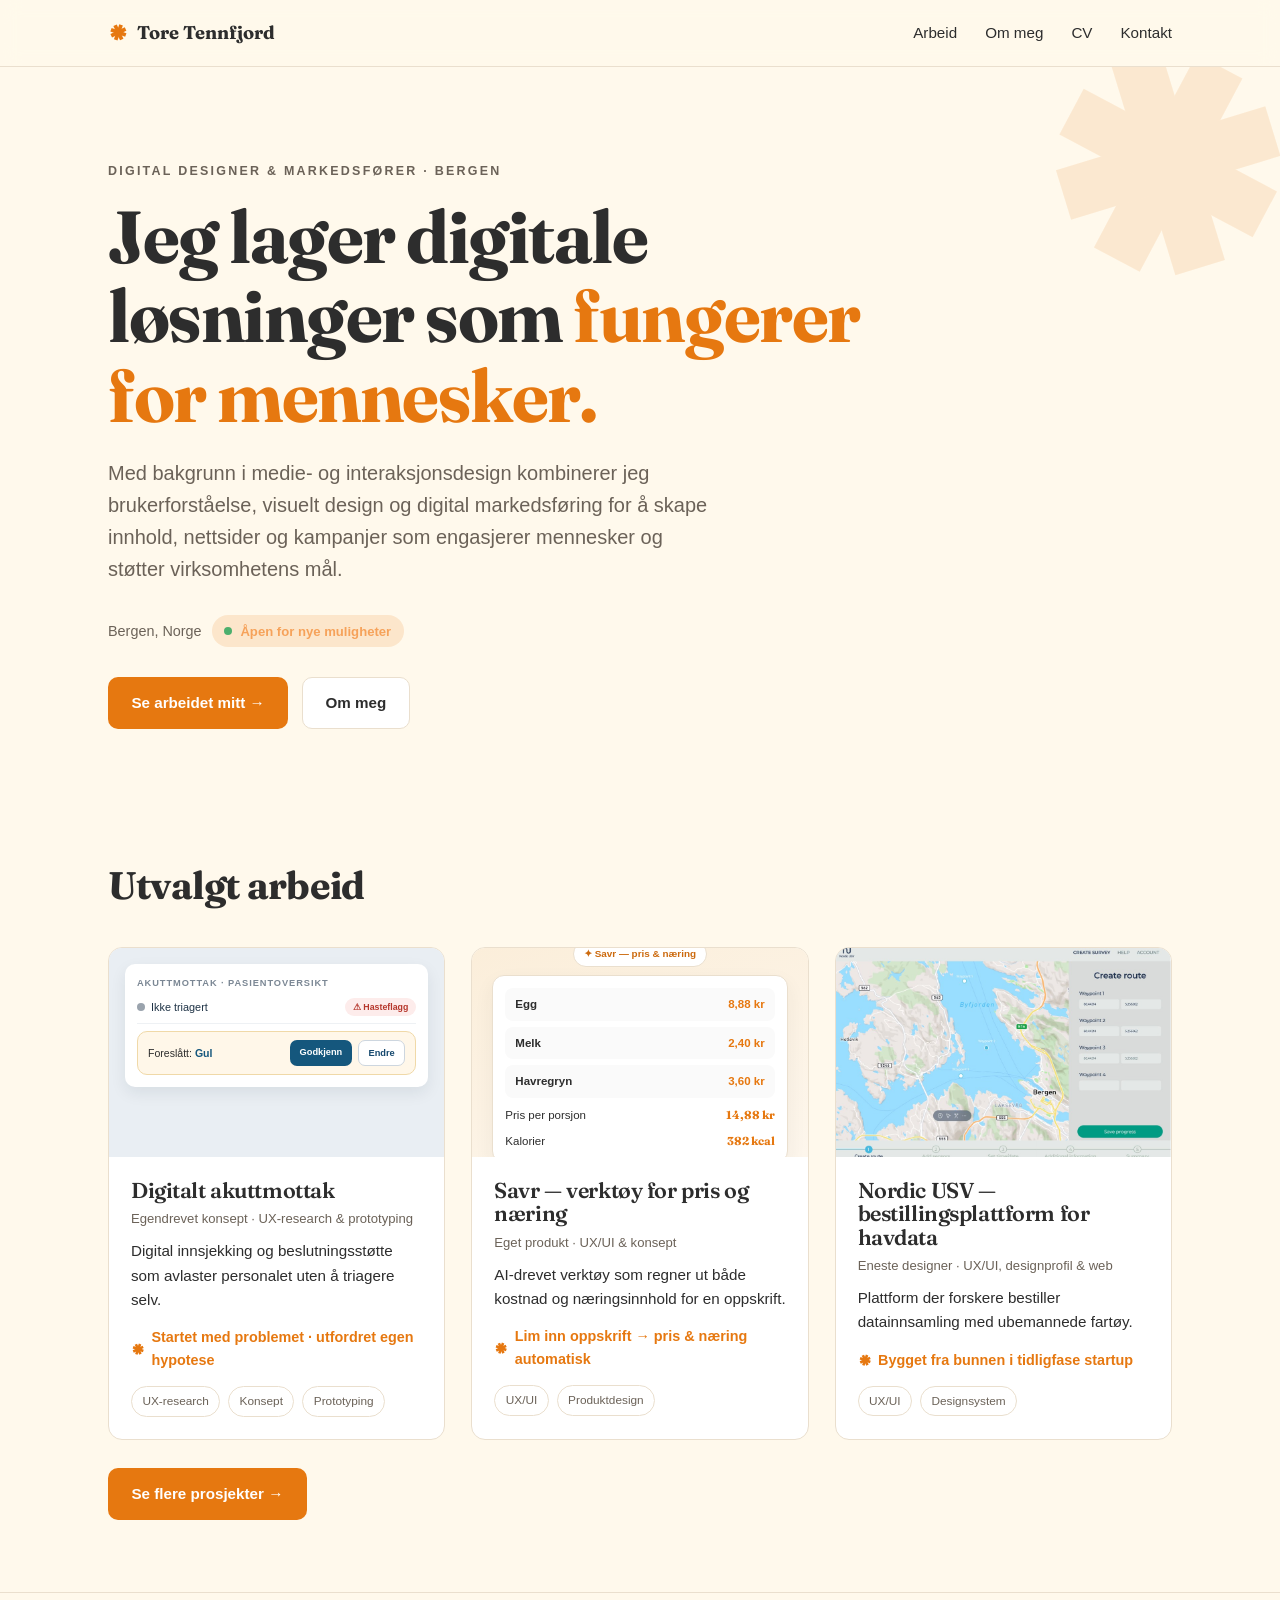
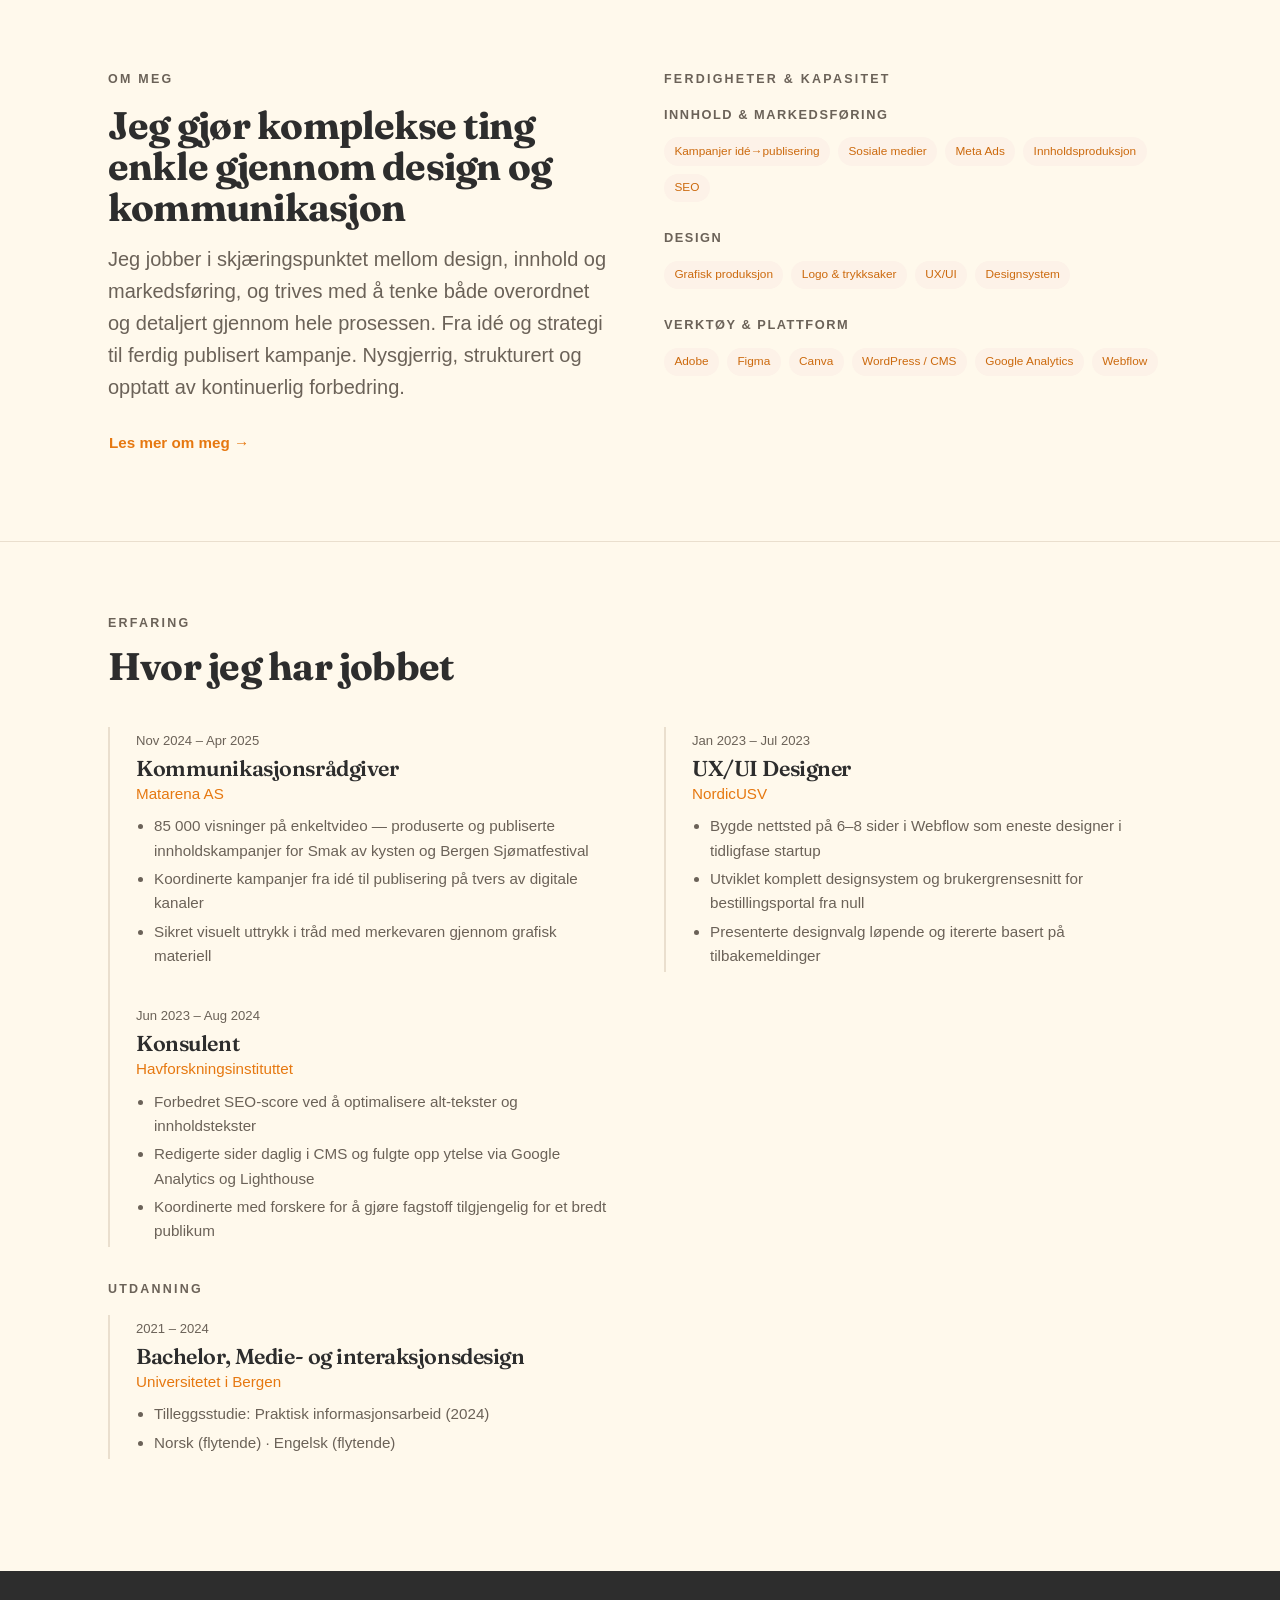
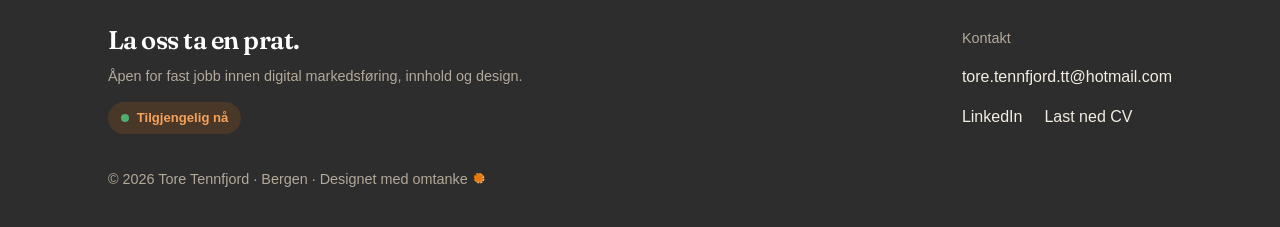
<file: index.html>
<!DOCTYPE html>
<html lang="no">
<head>
<meta charset="UTF-8">
<meta name="viewport" content="width=device-width, initial-scale=1.0">
<title>Tore Tennfjord — Digital Designer & Markedsfører</title>
<meta name="description" content="Tore Tennfjord — Digital Designer & Markedsfører i Bergen. Innhold, kampanjer og grafisk design som engasjerer.">
<link rel="icon" href="assets/favicon.svg" type="image/svg+xml">
<link rel="icon" href="assets/favicon-32.png" sizes="32x32" type="image/png">
<link rel="apple-touch-icon" href="assets/apple-touch-icon.png">
<link rel="icon" href="assets/favicon.ico" sizes="any">
<link rel="stylesheet" href="styles.css">
</head>
<body>

<!-- NAV -->
<header class="nav">
  <div class="wrap">
    <a href="index.html" class="brand"><span class="mark"><svg class="ast" viewBox="-50 -50 100 100" aria-hidden="true"><g fill="currentColor"><rect x="-9" y="-38" width="18" height="76" rx="0" transform="rotate(20)"/><rect x="-9" y="-38" width="18" height="76" rx="0" transform="rotate(65)"/><rect x="-9" y="-38" width="18" height="76" rx="0" transform="rotate(110)"/><rect x="-9" y="-38" width="18" height="76" rx="0" transform="rotate(155)"/></g></svg></span> Tore Tennfjord</a>
    <button class="nav-toggle" aria-label="Meny" onclick="document.getElementById('m').classList.toggle('open')">☰</button>
    <ul class="nav-links" id="m">
      <li><a href="arbeid.html">Arbeid</a></li>
      <li><a href="om.html">Om meg</a></li>
      <li><a href="assets/CV-Tore-Tennfjord.pdf" target="_blank">CV</a></li>
      <li><a href="kontakt.html">Kontakt</a></li>
    </ul>
  </div>
</header>

<!-- HERO -->
<section class="hero">
  <span class="float-mark" style="transform:rotate(8deg)"><svg class="ast" viewBox="-50 -50 100 100" aria-hidden="true"><g fill="currentColor"><rect x="-9" y="-38" width="18" height="76" rx="0" transform="rotate(20)"/><rect x="-9" y="-38" width="18" height="76" rx="0" transform="rotate(65)"/><rect x="-9" y="-38" width="18" height="76" rx="0" transform="rotate(110)"/><rect x="-9" y="-38" width="18" height="76" rx="0" transform="rotate(155)"/></g></svg></span>
  <div class="wrap">
    <span class="eyebrow">Digital Designer & Markedsfører · Bergen</span>
    <h1 class="display mt-s">Jeg lager digitale løsninger som <span class="serif-accent">fungerer for mennesker.</span></h1>
    <p class="lead">Med bakgrunn i medie- og interaksjonsdesign kombinerer jeg brukerforståelse, visuelt design og digital markedsføring for å skape innhold, nettsider og kampanjer som engasjerer mennesker og støtter virksomhetens mål.</p>
    <div class="hero-meta">
      <span>Bergen, Norge</span>
      <span class="badge-avail"><span class="pulse"></span> Åpen for nye muligheter</span>
    </div>
    <div class="hero-cta">
      <a href="arbeid.html" class="btn btn-primary">Se arbeidet mitt →</a>
      <a href="om.html" class="btn btn-secondary">Om meg</a>
    </div>
  </div>
</section>

<!-- SELECTED WORK -->
<section id="arbeid">
  <div class="wrap">
    <div class="section-head">
      <h2>Utvalgt arbeid</h2>
    </div>
    <div class="work-grid">

      <a href="prosjekt-akuttmottak.html" class="card">
        <div class="card-media" style="background:#e9eef3;padding:16px;display:block">
          <div style="background:#fff;border-radius:10px;padding:12px;box-shadow:0 6px 16px rgba(15,34,51,.08)">
            <div style="font-size:.58rem;letter-spacing:.1em;text-transform:uppercase;color:#7b8794;font-weight:700;margin-bottom:8px">Akuttmottak · pasientoversikt</div>
            <div style="display:flex;align-items:center;gap:6px;font-size:.68rem;color:#1f3346;border-bottom:1px solid #eef1f4;padding-bottom:7px;margin-bottom:7px"><span style="width:8px;height:8px;border-radius:50%;background:#9aa3ad;flex:none"></span>Ikke triagert <span class="badge2 badge-haste" style="font-size:.55rem;margin-left:auto">⚠ Hasteflagg</span></div>
            <div class="erm-sugg" style="margin-top:0;padding:8px 10px;font-size:.66rem"><span>Foreslått: <b style="color:#15577d">Gul</b></span><span class="acts"><span class="ok" style="font-size:.58rem">Godkjenn</span><span class="edit" style="font-size:.58rem">Endre</span></span></div>
          </div>
        </div>
        <div class="card-body">
          <h3>Digitalt akuttmottak</h3>
          <p class="card-role">Egendrevet konsept · UX-research & prototyping</p>
          <p class="card-prob">Digital innsjekking og beslutningsstøtte som avlaster personalet uten å triagere selv.</p>
          <p class="card-result"><svg class="ast" viewBox="-50 -50 100 100" aria-hidden="true"><g fill="currentColor"><rect x="-9" y="-38" width="18" height="76" rx="0" transform="rotate(20)"/><rect x="-9" y="-38" width="18" height="76" rx="0" transform="rotate(65)"/><rect x="-9" y="-38" width="18" height="76" rx="0" transform="rotate(110)"/><rect x="-9" y="-38" width="18" height="76" rx="0" transform="rotate(155)"/></g></svg> Startet med problemet · utfordret egen hypotese</p>
          <div class="tags"><span class="tag-plain tag">UX-research</span><span class="tag-plain tag">Konsept</span><span class="tag-plain tag">Prototyping</span></div>
        </div>
      </a>

      <a href="prosjekt-savr.html" class="card">
        <div class="card-media">
          <div class="savr-mini">
            <span class="chip">✦ Savr — pris & næring</span>
            <div class="panel">
              <div class="row"><b>Egg</b><span class="price">8,88 kr</span></div>
              <div class="row"><b>Melk</b><span class="price">2,40 kr</span></div>
              <div class="row"><b>Havregryn</b><span class="price">3,60 kr</span></div>
              <div class="tot"><span>Pris per porsjon</span><span class="v">14,88 kr</span></div>
              <div class="tot"><span>Kalorier</span><span class="v">382 kcal</span></div>
            </div>
          </div>
        </div>
        <div class="card-body">
          <h3>Savr — verktøy for pris og næring</h3>
          <p class="card-role">Eget produkt · UX/UI & konsept</p>
          <p class="card-prob">AI-drevet verktøy som regner ut både kostnad og næringsinnhold for en oppskrift.</p>
          <p class="card-result"><svg class="ast" viewBox="-50 -50 100 100" aria-hidden="true"><g fill="currentColor"><rect x="-9" y="-38" width="18" height="76" rx="0" transform="rotate(20)"/><rect x="-9" y="-38" width="18" height="76" rx="0" transform="rotate(65)"/><rect x="-9" y="-38" width="18" height="76" rx="0" transform="rotate(110)"/><rect x="-9" y="-38" width="18" height="76" rx="0" transform="rotate(155)"/></g></svg> Lim inn oppskrift → pris & næring automatisk</p>
          <div class="tags"><span class="tag-plain tag">UX/UI</span><span class="tag-plain tag">Produktdesign</span></div>
        </div>
      </a>

      <a href="prosjekt-nordicusv.html" class="card">
        <div class="card-media"><img src="assets/nordicusv-card.jpg" alt="Nordic USV bestillingsplattform"></div>
        <div class="card-body">
          <h3>Nordic USV — bestillingsplattform for havdata</h3>
          <p class="card-role">Eneste designer · UX/UI, designprofil & web</p>
          <p class="card-prob">Plattform der forskere bestiller datainnsamling med ubemannede fartøy.</p>
          <p class="card-result"><svg class="ast" viewBox="-50 -50 100 100" aria-hidden="true"><g fill="currentColor"><rect x="-9" y="-38" width="18" height="76" rx="0" transform="rotate(20)"/><rect x="-9" y="-38" width="18" height="76" rx="0" transform="rotate(65)"/><rect x="-9" y="-38" width="18" height="76" rx="0" transform="rotate(110)"/><rect x="-9" y="-38" width="18" height="76" rx="0" transform="rotate(155)"/></g></svg> Bygget fra bunnen i tidligfase startup</p>
          <div class="tags"><span class="tag-plain tag">UX/UI</span><span class="tag-plain tag">Designsystem</span></div>
        </div>
      </a>

    </div>

    <div class="mt-m">
      <a href="arbeid.html" class="btn btn-primary">Se flere prosjekter →</a>
    </div>
  </div>
</section>

<hr class="divider">

<!-- ABOUT PREVIEW -->
<section id="om">
  <div class="wrap two-col">
    <div>
      <span class="eyebrow">Om meg</span>
      <h2 class="mt-s">Jeg gjør komplekse ting enkle gjennom design og kommunikasjon</h2>
      <p class="lead mt-s">Jeg jobber i skjæringspunktet mellom design, innhold og markedsføring, og trives med å tenke både overordnet og detaljert gjennom hele prosessen. Fra idé og strategi til ferdig publisert kampanje. Nysgjerrig, strukturert og opptatt av kontinuerlig forbedring.</p>
      <a href="om.html" class="btn btn-ghost mt-s">Les mer om meg →</a>
    </div>
    <div>
      <span class="eyebrow">Ferdigheter & kapasitet</span>
      <div class="mt-s">
        <div class="skill-group">
          <h4>Innhold & markedsføring</h4>
          <div class="tags"><span class="tag">Kampanjer idé→publisering</span><span class="tag">Sosiale medier</span><span class="tag">Meta Ads</span><span class="tag">Innholdsproduksjon</span><span class="tag">SEO</span></div>
        </div>
        <div class="skill-group">
          <h4>Design</h4>
          <div class="tags"><span class="tag">Grafisk produksjon</span><span class="tag">Logo & trykksaker</span><span class="tag">UX/UI</span><span class="tag">Designsystem</span></div>
        </div>
        <div class="skill-group">
          <h4>Verktøy & plattform</h4>
          <div class="tags"><span class="tag">Adobe</span><span class="tag">Figma</span><span class="tag">Canva</span><span class="tag">WordPress / CMS</span><span class="tag">Google Analytics</span><span class="tag">Webflow</span></div>
        </div>
      </div>
    </div>
  </div>
</section>

<hr class="divider">

<!-- EXPERIENCE -->
<section id="erfaring">
  <div class="wrap">
    <div class="section-head"><span class="eyebrow">Erfaring</span><h2>Hvor jeg har jobbet</h2></div>
    <div class="two-col">
      <div class="timeline">
        <div class="exp">
          <span class="when">Nov 2024 – Apr 2025</span>
          <h3>Kommunikasjonsrådgiver</h3>
          <div class="where">Matarena AS</div>
          <ul>
            <li>85 000 visninger på enkeltvideo — produserte og publiserte innholdskampanjer for Smak av kysten og Bergen Sjømatfestival</li>
            <li>Koordinerte kampanjer fra idé til publisering på tvers av digitale kanaler</li>
            <li>Sikret visuelt uttrykk i tråd med merkevaren gjennom grafisk materiell</li>
          </ul>
        </div>
        <div class="exp">
          <span class="when">Jun 2023 – Aug 2024</span>
          <h3>Konsulent</h3>
          <div class="where">Havforskningsinstituttet</div>
          <ul>
            <li>Forbedret SEO-score ved å optimalisere alt-tekster og innholdstekster</li>
            <li>Redigerte sider daglig i CMS og fulgte opp ytelse via Google Analytics og Lighthouse</li>
            <li>Koordinerte med forskere for å gjøre fagstoff tilgjengelig for et bredt publikum</li>
          </ul>
        </div>
      </div>
      <div class="timeline">
        <div class="exp">
          <span class="when">Jan 2023 – Jul 2023</span>
          <h3>UX/UI Designer</h3>
          <div class="where">NordicUSV</div>
          <ul>
            <li>Bygde nettsted på 6–8 sider i Webflow som eneste designer i tidligfase startup</li>
            <li>Utviklet komplett designsystem og brukergrensesnitt for bestillingsportal fra null</li>
            <li>Presenterte designvalg løpende og itererte basert på tilbakemeldinger</li>
          </ul>
        </div>
      </div>
    </div>

    <div class="mt-m">
      <span class="eyebrow">Utdanning</span>
      <div class="timeline mt-s" style="max-width:520px">
        <div class="exp">
          <span class="when">2021 – 2024</span>
          <h3>Bachelor, Medie- og interaksjonsdesign</h3>
          <div class="where">Universitetet i Bergen</div>
          <ul>
            <li>Tilleggsstudie: Praktisk informasjonsarbeid (2024)</li>
            <li>Norsk (flytende) · Engelsk (flytende)</li>
          </ul>
        </div>
      </div>
    </div>
  </div>
</section>

<!-- FOOTER -->
<footer class="footer" id="kontakt">
  <div class="wrap">
    <div class="footer-grid">
      <div>
        <h3>La oss ta en prat.</h3>
        <p class="muted">Åpen for fast jobb innen digital markedsføring, innhold og design.</p>
        <p class="mt-s"><span class="badge-avail"><span class="pulse"></span> Tilgjengelig nå</span></p>
      </div>
      <div>
        <p class="muted">Kontakt</p>
        <p class="mt-s"><a href="mailto:tore.tennfjord.tt@hotmail.com">tore.tennfjord.tt@hotmail.com</a></p>
        <p class="mt-s footer-links">
          <a href="https://www.linkedin.com/in/tore-tennfjord" target="_blank">LinkedIn</a>
          <a href="assets/CV-Tore-Tennfjord.pdf" target="_blank">Last ned CV</a>
        </p>
      </div>
    </div>
    <p class="muted">© 2026 Tore Tennfjord · Bergen · Designet med omtanke <span class="asterisk"><svg class="ast" viewBox="-52 -52 111 111" aria-hidden="true"><g fill="#F2BC86" transform="translate(6,6)"><rect x="-9" y="-38" width="18" height="76" rx="0" transform="rotate(20)"/><rect x="-9" y="-38" width="18" height="76" rx="0" transform="rotate(65)"/><rect x="-9" y="-38" width="18" height="76" rx="0" transform="rotate(110)"/><rect x="-9" y="-38" width="18" height="76" rx="0" transform="rotate(155)"/></g><g fill="#E67810"><rect x="-9" y="-38" width="18" height="76" rx="0" transform="rotate(20)"/><rect x="-9" y="-38" width="18" height="76" rx="0" transform="rotate(65)"/><rect x="-9" y="-38" width="18" height="76" rx="0" transform="rotate(110)"/><rect x="-9" y="-38" width="18" height="76" rx="0" transform="rotate(155)"/></g></svg></span></p>
  </div>
</footer>

</body>
</html>
</file>
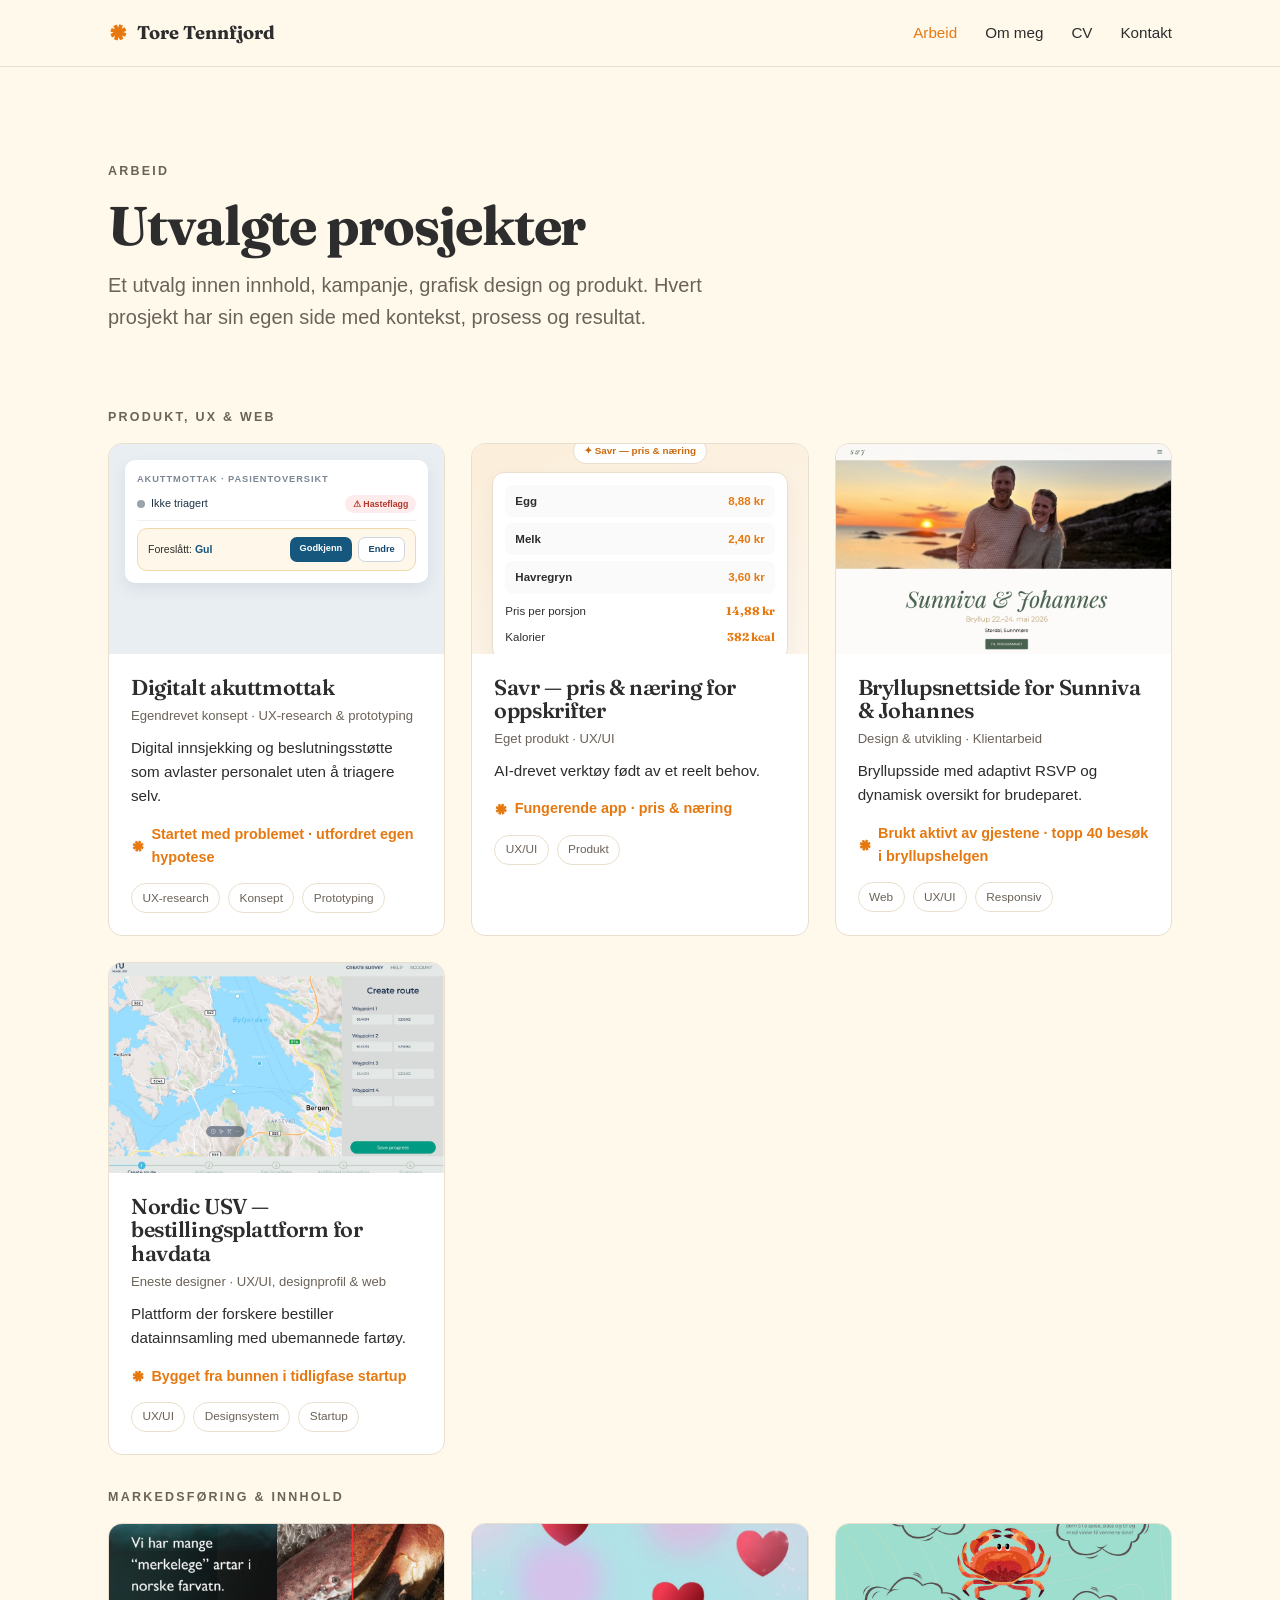
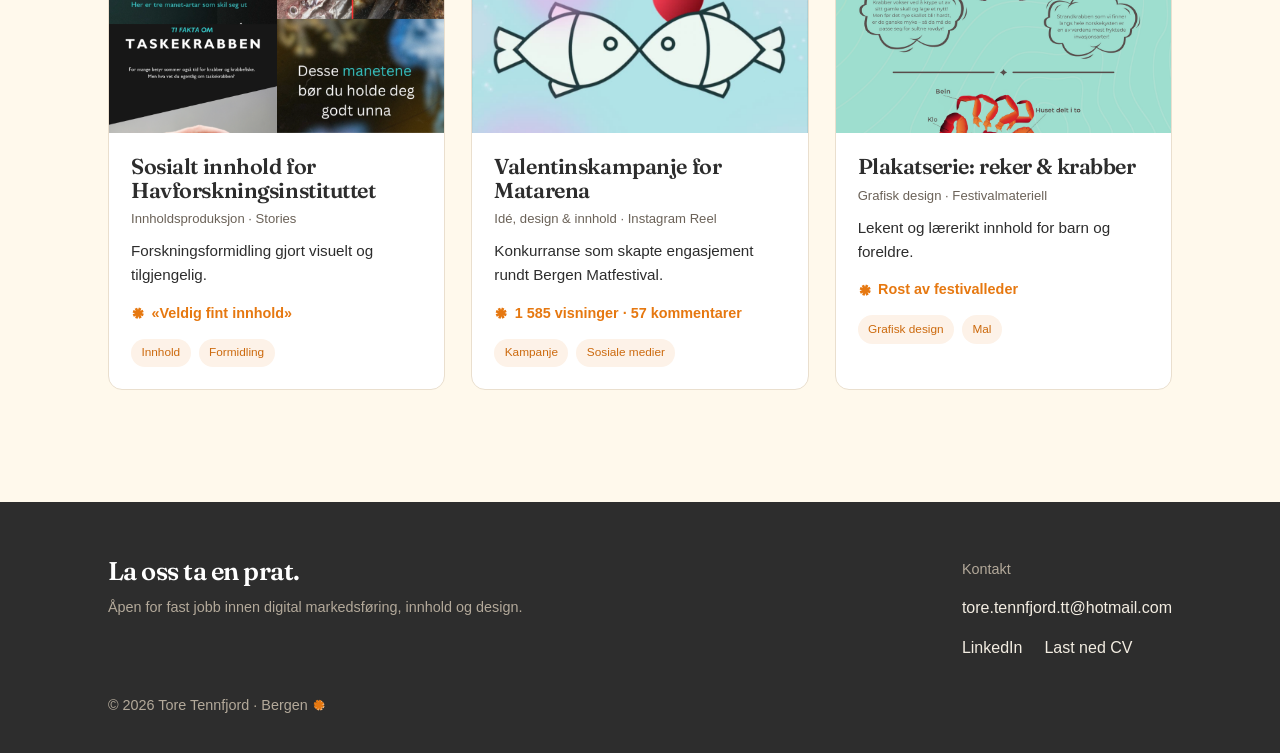
<file: arbeid.html>
<!DOCTYPE html>
<html lang="no">
<head>
<meta charset="UTF-8">
<meta name="viewport" content="width=device-width, initial-scale=1.0">
<title>Arbeid — Tore Tennfjord</title>
<meta name="description" content="Utvalgte prosjekter: kampanjer, sosialt innhold, grafisk design og UX.">
<link rel="icon" href="assets/favicon.svg" type="image/svg+xml">
<link rel="icon" href="assets/favicon-32.png" sizes="32x32" type="image/png">
<link rel="apple-touch-icon" href="assets/apple-touch-icon.png">
<link rel="icon" href="assets/favicon.ico" sizes="any">
<link rel="stylesheet" href="styles.css">
</head>
<body>
<header class="nav">
  <div class="wrap">
    <a href="index.html" class="brand"><span class="mark"><svg class="ast" viewBox="-50 -50 100 100" aria-hidden="true"><g fill="currentColor"><rect x="-9" y="-38" width="18" height="76" rx="0" transform="rotate(20)"/><rect x="-9" y="-38" width="18" height="76" rx="0" transform="rotate(65)"/><rect x="-9" y="-38" width="18" height="76" rx="0" transform="rotate(110)"/><rect x="-9" y="-38" width="18" height="76" rx="0" transform="rotate(155)"/></g></svg></span> Tore Tennfjord</a>
    <button class="nav-toggle" aria-label="Meny" onclick="document.getElementById('m').classList.toggle('open')">☰</button>
    <ul class="nav-links" id="m">
      <li><a href="arbeid.html" class="active">Arbeid</a></li>
      <li><a href="om.html">Om meg</a></li>
      <li><a href="assets/CV-Tore-Tennfjord.pdf" target="_blank">CV</a></li>
      <li><a href="kontakt.html">Kontakt</a></li>
    </ul>
  </div>
</header>

<section class="hero" style="padding-bottom:30px">
  <div class="wrap">
    <span class="eyebrow">Arbeid</span>
    <h1 class="mt-s">Utvalgte prosjekter</h1>
    <p class="lead mt-s">Et utvalg innen innhold, kampanje, grafisk design og produkt. Hvert prosjekt har sin egen side med kontekst, prosess og resultat.</p>
  </div>
</section>

<section style="padding-top:10px">
  <div class="wrap">
    <span class="eyebrow">Produkt, UX & web</span>
    <div class="work-grid mt-s">
      <a href="prosjekt-akuttmottak.html" class="card">
        <div class="card-media" style="background:#e9eef3;padding:16px;display:block">
          <div style="background:#fff;border-radius:10px;padding:12px;box-shadow:0 6px 16px rgba(15,34,51,.08)">
            <div style="font-size:.58rem;letter-spacing:.1em;text-transform:uppercase;color:#7b8794;font-weight:700;margin-bottom:8px">Akuttmottak · pasientoversikt</div>
            <div style="display:flex;align-items:center;gap:6px;font-size:.68rem;color:#1f3346;border-bottom:1px solid #eef1f4;padding-bottom:7px;margin-bottom:7px"><span style="width:8px;height:8px;border-radius:50%;background:#9aa3ad;flex:none"></span>Ikke triagert <span class="badge2 badge-haste" style="font-size:.55rem;margin-left:auto">⚠ Hasteflagg</span></div>
            <div class="erm-sugg" style="margin-top:0;padding:8px 10px;font-size:.66rem"><span>Foreslått: <b style="color:#15577d">Gul</b></span><span class="acts"><span class="ok" style="font-size:.58rem">Godkjenn</span><span class="edit" style="font-size:.58rem">Endre</span></span></div>
          </div>
        </div>
        <div class="card-body">
          <h3>Digitalt akuttmottak</h3>
          <p class="card-role">Egendrevet konsept · UX-research & prototyping</p>
          <p class="card-prob">Digital innsjekking og beslutningsstøtte som avlaster personalet uten å triagere selv.</p>
          <p class="card-result"><svg class="ast" viewBox="-50 -50 100 100" aria-hidden="true"><g fill="currentColor"><rect x="-9" y="-38" width="18" height="76" rx="0" transform="rotate(20)"/><rect x="-9" y="-38" width="18" height="76" rx="0" transform="rotate(65)"/><rect x="-9" y="-38" width="18" height="76" rx="0" transform="rotate(110)"/><rect x="-9" y="-38" width="18" height="76" rx="0" transform="rotate(155)"/></g></svg> Startet med problemet · utfordret egen hypotese</p>
          <div class="tags"><span class="tag-plain tag">UX-research</span><span class="tag-plain tag">Konsept</span><span class="tag-plain tag">Prototyping</span></div>
        </div>
      </a>
      <a href="prosjekt-savr.html" class="card">
        <div class="card-media">
          <div class="savr-mini">
            <span class="chip">✦ Savr — pris & næring</span>
            <div class="panel">
              <div class="row"><b>Egg</b><span class="price">8,88 kr</span></div>
              <div class="row"><b>Melk</b><span class="price">2,40 kr</span></div>
              <div class="row"><b>Havregryn</b><span class="price">3,60 kr</span></div>
              <div class="tot"><span>Pris per porsjon</span><span class="v">14,88 kr</span></div>
              <div class="tot"><span>Kalorier</span><span class="v">382 kcal</span></div>
            </div>
          </div>
        </div>
        <div class="card-body">
          <h3>Savr — pris & næring for oppskrifter</h3>
          <p class="card-role">Eget produkt · UX/UI</p>
          <p class="card-prob">AI-drevet verktøy født av et reelt behov.</p>
          <p class="card-result"><svg class="ast" viewBox="-50 -50 100 100" aria-hidden="true"><g fill="currentColor"><rect x="-9" y="-38" width="18" height="76" rx="0" transform="rotate(20)"/><rect x="-9" y="-38" width="18" height="76" rx="0" transform="rotate(65)"/><rect x="-9" y="-38" width="18" height="76" rx="0" transform="rotate(110)"/><rect x="-9" y="-38" width="18" height="76" rx="0" transform="rotate(155)"/></g></svg> Fungerende app · pris & næring</p>
          <div class="tags"><span class="tag-plain tag">UX/UI</span><span class="tag-plain tag">Produkt</span></div>
        </div>
      </a>
      <a href="prosjekt-bryllup.html" class="card">
        <div class="card-media"><img src="assets/bryllup-card.jpg" alt="Bryllupsnettside for Sunniva & Johannes"></div>
        <div class="card-body">
          <h3>Bryllupsnettside for Sunniva & Johannes</h3>
          <p class="card-role">Design & utvikling · Klientarbeid</p>
          <p class="card-prob">Bryllupsside med adaptivt RSVP og dynamisk oversikt for brudeparet.</p>
          <p class="card-result"><svg class="ast" viewBox="-50 -50 100 100" aria-hidden="true"><g fill="currentColor"><rect x="-9" y="-38" width="18" height="76" rx="0" transform="rotate(20)"/><rect x="-9" y="-38" width="18" height="76" rx="0" transform="rotate(65)"/><rect x="-9" y="-38" width="18" height="76" rx="0" transform="rotate(110)"/><rect x="-9" y="-38" width="18" height="76" rx="0" transform="rotate(155)"/></g></svg> Brukt aktivt av gjestene · topp 40 besøk i bryllupshelgen</p>
          <div class="tags"><span class="tag-plain tag">Web</span><span class="tag-plain tag">UX/UI</span><span class="tag-plain tag">Responsiv</span></div>
        </div>
      </a>
      <a href="prosjekt-nordicusv.html" class="card">
        <div class="card-media"><img src="assets/nordicusv-card.jpg" alt="Nordic USV bestillingsplattform"></div>
        <div class="card-body">
          <h3>Nordic USV — bestillingsplattform for havdata</h3>
          <p class="card-role">Eneste designer · UX/UI, designprofil & web</p>
          <p class="card-prob">Plattform der forskere bestiller datainnsamling med ubemannede fartøy.</p>
          <p class="card-result"><svg class="ast" viewBox="-50 -50 100 100" aria-hidden="true"><g fill="currentColor"><rect x="-9" y="-38" width="18" height="76" rx="0" transform="rotate(20)"/><rect x="-9" y="-38" width="18" height="76" rx="0" transform="rotate(65)"/><rect x="-9" y="-38" width="18" height="76" rx="0" transform="rotate(110)"/><rect x="-9" y="-38" width="18" height="76" rx="0" transform="rotate(155)"/></g></svg> Bygget fra bunnen i tidligfase startup</p>
          <div class="tags"><span class="tag-plain tag">UX/UI</span><span class="tag-plain tag">Designsystem</span><span class="tag-plain tag">Startup</span></div>
        </div>
      </a>
    </div>

    <div class="mt-m">
      <span class="eyebrow">Markedsføring & innhold</span>
      <div class="work-grid mt-s">
        <a href="prosjekt-havforskningsinstituttet.html" class="card">
          <div class="card-media"><img src="assets/hav-collage.jpg" alt="Instagram Stories for Havforskningsinstituttet"></div>
          <div class="card-body">
            <h3>Sosialt innhold for Havforskningsinstituttet</h3>
            <p class="card-role">Innholdsproduksjon · Stories</p>
            <p class="card-prob">Forskningsformidling gjort visuelt og tilgjengelig.</p>
            <p class="card-result"><svg class="ast" viewBox="-50 -50 100 100" aria-hidden="true"><g fill="currentColor"><rect x="-9" y="-38" width="18" height="76" rx="0" transform="rotate(20)"/><rect x="-9" y="-38" width="18" height="76" rx="0" transform="rotate(65)"/><rect x="-9" y="-38" width="18" height="76" rx="0" transform="rotate(110)"/><rect x="-9" y="-38" width="18" height="76" rx="0" transform="rotate(155)"/></g></svg> «Veldig fint innhold»</p>
            <div class="tags"><span class="tag">Innhold</span><span class="tag">Formidling</span></div>
          </div>
        </a>
        <a href="prosjekt-valentine.html" class="card">
          <div class="card-media"><img src="assets/valentine-card.jpg" alt="Valentinskampanje for Bergen Sjømatfestival"></div>
          <div class="card-body">
            <h3>Valentinskampanje for Matarena</h3>
            <p class="card-role">Idé, design & innhold · Instagram Reel</p>
            <p class="card-prob">Konkurranse som skapte engasjement rundt Bergen Matfestival.</p>
            <p class="card-result"><svg class="ast" viewBox="-50 -50 100 100" aria-hidden="true"><g fill="currentColor"><rect x="-9" y="-38" width="18" height="76" rx="0" transform="rotate(20)"/><rect x="-9" y="-38" width="18" height="76" rx="0" transform="rotate(65)"/><rect x="-9" y="-38" width="18" height="76" rx="0" transform="rotate(110)"/><rect x="-9" y="-38" width="18" height="76" rx="0" transform="rotate(155)"/></g></svg> 1 585 visninger · 57 kommentarer</p>
            <div class="tags"><span class="tag">Kampanje</span><span class="tag">Sosiale medier</span></div>
          </div>
        </a>
        <a href="prosjekt-plakater.html" class="card">
          <div class="card-media"><img src="assets/krabber.png" alt="Plakat: Kule fakta om krabber"></div>
          <div class="card-body">
            <h3>Plakatserie: reker & krabber</h3>
            <p class="card-role">Grafisk design · Festivalmateriell</p>
            <p class="card-prob">Lekent og lærerikt innhold for barn og foreldre.</p>
            <p class="card-result"><svg class="ast" viewBox="-50 -50 100 100" aria-hidden="true"><g fill="currentColor"><rect x="-9" y="-38" width="18" height="76" rx="0" transform="rotate(20)"/><rect x="-9" y="-38" width="18" height="76" rx="0" transform="rotate(65)"/><rect x="-9" y="-38" width="18" height="76" rx="0" transform="rotate(110)"/><rect x="-9" y="-38" width="18" height="76" rx="0" transform="rotate(155)"/></g></svg> Rost av festivalleder</p>
            <div class="tags"><span class="tag">Grafisk design</span><span class="tag">Mal</span></div>
          </div>
        </a>
      </div>
    </div>
  </div>
</section>

<footer class="footer">
  <div class="wrap">
    <div class="footer-grid">
      <div><h3>La oss ta en prat.</h3><p class="muted">Åpen for fast jobb innen digital markedsføring, innhold og design.</p></div>
      <div><p class="muted">Kontakt</p>
        <p class="mt-s"><a href="mailto:tore.tennfjord.tt@hotmail.com">tore.tennfjord.tt@hotmail.com</a></p>
        <p class="mt-s footer-links"><a href="https://www.linkedin.com/in/tore-tennfjord" target="_blank">LinkedIn</a><a href="assets/CV-Tore-Tennfjord.pdf" target="_blank">Last ned CV</a></p>
      </div>
    </div>
    <p class="muted">© 2026 Tore Tennfjord · Bergen <span class="asterisk"><svg class="ast" viewBox="-52 -52 111 111" aria-hidden="true"><g fill="#F2BC86" transform="translate(6,6)"><rect x="-9" y="-38" width="18" height="76" rx="0" transform="rotate(20)"/><rect x="-9" y="-38" width="18" height="76" rx="0" transform="rotate(65)"/><rect x="-9" y="-38" width="18" height="76" rx="0" transform="rotate(110)"/><rect x="-9" y="-38" width="18" height="76" rx="0" transform="rotate(155)"/></g><g fill="#E67810"><rect x="-9" y="-38" width="18" height="76" rx="0" transform="rotate(20)"/><rect x="-9" y="-38" width="18" height="76" rx="0" transform="rotate(65)"/><rect x="-9" y="-38" width="18" height="76" rx="0" transform="rotate(110)"/><rect x="-9" y="-38" width="18" height="76" rx="0" transform="rotate(155)"/></g></svg></span></p>
  </div>
</footer>
</body>
</html>
</file>
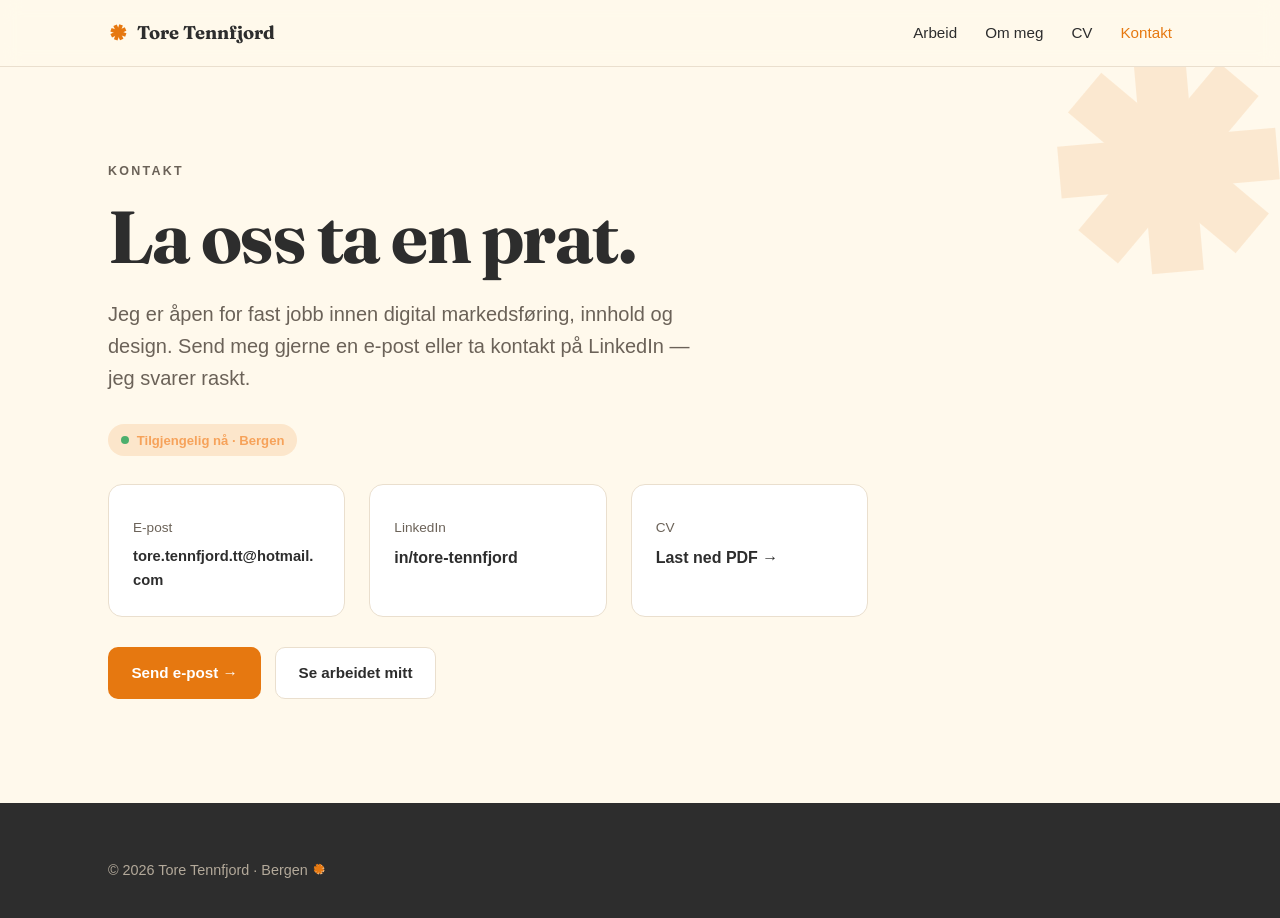
<file: kontakt.html>
<!DOCTYPE html>
<html lang="no">
<head>
<meta charset="UTF-8">
<meta name="viewport" content="width=device-width, initial-scale=1.0">
<title>Kontakt — Tore Tennfjord</title>
<meta name="description" content="Kontakt Tore Tennfjord — Digital Designer & Markedsfører i Bergen.">
<link rel="icon" href="assets/favicon.svg" type="image/svg+xml">
<link rel="icon" href="assets/favicon-32.png" sizes="32x32" type="image/png">
<link rel="apple-touch-icon" href="assets/apple-touch-icon.png">
<link rel="icon" href="assets/favicon.ico" sizes="any">
<link rel="stylesheet" href="styles.css">
</head>
<body>
<header class="nav">
  <div class="wrap">
    <a href="index.html" class="brand"><span class="mark"><svg class="ast" viewBox="-50 -50 100 100" aria-hidden="true"><g fill="currentColor"><rect x="-9" y="-38" width="18" height="76" rx="0" transform="rotate(20)"/><rect x="-9" y="-38" width="18" height="76" rx="0" transform="rotate(65)"/><rect x="-9" y="-38" width="18" height="76" rx="0" transform="rotate(110)"/><rect x="-9" y="-38" width="18" height="76" rx="0" transform="rotate(155)"/></g></svg></span> Tore Tennfjord</a>
    <button class="nav-toggle" aria-label="Meny" onclick="document.getElementById('m').classList.toggle('open')">☰</button>
    <ul class="nav-links" id="m">
      <li><a href="arbeid.html">Arbeid</a></li>
      <li><a href="om.html">Om meg</a></li>
      <li><a href="assets/CV-Tore-Tennfjord.pdf" target="_blank">CV</a></li>
      <li><a href="kontakt.html" class="active">Kontakt</a></li>
    </ul>
  </div>
</header>

<section class="hero">
  <span class="float-mark" style="transform:rotate(20deg)"><svg class="ast" viewBox="-50 -50 100 100" aria-hidden="true"><g fill="currentColor"><rect x="-9" y="-38" width="18" height="76" rx="0" transform="rotate(20)"/><rect x="-9" y="-38" width="18" height="76" rx="0" transform="rotate(65)"/><rect x="-9" y="-38" width="18" height="76" rx="0" transform="rotate(110)"/><rect x="-9" y="-38" width="18" height="76" rx="0" transform="rotate(155)"/></g></svg></span>
  <div class="wrap">
    <span class="eyebrow">Kontakt</span>
    <h1 class="display mt-s">La oss ta en prat.</h1>
    <p class="lead mt-s">Jeg er åpen for fast jobb innen digital markedsføring, innhold og design. Send meg gjerne en e-post eller ta kontakt på LinkedIn — jeg svarer raskt.</p>
    <p class="mt-s"><span class="badge-avail"><span class="pulse"></span> Tilgjengelig nå · Bergen</span></p>

    <div class="stats mt-m" style="max-width:760px">
      <a href="mailto:tore.tennfjord.tt@hotmail.com" class="stat" style="text-decoration:none">
        <div class="lbl">E-post</div>
        <div style="font-weight:600;margin-top:6px;overflow-wrap:anywhere;word-break:break-word;font-size:.92rem">tore.tennfjord.tt@hotmail.com</div>
      </a>
      <a href="https://www.linkedin.com/in/tore-tennfjord" target="_blank" class="stat" style="text-decoration:none">
        <div class="lbl">LinkedIn</div>
        <div style="font-weight:600;margin-top:6px">in/tore-tennfjord</div>
      </a>
      <a href="assets/CV-Tore-Tennfjord.pdf" target="_blank" class="stat" style="text-decoration:none">
        <div class="lbl">CV</div>
        <div style="font-weight:600;margin-top:6px">Last ned PDF →</div>
      </a>
    </div>

    <div class="hero-cta mt-m">
      <a href="mailto:tore.tennfjord.tt@hotmail.com" class="btn btn-primary">Send e-post →</a>
      <a href="arbeid.html" class="btn btn-secondary">Se arbeidet mitt</a>
    </div>
  </div>
</section>

<footer class="footer">
  <div class="wrap">
    <p class="muted">© 2026 Tore Tennfjord · Bergen <span class="asterisk"><svg class="ast" viewBox="-52 -52 111 111" aria-hidden="true"><g fill="#F2BC86" transform="translate(6,6)"><rect x="-9" y="-38" width="18" height="76" rx="0" transform="rotate(20)"/><rect x="-9" y="-38" width="18" height="76" rx="0" transform="rotate(65)"/><rect x="-9" y="-38" width="18" height="76" rx="0" transform="rotate(110)"/><rect x="-9" y="-38" width="18" height="76" rx="0" transform="rotate(155)"/></g><g fill="#E67810"><rect x="-9" y="-38" width="18" height="76" rx="0" transform="rotate(20)"/><rect x="-9" y="-38" width="18" height="76" rx="0" transform="rotate(65)"/><rect x="-9" y="-38" width="18" height="76" rx="0" transform="rotate(110)"/><rect x="-9" y="-38" width="18" height="76" rx="0" transform="rotate(155)"/></g></svg></span></p>
  </div>
</footer>
</body>
</html>
</file>
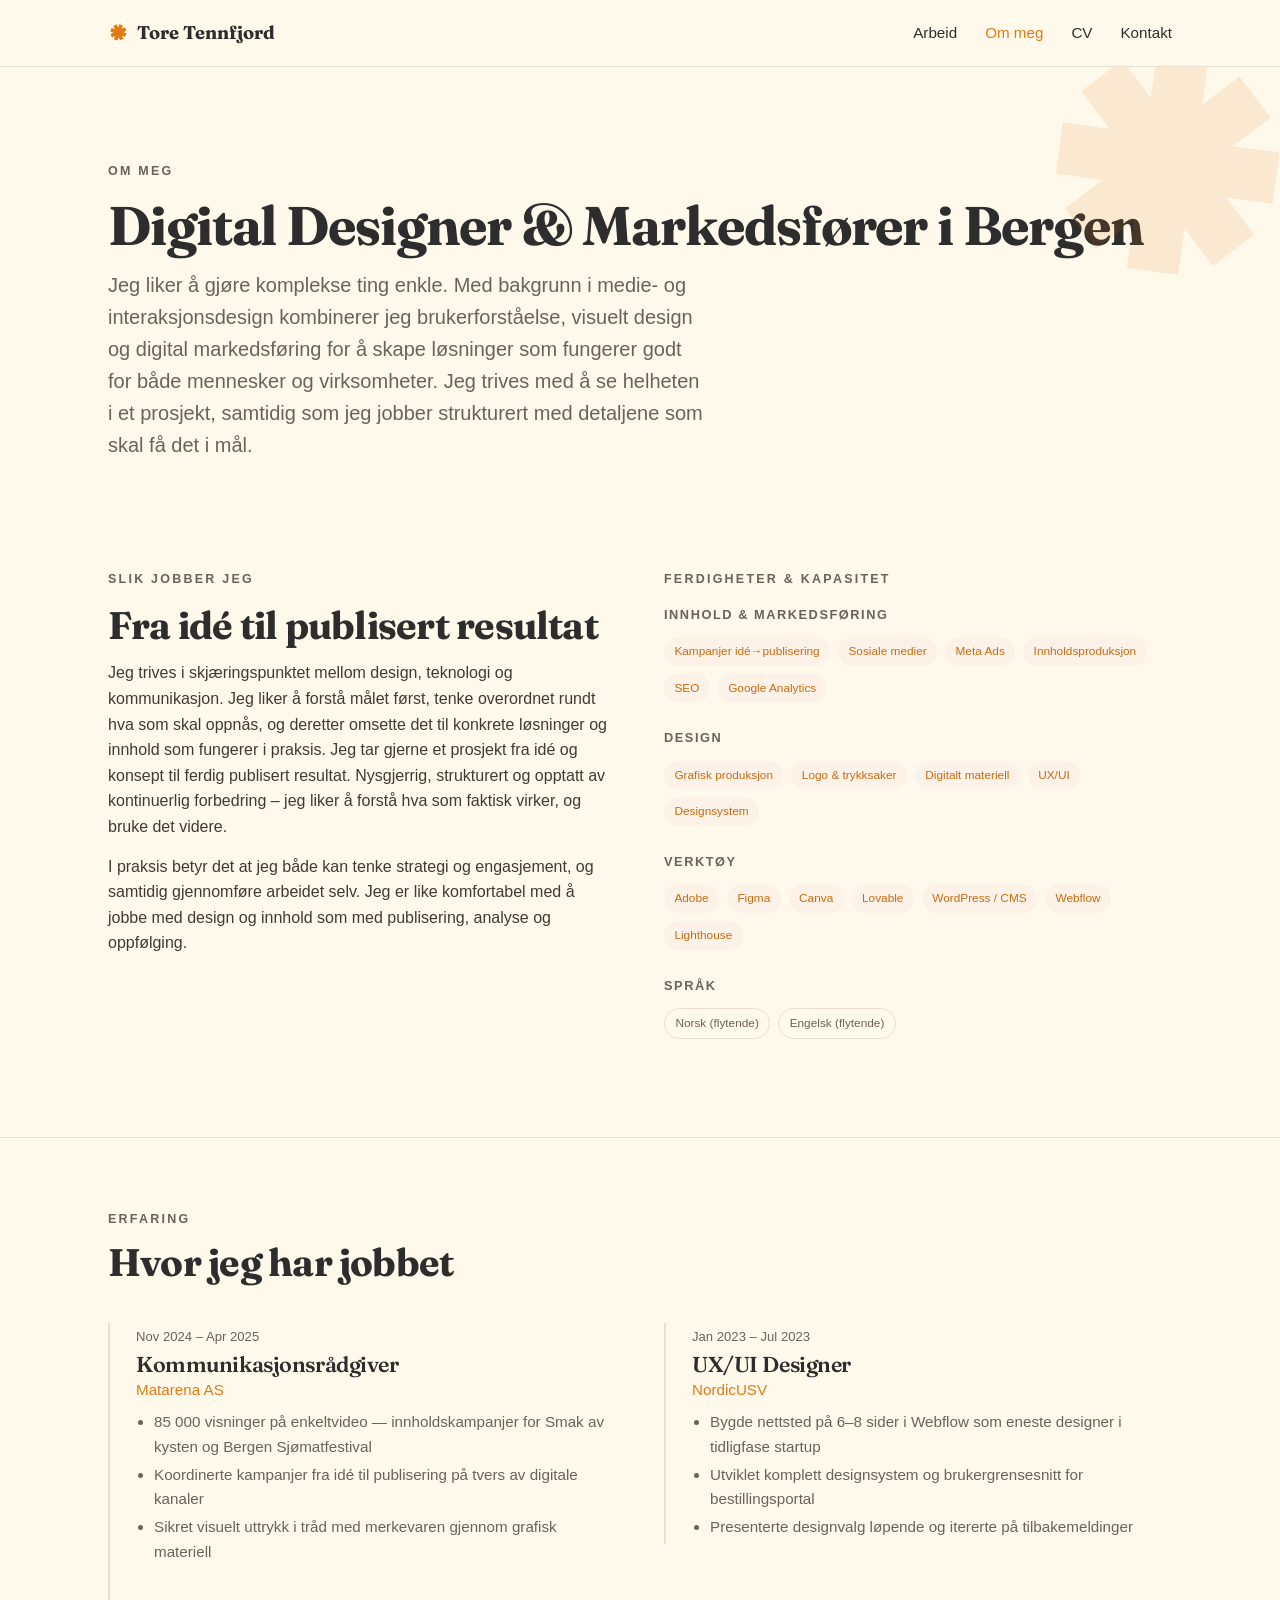
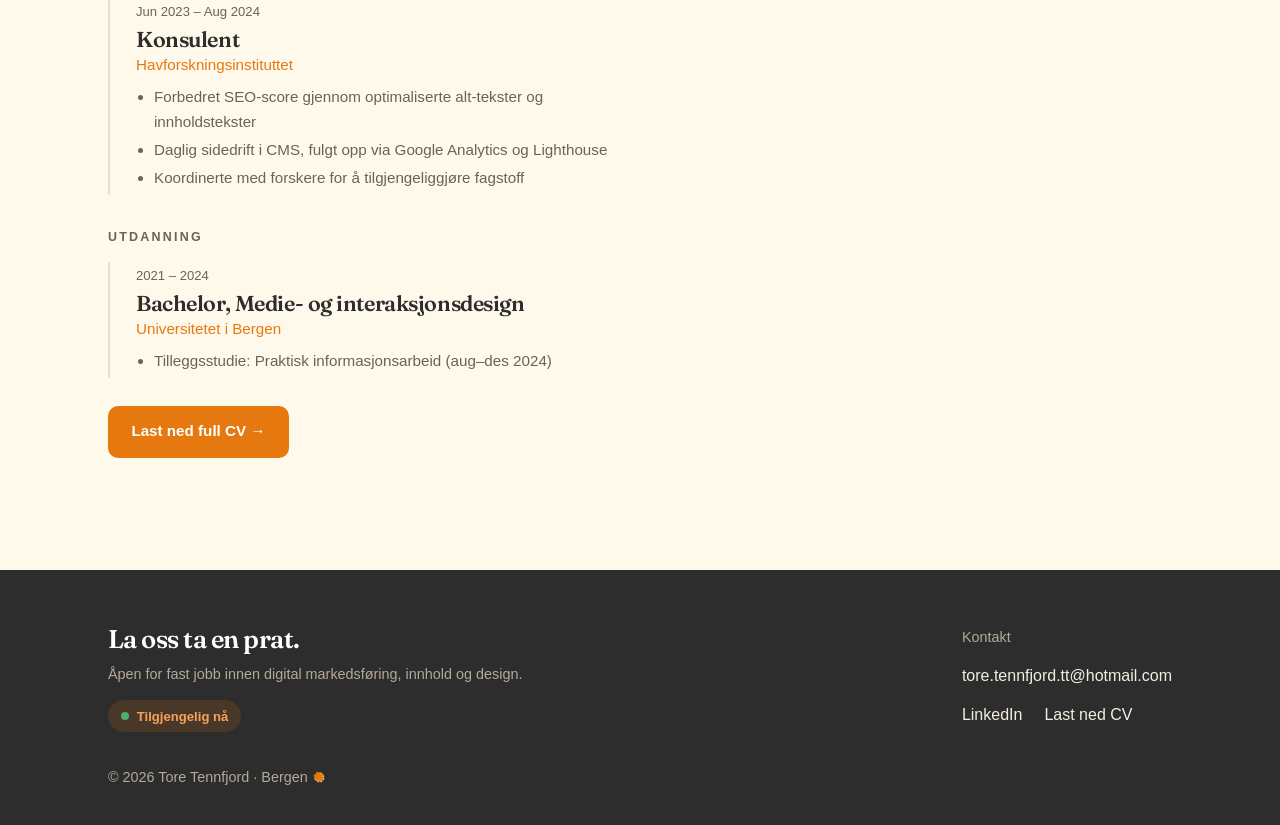
<file: om.html>
<!DOCTYPE html>
<html lang="no">
<head>
<meta charset="UTF-8">
<meta name="viewport" content="width=device-width, initial-scale=1.0">
<title>Om meg — Tore Tennfjord</title>
<meta name="description" content="Om Tore Tennfjord — Digital Designer & Markedsfører i Bergen.">
<link rel="icon" href="assets/favicon.svg" type="image/svg+xml">
<link rel="icon" href="assets/favicon-32.png" sizes="32x32" type="image/png">
<link rel="apple-touch-icon" href="assets/apple-touch-icon.png">
<link rel="icon" href="assets/favicon.ico" sizes="any">
<link rel="stylesheet" href="styles.css">
</head>
<body>
<header class="nav">
  <div class="wrap">
    <a href="index.html" class="brand"><span class="mark"><svg class="ast" viewBox="-50 -50 100 100" aria-hidden="true"><g fill="currentColor"><rect x="-9" y="-38" width="18" height="76" rx="0" transform="rotate(20)"/><rect x="-9" y="-38" width="18" height="76" rx="0" transform="rotate(65)"/><rect x="-9" y="-38" width="18" height="76" rx="0" transform="rotate(110)"/><rect x="-9" y="-38" width="18" height="76" rx="0" transform="rotate(155)"/></g></svg></span> Tore Tennfjord</a>
    <button class="nav-toggle" aria-label="Meny" onclick="document.getElementById('m').classList.toggle('open')">☰</button>
    <ul class="nav-links" id="m">
      <li><a href="arbeid.html">Arbeid</a></li>
      <li><a href="om.html" class="active">Om meg</a></li>
      <li><a href="assets/CV-Tore-Tennfjord.pdf" target="_blank">CV</a></li>
      <li><a href="kontakt.html">Kontakt</a></li>
    </ul>
  </div>
</header>

<section class="hero">
  <span class="float-mark" style="transform:rotate(-12deg)"><svg class="ast" viewBox="-50 -50 100 100" aria-hidden="true"><g fill="currentColor"><rect x="-9" y="-38" width="18" height="76" rx="0" transform="rotate(20)"/><rect x="-9" y="-38" width="18" height="76" rx="0" transform="rotate(65)"/><rect x="-9" y="-38" width="18" height="76" rx="0" transform="rotate(110)"/><rect x="-9" y="-38" width="18" height="76" rx="0" transform="rotate(155)"/></g></svg></span>
  <div class="wrap">
    <span class="eyebrow">Om meg</span>
    <h1 class="mt-s">Digital Designer & Markedsfører i Bergen</h1>
    <p class="lead mt-s">Jeg liker å gjøre komplekse ting enkle. Med bakgrunn i medie- og interaksjonsdesign kombinerer jeg brukerforståelse, visuelt design og digital markedsføring for å skape løsninger som fungerer godt for både mennesker og virksomheter. Jeg trives med å se helheten i et prosjekt, samtidig som jeg jobber strukturert med detaljene som skal få det i mål.</p>
  </div>
</section>

<section style="padding-top:10px">
  <div class="wrap two-col">
    <div>
      <span class="eyebrow">Slik jobber jeg</span>
      <h2 class="mt-s">Fra idé til publisert resultat</h2>
      <p class="mt-s" style="color:#403a33">Jeg trives i skjæringspunktet mellom design, teknologi og kommunikasjon. Jeg liker å forstå målet først, tenke overordnet rundt hva som skal oppnås, og deretter omsette det til konkrete løsninger og innhold som fungerer i praksis. Jeg tar gjerne et prosjekt fra idé og konsept til ferdig publisert resultat. Nysgjerrig, strukturert og opptatt av kontinuerlig forbedring – jeg liker å forstå hva som faktisk virker, og bruke det videre.</p>
      <p class="mt-s" style="color:#403a33">I praksis betyr det at jeg både kan tenke strategi og engasjement, og samtidig gjennomføre arbeidet selv. Jeg er like komfortabel med å jobbe med design og innhold som med publisering, analyse og oppfølging.</p>
    </div>
    <div>
      <span class="eyebrow">Ferdigheter & kapasitet</span>
      <div class="mt-s">
        <div class="skill-group">
          <h4>Innhold & markedsføring</h4>
          <div class="tags"><span class="tag">Kampanjer idé→publisering</span><span class="tag">Sosiale medier</span><span class="tag">Meta Ads</span><span class="tag">Innholdsproduksjon</span><span class="tag">SEO</span><span class="tag">Google Analytics</span></div>
        </div>
        <div class="skill-group">
          <h4>Design</h4>
          <div class="tags"><span class="tag">Grafisk produksjon</span><span class="tag">Logo & trykksaker</span><span class="tag">Digitalt materiell</span><span class="tag">UX/UI</span><span class="tag">Designsystem</span></div>
        </div>
        <div class="skill-group">
          <h4>Verktøy</h4>
          <div class="tags"><span class="tag">Adobe</span><span class="tag">Figma</span><span class="tag">Canva</span><span class="tag">Lovable</span><span class="tag">WordPress / CMS</span><span class="tag">Webflow</span><span class="tag">Lighthouse</span></div>
        </div>
        <div class="skill-group">
          <h4>Språk</h4>
          <div class="tags"><span class="tag-plain tag">Norsk (flytende)</span><span class="tag-plain tag">Engelsk (flytende)</span></div>
        </div>
      </div>
    </div>
  </div>
</section>

<hr class="divider">

<section>
  <div class="wrap">
    <div class="section-head"><span class="eyebrow">Erfaring</span><h2>Hvor jeg har jobbet</h2></div>
    <div class="two-col">
      <div class="timeline">
        <div class="exp">
          <span class="when">Nov 2024 – Apr 2025</span>
          <h3>Kommunikasjonsrådgiver</h3>
          <div class="where">Matarena AS</div>
          <ul>
            <li>85 000 visninger på enkeltvideo — innholdskampanjer for Smak av kysten og Bergen Sjømatfestival</li>
            <li>Koordinerte kampanjer fra idé til publisering på tvers av digitale kanaler</li>
            <li>Sikret visuelt uttrykk i tråd med merkevaren gjennom grafisk materiell</li>
          </ul>
        </div>
        <div class="exp">
          <span class="when">Jun 2023 – Aug 2024</span>
          <h3>Konsulent</h3>
          <div class="where">Havforskningsinstituttet</div>
          <ul>
            <li>Forbedret SEO-score gjennom optimaliserte alt-tekster og innholdstekster</li>
            <li>Daglig sidedrift i CMS, fulgt opp via Google Analytics og Lighthouse</li>
            <li>Koordinerte med forskere for å tilgjengeliggjøre fagstoff</li>
          </ul>
        </div>
      </div>
      <div class="timeline">
        <div class="exp">
          <span class="when">Jan 2023 – Jul 2023</span>
          <h3>UX/UI Designer</h3>
          <div class="where">NordicUSV</div>
          <ul>
            <li>Bygde nettsted på 6–8 sider i Webflow som eneste designer i tidligfase startup</li>
            <li>Utviklet komplett designsystem og brukergrensesnitt for bestillingsportal</li>
            <li>Presenterte designvalg løpende og itererte på tilbakemeldinger</li>
          </ul>
        </div>
      </div>
    </div>

    <div class="mt-m">
      <span class="eyebrow">Utdanning</span>
      <div class="timeline mt-s" style="max-width:520px">
        <div class="exp">
          <span class="when">2021 – 2024</span>
          <h3>Bachelor, Medie- og interaksjonsdesign</h3>
          <div class="where">Universitetet i Bergen</div>
          <ul>
            <li>Tilleggsstudie: Praktisk informasjonsarbeid (aug–des 2024)</li>
          </ul>
        </div>
      </div>
    </div>

    <div class="mt-m"><a href="assets/CV-Tore-Tennfjord.pdf" target="_blank" class="btn btn-primary">Last ned full CV →</a></div>
  </div>
</section>

<footer class="footer">
  <div class="wrap">
    <div class="footer-grid">
      <div><h3>La oss ta en prat.</h3><p class="muted">Åpen for fast jobb innen digital markedsføring, innhold og design.</p>
        <p class="mt-s"><span class="badge-avail"><span class="pulse"></span> Tilgjengelig nå</span></p></div>
      <div><p class="muted">Kontakt</p>
        <p class="mt-s"><a href="mailto:tore.tennfjord.tt@hotmail.com">tore.tennfjord.tt@hotmail.com</a></p>
        <p class="mt-s footer-links"><a href="https://www.linkedin.com/in/tore-tennfjord" target="_blank">LinkedIn</a><a href="assets/CV-Tore-Tennfjord.pdf" target="_blank">Last ned CV</a></p>
      </div>
    </div>
    <p class="muted">© 2026 Tore Tennfjord · Bergen <span class="asterisk"><svg class="ast" viewBox="-52 -52 111 111" aria-hidden="true"><g fill="#F2BC86" transform="translate(6,6)"><rect x="-9" y="-38" width="18" height="76" rx="0" transform="rotate(20)"/><rect x="-9" y="-38" width="18" height="76" rx="0" transform="rotate(65)"/><rect x="-9" y="-38" width="18" height="76" rx="0" transform="rotate(110)"/><rect x="-9" y="-38" width="18" height="76" rx="0" transform="rotate(155)"/></g><g fill="#E67810"><rect x="-9" y="-38" width="18" height="76" rx="0" transform="rotate(20)"/><rect x="-9" y="-38" width="18" height="76" rx="0" transform="rotate(65)"/><rect x="-9" y="-38" width="18" height="76" rx="0" transform="rotate(110)"/><rect x="-9" y="-38" width="18" height="76" rx="0" transform="rotate(155)"/></g></svg></span></p>
  </div>
</footer>
</body>
</html>
</file>
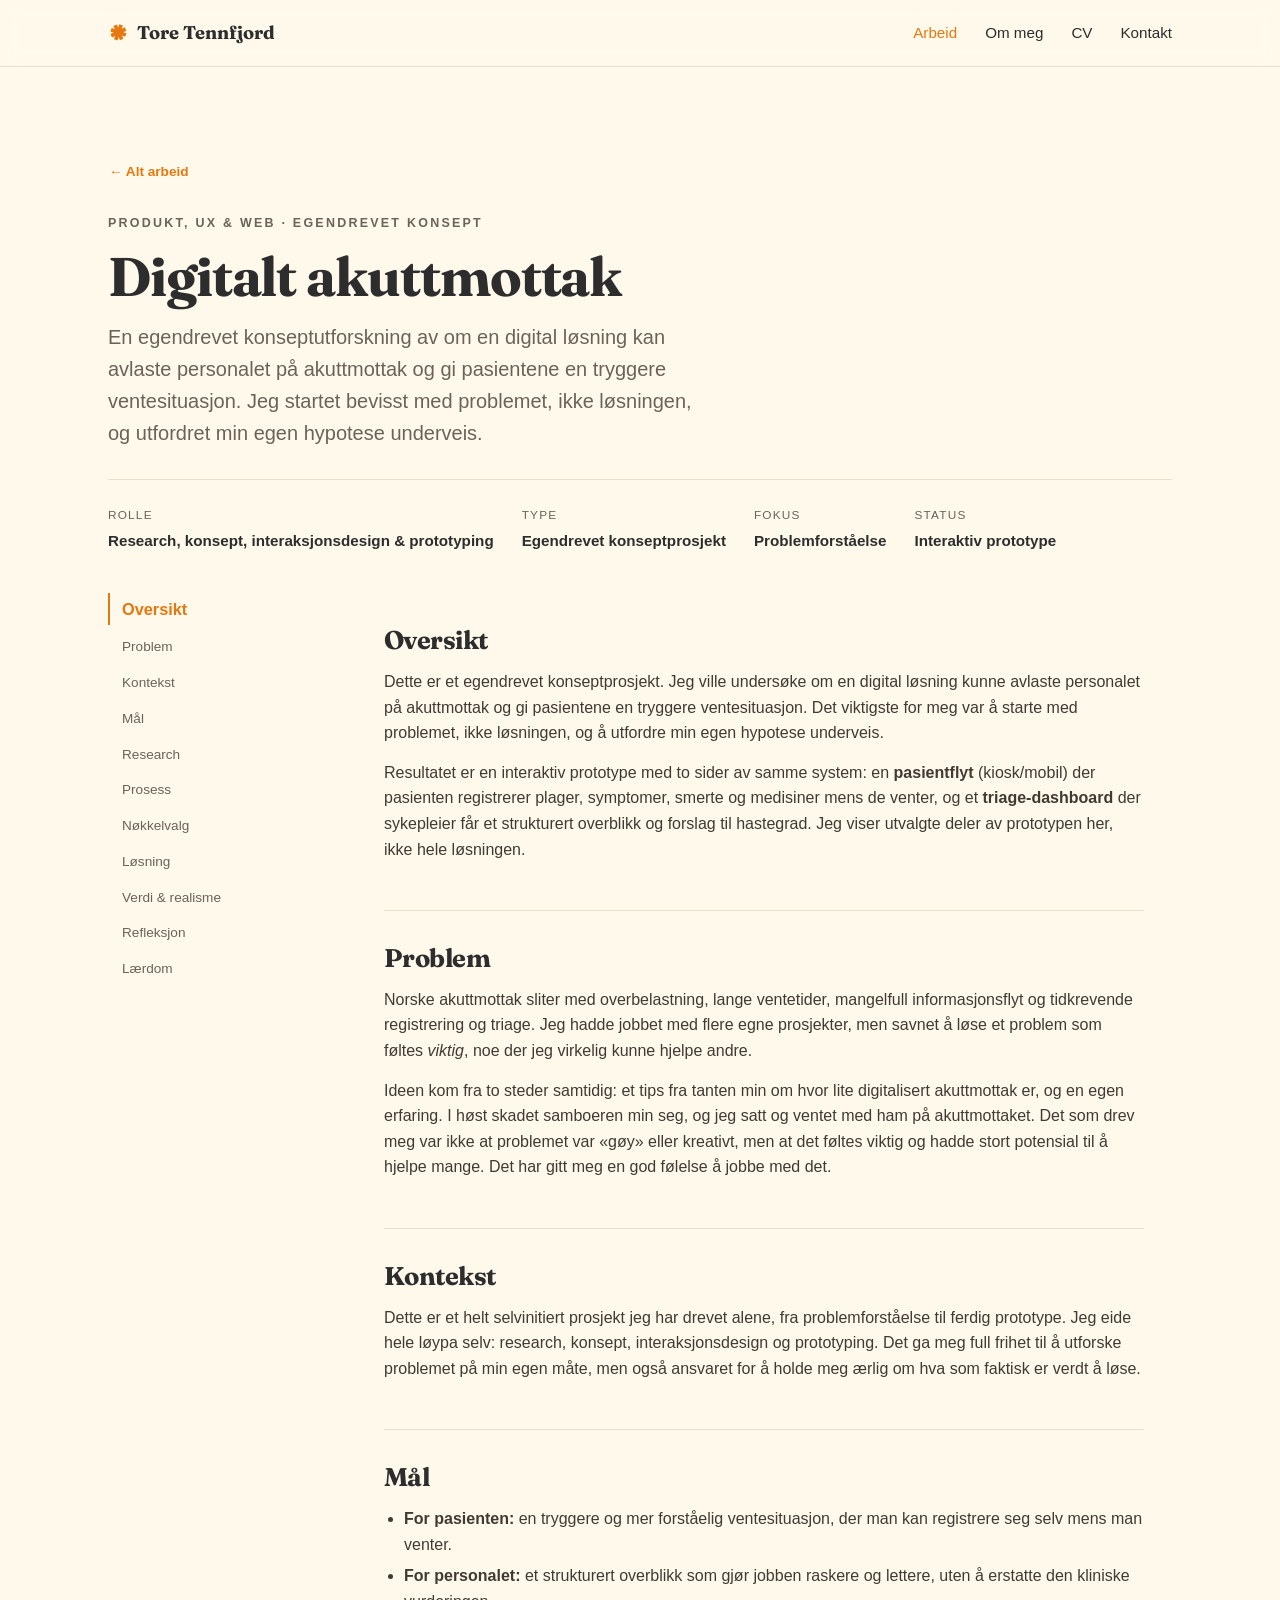
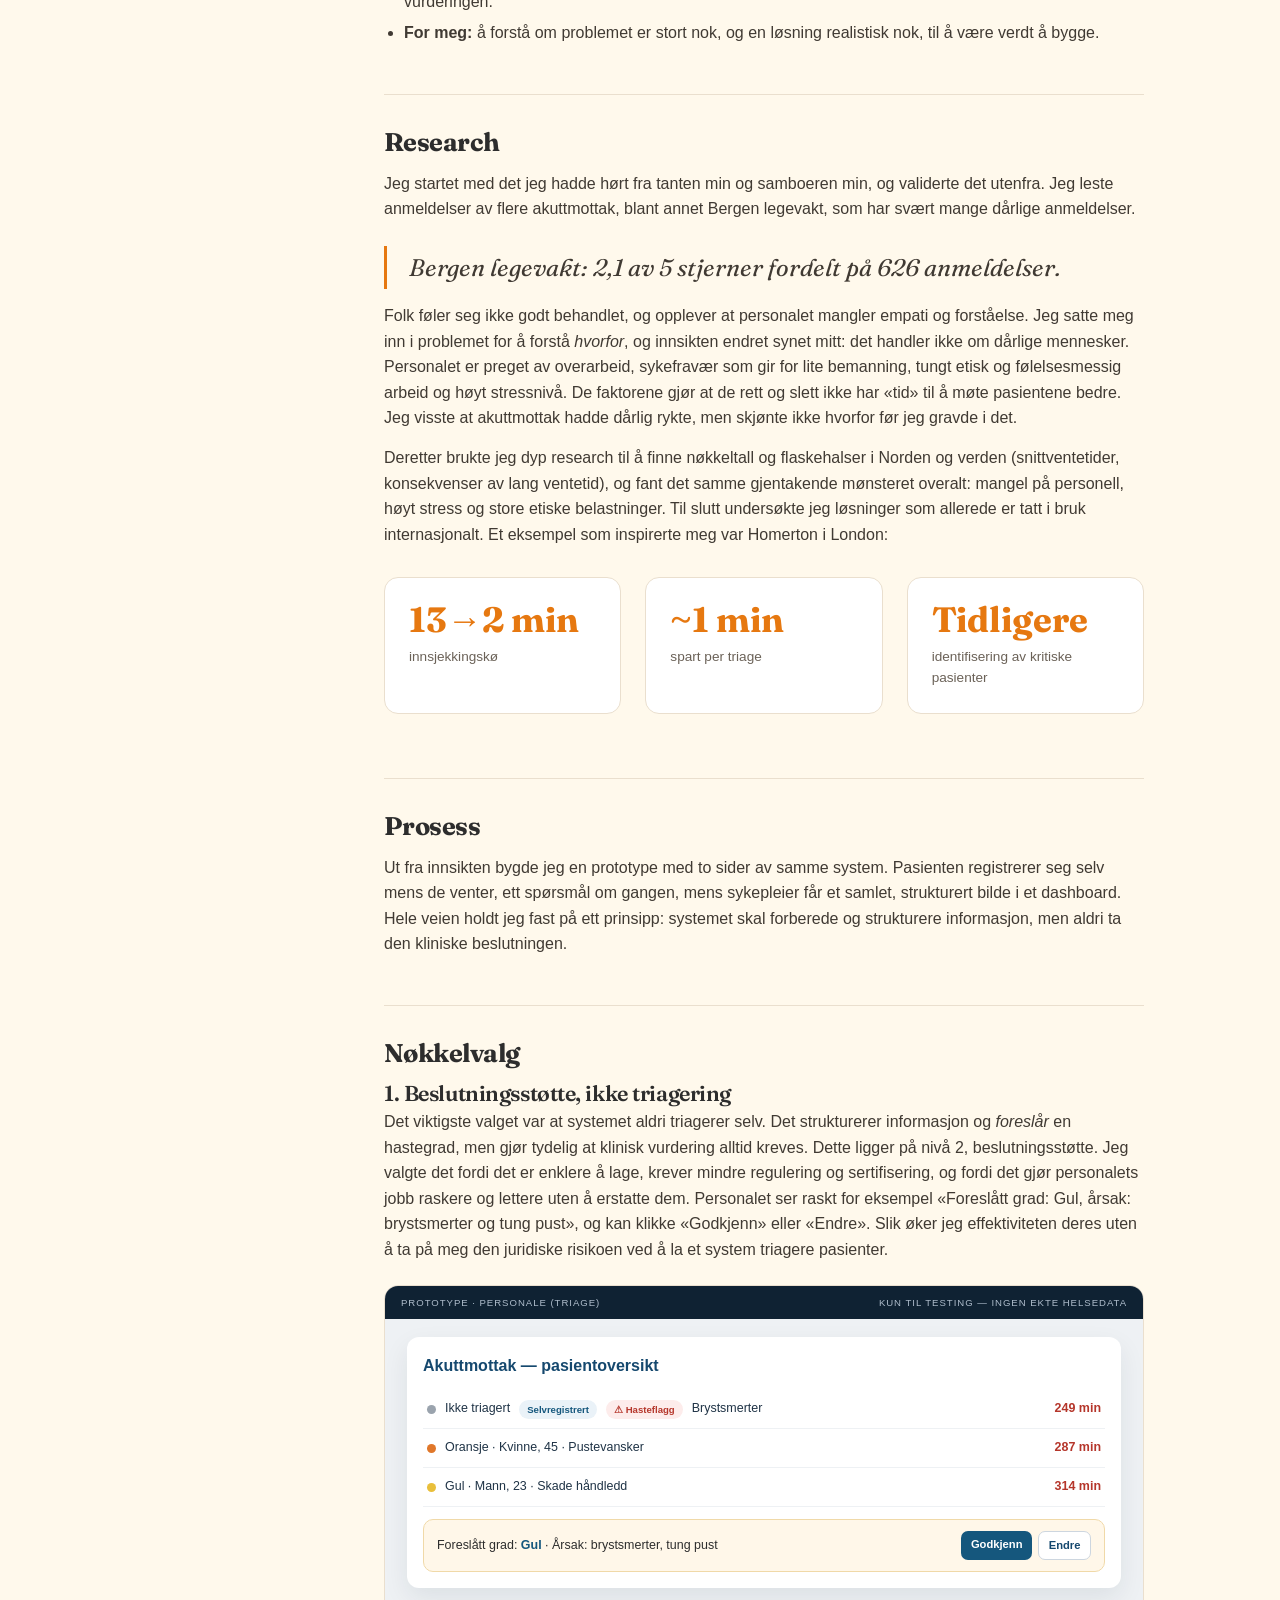
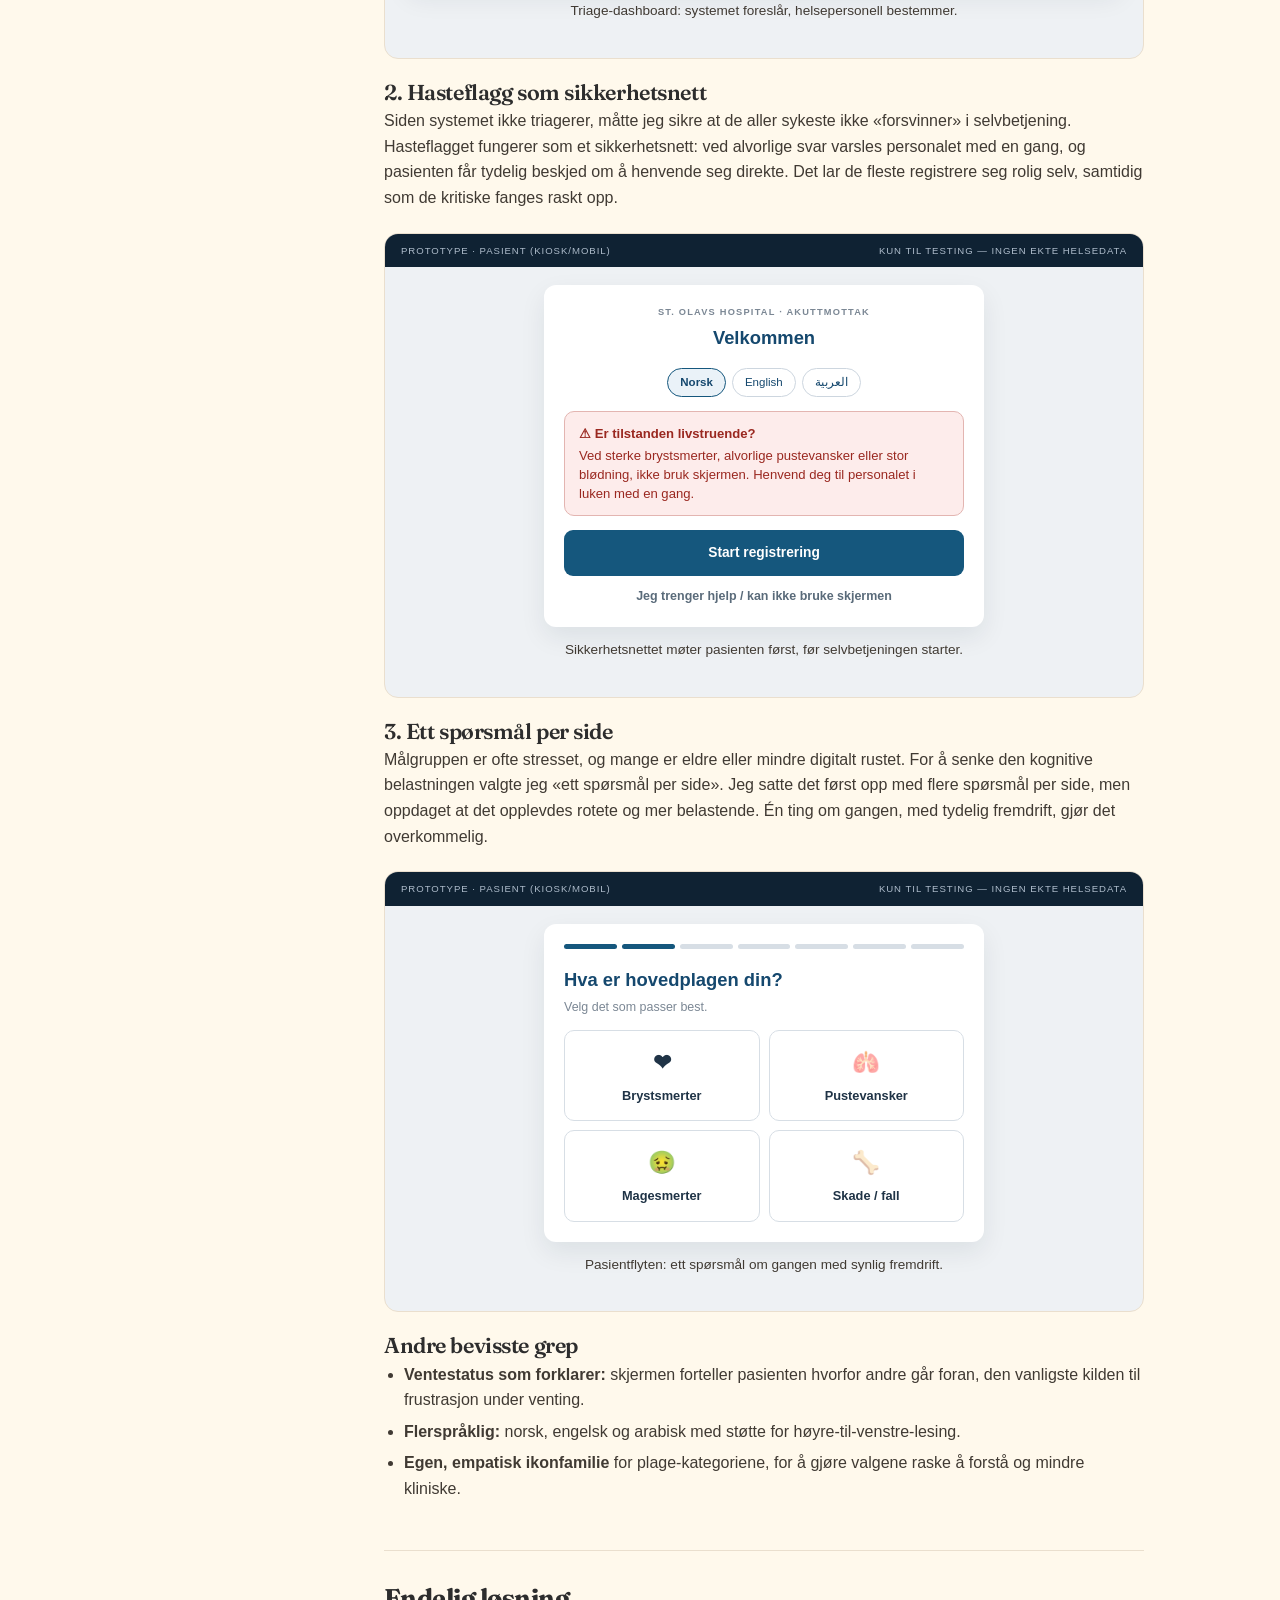
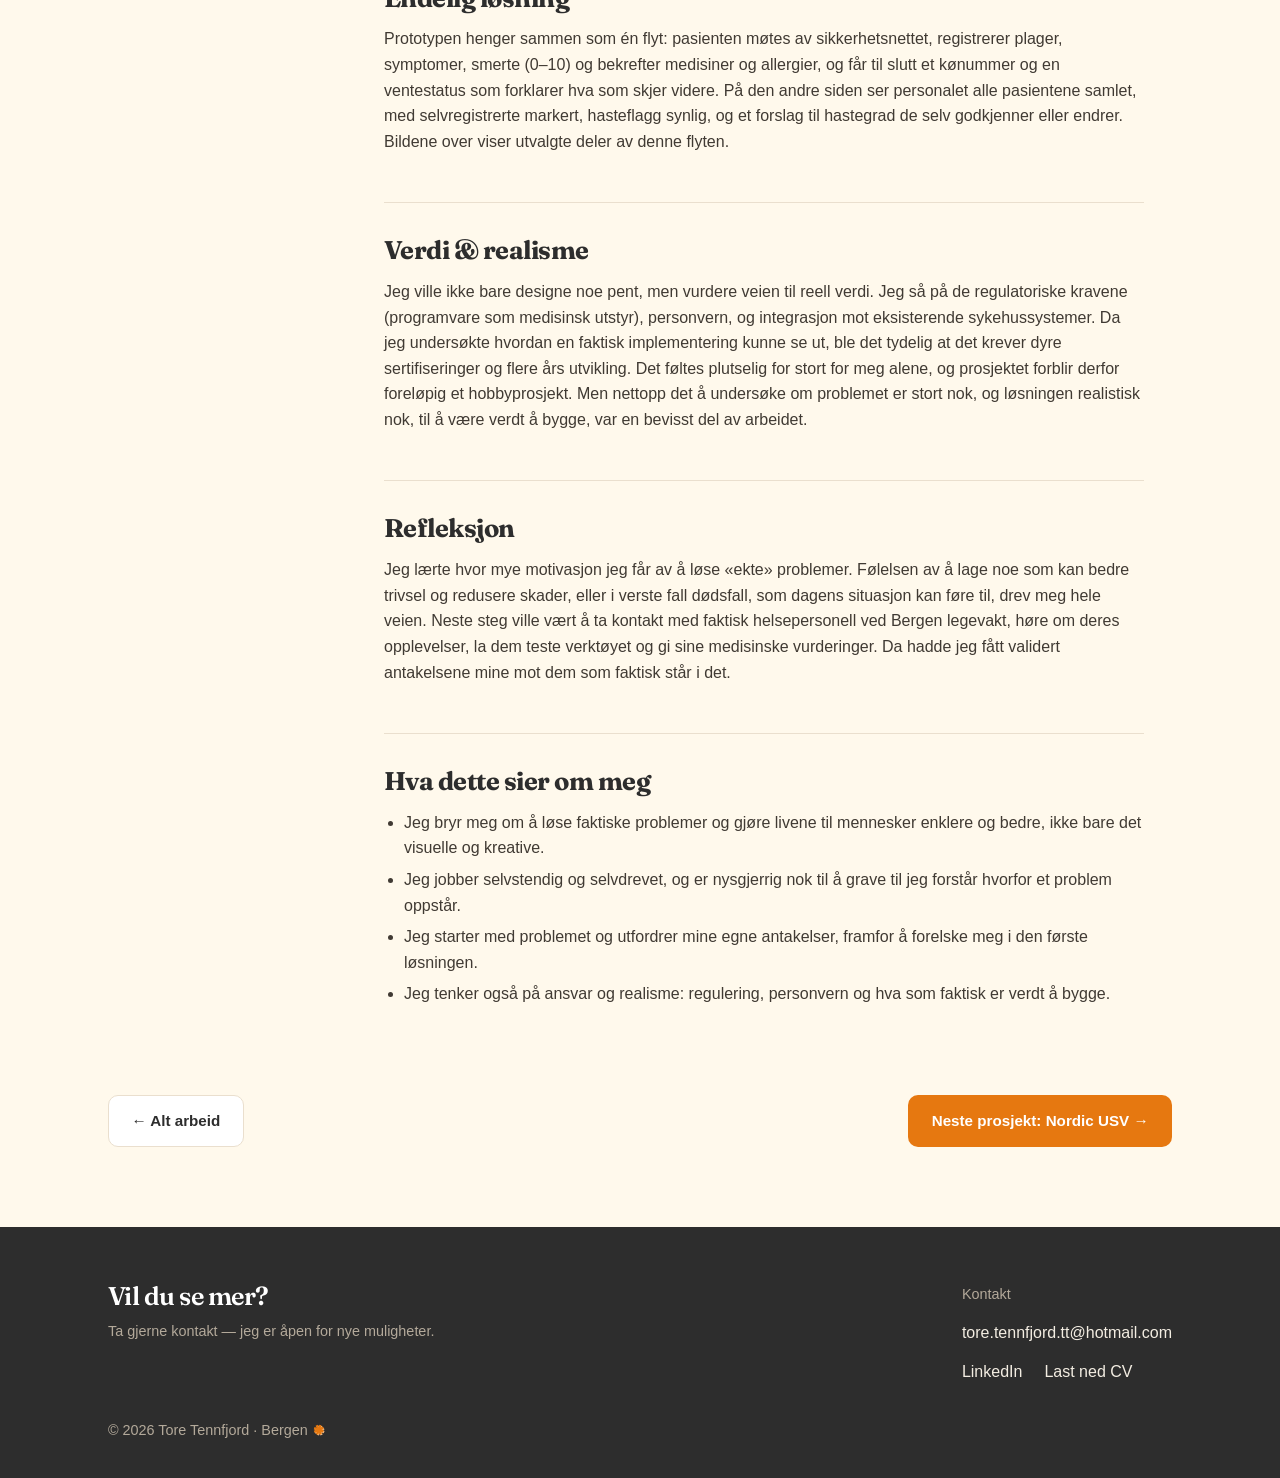
<file: prosjekt-akuttmottak.html>
<!DOCTYPE html>
<html lang="no">
<head>
<meta charset="UTF-8">
<meta name="viewport" content="width=device-width, initial-scale=1.0">
<title>Digitalt akuttmottak — Tore Tennfjord</title>
<meta name="description" content="Egendrevet konseptutforskning: digital innsjekking og beslutningsstøtte for akuttmottak. Startet med problemet, ikke løsningen.">
<link rel="icon" href="assets/favicon.svg" type="image/svg+xml">
<link rel="icon" href="assets/favicon-32.png" sizes="32x32" type="image/png">
<link rel="apple-touch-icon" href="assets/apple-touch-icon.png">
<link rel="icon" href="assets/favicon.ico" sizes="any">
<link rel="stylesheet" href="styles.css">
</head>
<body>
<header class="nav">
  <div class="wrap">
    <a href="index.html" class="brand"><span class="mark"><svg class="ast" viewBox="-50 -50 100 100" aria-hidden="true"><g fill="currentColor"><rect x="-9" y="-38" width="18" height="76" rx="0" transform="rotate(20)"/><rect x="-9" y="-38" width="18" height="76" rx="0" transform="rotate(65)"/><rect x="-9" y="-38" width="18" height="76" rx="0" transform="rotate(110)"/><rect x="-9" y="-38" width="18" height="76" rx="0" transform="rotate(155)"/></g></svg></span> Tore Tennfjord</a>
    <button class="nav-toggle" aria-label="Meny" onclick="document.getElementById('m').classList.toggle('open')">☰</button>
    <ul class="nav-links" id="m">
      <li><a href="arbeid.html" class="active">Arbeid</a></li>
      <li><a href="om.html">Om meg</a></li>
      <li><a href="assets/CV-Tore-Tennfjord.pdf" target="_blank">CV</a></li>
      <li><a href="kontakt.html">Kontakt</a></li>
    </ul>
  </div>
</header>

<section class="case-hero">
  <div class="wrap">
    <a href="arbeid.html" class="btn btn-ghost" style="font-size:.85rem">← Alt arbeid</a>
    <span class="eyebrow" style="margin-top:18px">Produkt, UX & web · Egendrevet konsept</span>
    <h1 class="mt-s">Digitalt akuttmottak</h1>
    <p class="lead mt-s">En egendrevet konseptutforskning av om en digital løsning kan avlaste personalet på akuttmottak og gi pasientene en tryggere ventesituasjon. Jeg startet bevisst med problemet, ikke løsningen, og utfordret min egen hypotese underveis.</p>
    <div class="case-meta">
      <div><span class="k">Rolle</span><span class="v">Research, konsept, interaksjonsdesign & prototyping</span></div>
      <div><span class="k">Type</span><span class="v">Egendrevet konseptprosjekt</span></div>
      <div><span class="k">Fokus</span><span class="v">Problemforståelse</span></div>
      <div><span class="k">Status</span><span class="v">Interaktiv prototype</span></div>
    </div>
  </div>
</section>

<div class="wrap">
<div class="case-layout">
  <nav class="case-toc">
    <a href="#oversikt">Oversikt</a>
    <a href="#problem">Problem</a>
    <a href="#kontekst">Kontekst</a>
    <a href="#mal">Mål</a>
    <a href="#research">Research</a>
    <a href="#prosess">Prosess</a>
    <a href="#valg">Nøkkelvalg</a>
    <a href="#losning">Løsning</a>
    <a href="#verdi">Verdi & realisme</a>
    <a href="#refleksjon">Refleksjon</a>
    <a href="#laerdom">Lærdom</a>
  </nav>

  <article class="case-body">
    <div class="case-section" id="oversikt">
      <h2>Oversikt</h2>
      <p>Dette er et egendrevet konseptprosjekt. Jeg ville undersøke om en digital løsning kunne avlaste personalet på akuttmottak og gi pasientene en tryggere ventesituasjon. Det viktigste for meg var å starte med problemet, ikke løsningen, og å utfordre min egen hypotese underveis.</p>
      <p>Resultatet er en interaktiv prototype med to sider av samme system: en <strong>pasientflyt</strong> (kiosk/mobil) der pasienten registrerer plager, symptomer, smerte og medisiner mens de venter, og et <strong>triage-dashboard</strong> der sykepleier får et strukturert overblikk og forslag til hastegrad. Jeg viser utvalgte deler av prototypen her, ikke hele løsningen.</p>
    </div>

    <div class="case-section" id="problem">
      <h2>Problem</h2>
      <p>Norske akuttmottak sliter med overbelastning, lange ventetider, mangelfull informasjonsflyt og tidkrevende registrering og triage. Jeg hadde jobbet med flere egne prosjekter, men savnet å løse et problem som føltes <em>viktig</em>, noe der jeg virkelig kunne hjelpe andre.</p>
      <p>Ideen kom fra to steder samtidig: et tips fra tanten min om hvor lite digitalisert akuttmottak er, og en egen erfaring. I høst skadet samboeren min seg, og jeg satt og ventet med ham på akuttmottaket. Det som drev meg var ikke at problemet var «gøy» eller kreativt, men at det føltes viktig og hadde stort potensial til å hjelpe mange. Det har gitt meg en god følelse å jobbe med det.</p>
    </div>

    <div class="case-section" id="kontekst">
      <h2>Kontekst</h2>
      <p>Dette er et helt selvinitiert prosjekt jeg har drevet alene, fra problemforståelse til ferdig prototype. Jeg eide hele løypa selv: research, konsept, interaksjonsdesign og prototyping. Det ga meg full frihet til å utforske problemet på min egen måte, men også ansvaret for å holde meg ærlig om hva som faktisk er verdt å løse.</p>
    </div>

    <div class="case-section" id="mal">
      <h2>Mål</h2>
      <ul>
        <li><strong>For pasienten:</strong> en tryggere og mer forståelig ventesituasjon, der man kan registrere seg selv mens man venter.</li>
        <li><strong>For personalet:</strong> et strukturert overblikk som gjør jobben raskere og lettere, uten å erstatte den kliniske vurderingen.</li>
        <li><strong>For meg:</strong> å forstå om problemet er stort nok, og en løsning realistisk nok, til å være verdt å bygge.</li>
      </ul>
    </div>

    <div class="case-section" id="research">
      <h2>Research</h2>
      <p>Jeg startet med det jeg hadde hørt fra tanten min og samboeren min, og validerte det utenfra. Jeg leste anmeldelser av flere akuttmottak, blant annet Bergen legevakt, som har svært mange dårlige anmeldelser.</p>
      <p class="pull">Bergen legevakt: 2,1 av 5 stjerner fordelt på 626 anmeldelser.</p>
      <p>Folk føler seg ikke godt behandlet, og opplever at personalet mangler empati og forståelse. Jeg satte meg inn i problemet for å forstå <em>hvorfor</em>, og innsikten endret synet mitt: det handler ikke om dårlige mennesker. Personalet er preget av overarbeid, sykefravær som gir for lite bemanning, tungt etisk og følelsesmessig arbeid og høyt stressnivå. De faktorene gjør at de rett og slett ikke har «tid» til å møte pasientene bedre. Jeg visste at akuttmottak hadde dårlig rykte, men skjønte ikke hvorfor før jeg gravde i det.</p>
      <p>Deretter brukte jeg dyp research til å finne nøkkeltall og flaskehalser i Norden og verden (snittventetider, konsekvenser av lang ventetid), og fant det samme gjentakende mønsteret overalt: mangel på personell, høyt stress og store etiske belastninger. Til slutt undersøkte jeg løsninger som allerede er tatt i bruk internasjonalt. Et eksempel som inspirerte meg var Homerton i London:</p>
      <div class="stats">
        <div class="stat"><div class="num">13→2 min</div><div class="lbl">innsjekkingskø</div></div>
        <div class="stat"><div class="num">~1 min</div><div class="lbl">spart per triage</div></div>
        <div class="stat"><div class="num">Tidligere</div><div class="lbl">identifisering av kritiske pasienter</div></div>
      </div>
    </div>

    <div class="case-section" id="prosess">
      <h2>Prosess</h2>
      <p>Ut fra innsikten bygde jeg en prototype med to sider av samme system. Pasienten registrerer seg selv mens de venter, ett spørsmål om gangen, mens sykepleier får et samlet, strukturert bilde i et dashboard. Hele veien holdt jeg fast på ett prinsipp: systemet skal forberede og strukturere informasjon, men aldri ta den kliniske beslutningen.</p>
    </div>

    <div class="case-section" id="valg">
      <h2>Nøkkelvalg</h2>

      <h3 style="margin:6px 0 4px">1. Beslutningsstøtte, ikke triagering</h3>
      <p>Det viktigste valget var at systemet aldri triagerer selv. Det strukturerer informasjon og <em>foreslår</em> en hastegrad, men gjør tydelig at klinisk vurdering alltid kreves. Dette ligger på nivå 2, beslutningsstøtte. Jeg valgte det fordi det er enklere å lage, krever mindre regulering og sertifisering, og fordi det gjør personalets jobb raskere og lettere uten å erstatte dem. Personalet ser raskt for eksempel «Foreslått grad: Gul, årsak: brystsmerter og tung pust», og kan klikke «Godkjenn» eller «Endre». Slik øker jeg effektiviteten deres uten å ta på meg den juridiske risikoen ved å la et system triagere pasienter.</p>
      <div class="erm">
        <div class="erm-bar"><span>PROTOTYPE · Personale (triage)</span><span>Kun til testing — ingen ekte helsedata</span></div>
        <div class="erm-dash">
          <h4>Akuttmottak — pasientoversikt</h4>
          <div class="erm-trow"><span class="dot2" style="background:#9aa3ad"></span> Ikke triagert <span class="badge2">Selvregistrert</span><span class="badge2 badge-haste">⚠ Hasteflagg</span> Brystsmerter <span class="erm-wait">249 min</span></div>
          <div class="erm-trow"><span class="dot2" style="background:#e0772a"></span> Oransje · Kvinne, 45 · Pustevansker <span class="erm-wait">287 min</span></div>
          <div class="erm-trow"><span class="dot2" style="background:#e9bf3b"></span> Gul · Mann, 23 · Skade håndledd <span class="erm-wait">314 min</span></div>
          <div class="erm-sugg"><span>Foreslått grad: <span class="ap">Gul</span> · Årsak: brystsmerter, tung pust</span><span class="acts"><span class="ok">Godkjenn</span><span class="edit">Endre</span></span></div>
        </div>
        <p class="erm-cap">Triage-dashboard: systemet foreslår, helsepersonell bestemmer.</p>
      </div>

      <h3 style="margin:18px 0 4px">2. Hasteflagg som sikkerhetsnett</h3>
      <p>Siden systemet ikke triagerer, måtte jeg sikre at de aller sykeste ikke «forsvinner» i selvbetjening. Hasteflagget fungerer som et sikkerhetsnett: ved alvorlige svar varsles personalet med en gang, og pasienten får tydelig beskjed om å henvende seg direkte. Det lar de fleste registrere seg rolig selv, samtidig som de kritiske fanges raskt opp.</p>
      <div class="erm">
        <div class="erm-bar"><span>PROTOTYPE · Pasient (kiosk/mobil)</span><span>Kun til testing — ingen ekte helsedata</span></div>
        <div class="erm-card">
          <div class="erm-kicker">St. Olavs Hospital · Akuttmottak</div>
          <div class="erm-title">Velkommen</div>
          <div class="erm-langs"><span class="erm-lang on">Norsk</span><span class="erm-lang">English</span><span class="erm-lang">العربية</span></div>
          <div class="erm-alert"><b>⚠ Er tilstanden livstruende?</b>Ved sterke brystsmerter, alvorlige pustevansker eller stor blødning, ikke bruk skjermen. Henvend deg til personalet i luken med en gang.</div>
          <div class="erm-btn">Start registrering</div>
          <div class="erm-ghost">Jeg trenger hjelp / kan ikke bruke skjermen</div>
        </div>
        <p class="erm-cap">Sikkerhetsnettet møter pasienten først, før selvbetjeningen starter.</p>
      </div>

      <h3 style="margin:18px 0 4px">3. Ett spørsmål per side</h3>
      <p>Målgruppen er ofte stresset, og mange er eldre eller mindre digitalt rustet. For å senke den kognitive belastningen valgte jeg «ett spørsmål per side». Jeg satte det først opp med flere spørsmål per side, men oppdaget at det opplevdes rotete og mer belastende. Én ting om gangen, med tydelig fremdrift, gjør det overkommelig.</p>
      <div class="erm">
        <div class="erm-bar"><span>PROTOTYPE · Pasient (kiosk/mobil)</span><span>Kun til testing — ingen ekte helsedata</span></div>
        <div class="erm-card">
          <div class="erm-steps"><i class="on"></i><i class="on"></i><i></i><i></i><i></i><i></i><i></i></div>
          <div class="erm-title" style="text-align:left;margin-bottom:4px">Hva er hovedplagen din?</div>
          <div style="font-size:.78rem;color:#7b8794;margin-bottom:12px">Velg det som passer best.</div>
          <div class="erm-grid">
            <div class="erm-opt"><span class="ic">❤</span>Brystsmerter</div>
            <div class="erm-opt"><span class="ic">🫁</span>Pustevansker</div>
            <div class="erm-opt"><span class="ic">🤢</span>Magesmerter</div>
            <div class="erm-opt"><span class="ic">🦴</span>Skade / fall</div>
          </div>
        </div>
        <p class="erm-cap">Pasientflyten: ett spørsmål om gangen med synlig fremdrift.</p>
      </div>

      <h3 style="margin:18px 0 4px">Andre bevisste grep</h3>
      <ul>
        <li><strong>Ventestatus som forklarer:</strong> skjermen forteller pasienten hvorfor andre går foran, den vanligste kilden til frustrasjon under venting.</li>
        <li><strong>Flerspråklig:</strong> norsk, engelsk og arabisk med støtte for høyre-til-venstre-lesing.</li>
        <li><strong>Egen, empatisk ikonfamilie</strong> for plage-kategoriene, for å gjøre valgene raske å forstå og mindre kliniske.</li>
      </ul>
    </div>

    <div class="case-section" id="losning">
      <h2>Endelig løsning</h2>
      <p>Prototypen henger sammen som én flyt: pasienten møtes av sikkerhetsnettet, registrerer plager, symptomer, smerte (0–10) og bekrefter medisiner og allergier, og får til slutt et kønummer og en ventestatus som forklarer hva som skjer videre. På den andre siden ser personalet alle pasientene samlet, med selvregistrerte markert, hasteflagg synlig, og et forslag til hastegrad de selv godkjenner eller endrer. Bildene over viser utvalgte deler av denne flyten.</p>
    </div>

    <div class="case-section" id="verdi">
      <h2>Verdi & realisme</h2>
      <p>Jeg ville ikke bare designe noe pent, men vurdere veien til reell verdi. Jeg så på de regulatoriske kravene (programvare som medisinsk utstyr), personvern, og integrasjon mot eksisterende sykehussystemer. Da jeg undersøkte hvordan en faktisk implementering kunne se ut, ble det tydelig at det krever dyre sertifiseringer og flere års utvikling. Det føltes plutselig for stort for meg alene, og prosjektet forblir derfor foreløpig et hobbyprosjekt. Men nettopp det å undersøke om problemet er stort nok, og løsningen realistisk nok, til å være verdt å bygge, var en bevisst del av arbeidet.</p>
    </div>

    <div class="case-section" id="refleksjon">
      <h2>Refleksjon</h2>
      <p>Jeg lærte hvor mye motivasjon jeg får av å løse «ekte» problemer. Følelsen av å lage noe som kan bedre trivsel og redusere skader, eller i verste fall dødsfall, som dagens situasjon kan føre til, drev meg hele veien. Neste steg ville vært å ta kontakt med faktisk helsepersonell ved Bergen legevakt, høre om deres opplevelser, la dem teste verktøyet og gi sine medisinske vurderinger. Da hadde jeg fått validert antakelsene mine mot dem som faktisk står i det.</p>
    </div>

    <div class="case-section" id="laerdom">
      <h2>Hva dette sier om meg</h2>
      <ul>
        <li>Jeg bryr meg om å løse faktiske problemer og gjøre livene til mennesker enklere og bedre, ikke bare det visuelle og kreative.</li>
        <li>Jeg jobber selvstendig og selvdrevet, og er nysgjerrig nok til å grave til jeg forstår hvorfor et problem oppstår.</li>
        <li>Jeg starter med problemet og utfordrer mine egne antakelser, framfor å forelske meg i den første løsningen.</li>
        <li>Jeg tenker også på ansvar og realisme: regulering, personvern og hva som faktisk er verdt å bygge.</li>
      </ul>
    </div>
  </article>
</div>
</div>

<div class="wrap">
  <div class="prevnext">
    <a href="arbeid.html" class="btn btn-secondary">← Alt arbeid</a>
    <a href="prosjekt-nordicusv.html" class="btn btn-primary">Neste prosjekt: Nordic USV →</a>
  </div>
</div>

<footer class="footer">
  <div class="wrap">
    <div class="footer-grid">
      <div><h3>Vil du se mer?</h3><p class="muted">Ta gjerne kontakt — jeg er åpen for nye muligheter.</p></div>
      <div><p class="muted">Kontakt</p>
        <p class="mt-s"><a href="mailto:tore.tennfjord.tt@hotmail.com">tore.tennfjord.tt@hotmail.com</a></p>
        <p class="mt-s footer-links"><a href="https://www.linkedin.com/in/tore-tennfjord" target="_blank">LinkedIn</a><a href="assets/CV-Tore-Tennfjord.pdf" target="_blank">Last ned CV</a></p>
      </div>
    </div>
    <p class="muted">© 2026 Tore Tennfjord · Bergen <span class="asterisk"><svg class="ast" viewBox="-52 -52 111 111" aria-hidden="true"><g fill="#F2BC86" transform="translate(6,6)"><rect x="-9" y="-38" width="18" height="76" rx="0" transform="rotate(20)"/><rect x="-9" y="-38" width="18" height="76" rx="0" transform="rotate(65)"/><rect x="-9" y="-38" width="18" height="76" rx="0" transform="rotate(110)"/><rect x="-9" y="-38" width="18" height="76" rx="0" transform="rotate(155)"/></g><g fill="#E67810"><rect x="-9" y="-38" width="18" height="76" rx="0" transform="rotate(20)"/><rect x="-9" y="-38" width="18" height="76" rx="0" transform="rotate(65)"/><rect x="-9" y="-38" width="18" height="76" rx="0" transform="rotate(110)"/><rect x="-9" y="-38" width="18" height="76" rx="0" transform="rotate(155)"/></g></svg></span></p>
  </div>
</footer>
<script src="case-nav.js" defer></script>
</body>
</html>
</file>
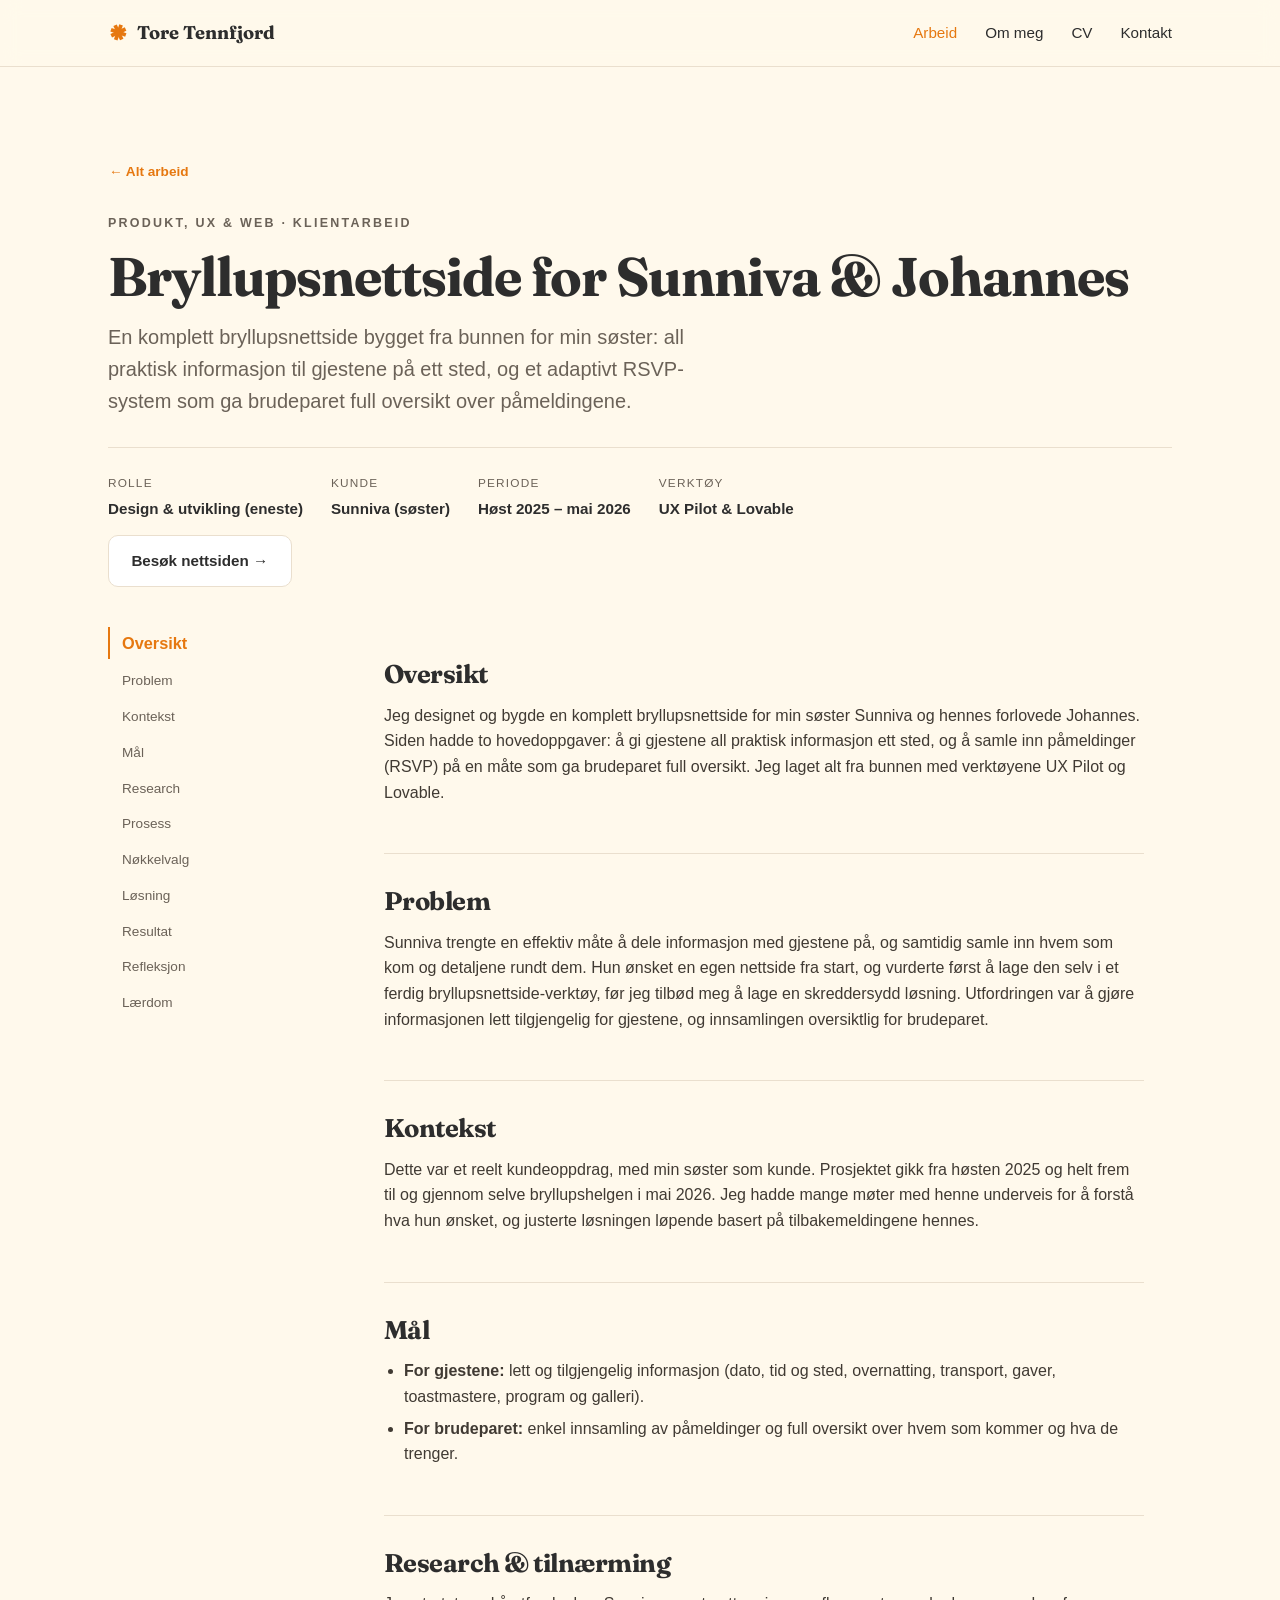
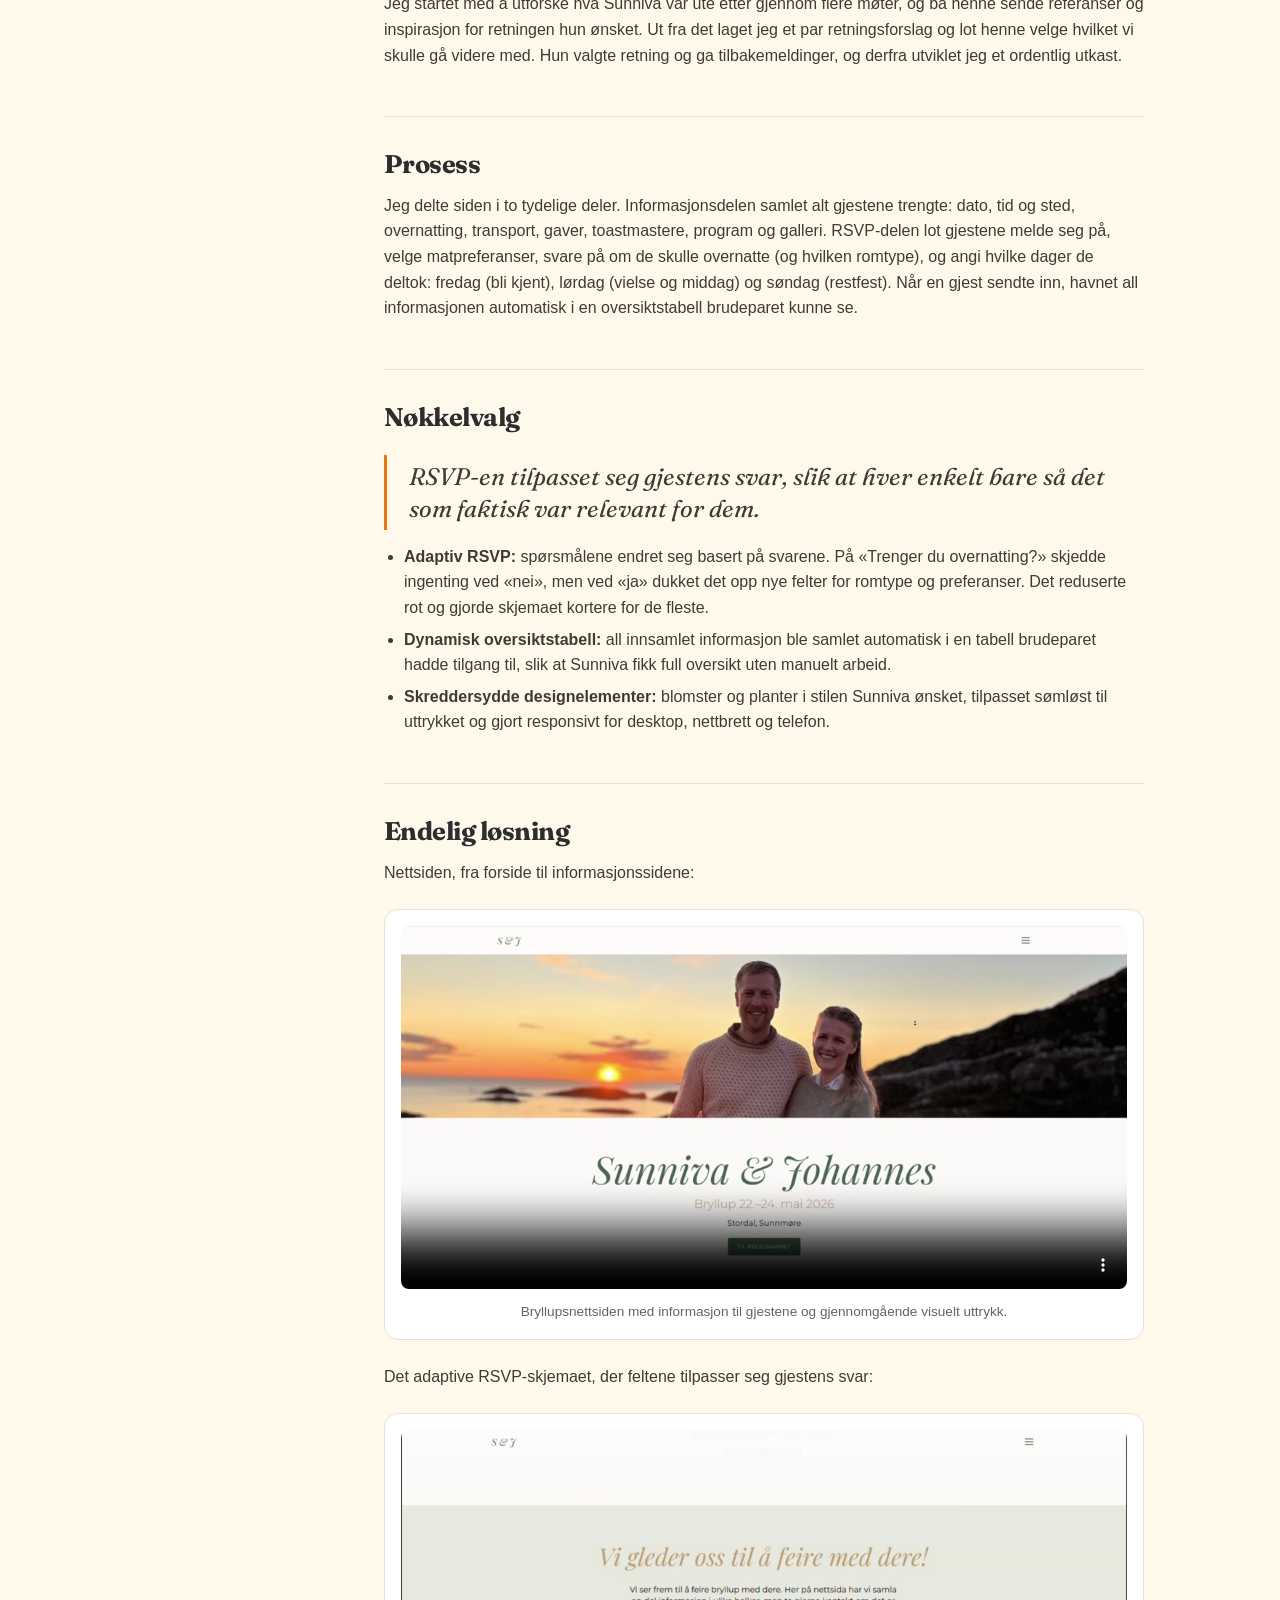
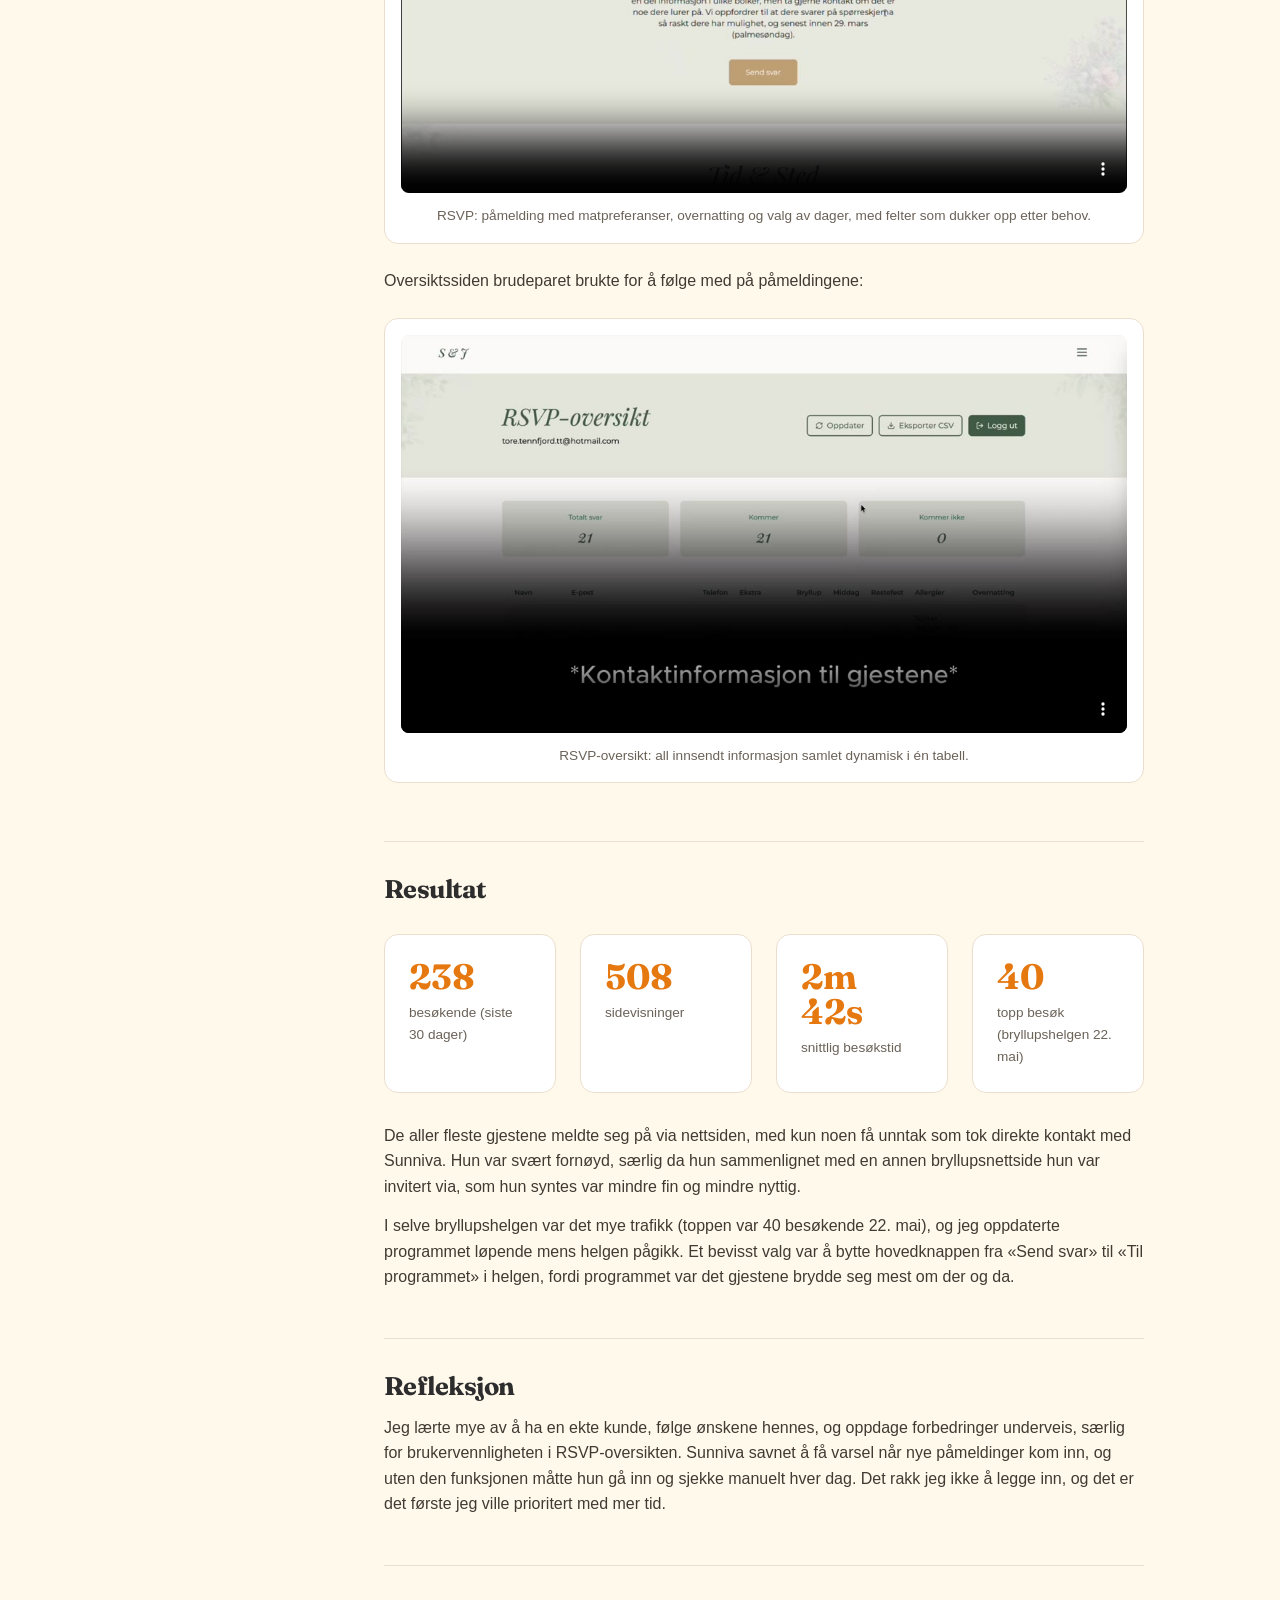
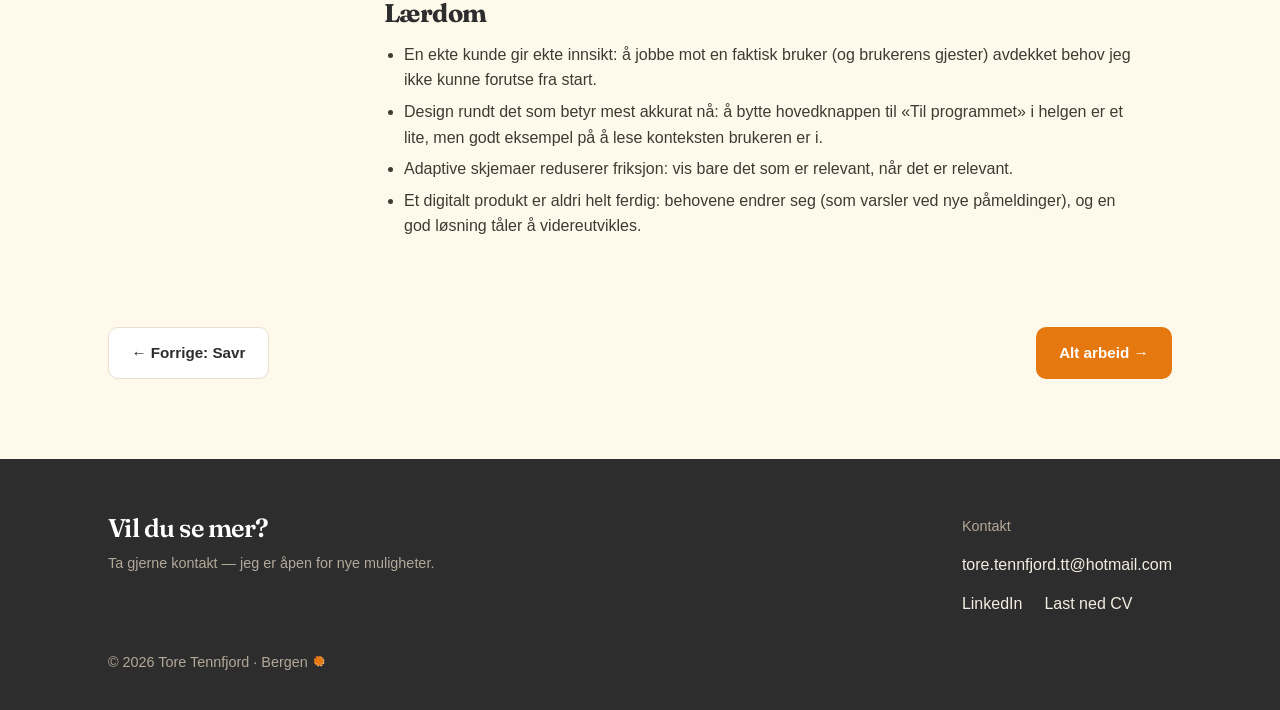
<file: prosjekt-bryllup.html>
<!DOCTYPE html>
<html lang="no">
<head>
<meta charset="UTF-8">
<meta name="viewport" content="width=device-width, initial-scale=1.0">
<title>Bryllupsnettside for Sunniva & Johannes — Tore Tennfjord</title>
<meta name="description" content="Komplett bryllupsnettside med adaptivt RSVP-system og dynamisk oversikt, bygget fra bunnen for en ekte kunde.">
<link rel="icon" href="assets/favicon.svg" type="image/svg+xml">
<link rel="icon" href="assets/favicon-32.png" sizes="32x32" type="image/png">
<link rel="apple-touch-icon" href="assets/apple-touch-icon.png">
<link rel="icon" href="assets/favicon.ico" sizes="any">
<link rel="stylesheet" href="styles.css">
</head>
<body>
<header class="nav">
  <div class="wrap">
    <a href="index.html" class="brand"><span class="mark"><svg class="ast" viewBox="-50 -50 100 100" aria-hidden="true"><g fill="currentColor"><rect x="-9" y="-38" width="18" height="76" rx="0" transform="rotate(20)"/><rect x="-9" y="-38" width="18" height="76" rx="0" transform="rotate(65)"/><rect x="-9" y="-38" width="18" height="76" rx="0" transform="rotate(110)"/><rect x="-9" y="-38" width="18" height="76" rx="0" transform="rotate(155)"/></g></svg></span> Tore Tennfjord</a>
    <button class="nav-toggle" aria-label="Meny" onclick="document.getElementById('m').classList.toggle('open')">☰</button>
    <ul class="nav-links" id="m">
      <li><a href="arbeid.html" class="active">Arbeid</a></li>
      <li><a href="om.html">Om meg</a></li>
      <li><a href="assets/CV-Tore-Tennfjord.pdf" target="_blank">CV</a></li>
      <li><a href="kontakt.html">Kontakt</a></li>
    </ul>
  </div>
</header>

<section class="case-hero">
  <div class="wrap">
    <a href="arbeid.html" class="btn btn-ghost" style="font-size:.85rem">← Alt arbeid</a>
    <span class="eyebrow" style="margin-top:18px">Produkt, UX & web · Klientarbeid</span>
    <h1 class="mt-s">Bryllupsnettside for Sunniva & Johannes</h1>
    <p class="lead mt-s">En komplett bryllupsnettside bygget fra bunnen for min søster: all praktisk informasjon til gjestene på ett sted, og et adaptivt RSVP-system som ga brudeparet full oversikt over påmeldingene.</p>
    <div class="case-meta">
      <div><span class="k">Rolle</span><span class="v">Design & utvikling (eneste)</span></div>
      <div><span class="k">Kunde</span><span class="v">Sunniva (søster)</span></div>
      <div><span class="k">Periode</span><span class="v">Høst 2025 – mai 2026</span></div>
      <div><span class="k">Verktøy</span><span class="v">UX Pilot & Lovable</span></div>
    </div>
    <div class="mt-s"><a href="https://bryllupsunnivaogjohannes.no/" target="_blank" class="btn btn-secondary">Besøk nettsiden →</a></div>
  </div>
</section>

<div class="wrap">
<div class="case-layout">
  <nav class="case-toc">
    <a href="#oversikt">Oversikt</a>
    <a href="#problem">Problem</a>
    <a href="#kontekst">Kontekst</a>
    <a href="#mal">Mål</a>
    <a href="#research">Research</a>
    <a href="#prosess">Prosess</a>
    <a href="#valg">Nøkkelvalg</a>
    <a href="#losning">Løsning</a>
    <a href="#resultat">Resultat</a>
    <a href="#refleksjon">Refleksjon</a>
    <a href="#laerdom">Lærdom</a>
  </nav>

  <article class="case-body">
    <div class="case-section" id="oversikt">
      <h2>Oversikt</h2>
      <p>Jeg designet og bygde en komplett bryllupsnettside for min søster Sunniva og hennes forlovede Johannes. Siden hadde to hovedoppgaver: å gi gjestene all praktisk informasjon ett sted, og å samle inn påmeldinger (RSVP) på en måte som ga brudeparet full oversikt. Jeg laget alt fra bunnen med verktøyene UX Pilot og Lovable.</p>
    </div>

    <div class="case-section" id="problem">
      <h2>Problem</h2>
      <p>Sunniva trengte en effektiv måte å dele informasjon med gjestene på, og samtidig samle inn hvem som kom og detaljene rundt dem. Hun ønsket en egen nettside fra start, og vurderte først å lage den selv i et ferdig bryllupsnettside-verktøy, før jeg tilbød meg å lage en skreddersydd løsning. Utfordringen var å gjøre informasjonen lett tilgjengelig for gjestene, og innsamlingen oversiktlig for brudeparet.</p>
    </div>

    <div class="case-section" id="kontekst">
      <h2>Kontekst</h2>
      <p>Dette var et reelt kundeoppdrag, med min søster som kunde. Prosjektet gikk fra høsten 2025 og helt frem til og gjennom selve bryllupshelgen i mai 2026. Jeg hadde mange møter med henne underveis for å forstå hva hun ønsket, og justerte løsningen løpende basert på tilbakemeldingene hennes.</p>
    </div>

    <div class="case-section" id="mal">
      <h2>Mål</h2>
      <ul>
        <li><strong>For gjestene:</strong> lett og tilgjengelig informasjon (dato, tid og sted, overnatting, transport, gaver, toastmastere, program og galleri).</li>
        <li><strong>For brudeparet:</strong> enkel innsamling av påmeldinger og full oversikt over hvem som kommer og hva de trenger.</li>
      </ul>
    </div>

    <div class="case-section" id="research">
      <h2>Research & tilnærming</h2>
      <p>Jeg startet med å utforske hva Sunniva var ute etter gjennom flere møter, og ba henne sende referanser og inspirasjon for retningen hun ønsket. Ut fra det laget jeg et par retningsforslag og lot henne velge hvilket vi skulle gå videre med. Hun valgte retning og ga tilbakemeldinger, og derfra utviklet jeg et ordentlig utkast.</p>
    </div>

    <div class="case-section" id="prosess">
      <h2>Prosess</h2>
      <p>Jeg delte siden i to tydelige deler. Informasjonsdelen samlet alt gjestene trengte: dato, tid og sted, overnatting, transport, gaver, toastmastere, program og galleri. RSVP-delen lot gjestene melde seg på, velge matpreferanser, svare på om de skulle overnatte (og hvilken romtype), og angi hvilke dager de deltok: fredag (bli kjent), lørdag (vielse og middag) og søndag (restfest). Når en gjest sendte inn, havnet all informasjonen automatisk i en oversiktstabell brudeparet kunne se.</p>
    </div>

    <div class="case-section" id="valg">
      <h2>Nøkkelvalg</h2>
      <p class="pull">RSVP-en tilpasset seg gjestens svar, slik at hver enkelt bare så det som faktisk var relevant for dem.</p>
      <ul>
        <li><strong>Adaptiv RSVP:</strong> spørsmålene endret seg basert på svarene. På «Trenger du overnatting?» skjedde ingenting ved «nei», men ved «ja» dukket det opp nye felter for romtype og preferanser. Det reduserte rot og gjorde skjemaet kortere for de fleste.</li>
        <li><strong>Dynamisk oversiktstabell:</strong> all innsamlet informasjon ble samlet automatisk i en tabell brudeparet hadde tilgang til, slik at Sunniva fikk full oversikt uten manuelt arbeid.</li>
        <li><strong>Skreddersydde designelementer:</strong> blomster og planter i stilen Sunniva ønsket, tilpasset sømløst til uttrykket og gjort responsivt for desktop, nettbrett og telefon.</li>
      </ul>
    </div>

    <div class="case-section" id="losning">
      <h2>Endelig løsning</h2>
      <p>Nettsiden, fra forside til informasjonssidene:</p>
      <figure class="figure">
        <video controls preload="none" playsinline poster="assets/bryllup-hjemmeside-poster.jpg" style="width:100%;border-radius:8px;display:block">
          <source src="assets/bryllup-hjemmeside-v2.mp4" type="video/mp4"></video>
        <figcaption>Bryllupsnettsiden med informasjon til gjestene og gjennomgående visuelt uttrykk.</figcaption>
      </figure>
      <p>Det adaptive RSVP-skjemaet, der feltene tilpasser seg gjestens svar:</p>
      <figure class="figure">
        <video controls preload="none" playsinline poster="assets/bryllup-rsvp-poster.jpg" style="width:100%;border-radius:8px;display:block">
          <source src="assets/bryllup-rsvp.mp4" type="video/mp4"></video>
        <figcaption>RSVP: påmelding med matpreferanser, overnatting og valg av dager, med felter som dukker opp etter behov.</figcaption>
      </figure>
      <p>Oversiktssiden brudeparet brukte for å følge med på påmeldingene:</p>
      <figure class="figure">
        <video controls preload="none" playsinline poster="assets/bryllup-oversikt-poster.jpg" style="width:100%;border-radius:8px;display:block">
          <source src="assets/bryllup-oversikt.mp4" type="video/mp4"></video>
        <figcaption>RSVP-oversikt: all innsendt informasjon samlet dynamisk i én tabell.</figcaption>
      </figure>
    </div>

    <div class="case-section" id="resultat">
      <h2>Resultat</h2>
      <div class="stats">
        <div class="stat"><div class="num">238</div><div class="lbl">besøkende (siste 30 dager)</div></div>
        <div class="stat"><div class="num">508</div><div class="lbl">sidevisninger</div></div>
        <div class="stat"><div class="num">2m 42s</div><div class="lbl">snittlig besøkstid</div></div>
        <div class="stat"><div class="num">40</div><div class="lbl">topp besøk (bryllupshelgen 22. mai)</div></div>
      </div>
      <p>De aller fleste gjestene meldte seg på via nettsiden, med kun noen få unntak som tok direkte kontakt med Sunniva. Hun var svært fornøyd, særlig da hun sammenlignet med en annen bryllupsnettside hun var invitert via, som hun syntes var mindre fin og mindre nyttig.</p>
      <p>I selve bryllupshelgen var det mye trafikk (toppen var 40 besøkende 22. mai), og jeg oppdaterte programmet løpende mens helgen pågikk. Et bevisst valg var å bytte hovedknappen fra «Send svar» til «Til programmet» i helgen, fordi programmet var det gjestene brydde seg mest om der og da.</p>
    </div>

    <div class="case-section" id="refleksjon">
      <h2>Refleksjon</h2>
      <p>Jeg lærte mye av å ha en ekte kunde, følge ønskene hennes, og oppdage forbedringer underveis, særlig for brukervennligheten i RSVP-oversikten. Sunniva savnet å få varsel når nye påmeldinger kom inn, og uten den funksjonen måtte hun gå inn og sjekke manuelt hver dag. Det rakk jeg ikke å legge inn, og det er det første jeg ville prioritert med mer tid.</p>
    </div>

    <div class="case-section" id="laerdom">
      <h2>Lærdom</h2>
      <ul>
        <li>En ekte kunde gir ekte innsikt: å jobbe mot en faktisk bruker (og brukerens gjester) avdekket behov jeg ikke kunne forutse fra start.</li>
        <li>Design rundt det som betyr mest akkurat nå: å bytte hovedknappen til «Til programmet» i helgen er et lite, men godt eksempel på å lese konteksten brukeren er i.</li>
        <li>Adaptive skjemaer reduserer friksjon: vis bare det som er relevant, når det er relevant.</li>
        <li>Et digitalt produkt er aldri helt ferdig: behovene endrer seg (som varsler ved nye påmeldinger), og en god løsning tåler å videreutvikles.</li>
      </ul>
    </div>
  </article>
</div>
</div>

<div class="wrap">
  <div class="prevnext">
    <a href="prosjekt-savr.html" class="btn btn-secondary">← Forrige: Savr</a>
    <a href="arbeid.html" class="btn btn-primary">Alt arbeid →</a>
  </div>
</div>

<footer class="footer">
  <div class="wrap">
    <div class="footer-grid">
      <div><h3>Vil du se mer?</h3><p class="muted">Ta gjerne kontakt — jeg er åpen for nye muligheter.</p></div>
      <div><p class="muted">Kontakt</p>
        <p class="mt-s"><a href="mailto:tore.tennfjord.tt@hotmail.com">tore.tennfjord.tt@hotmail.com</a></p>
        <p class="mt-s footer-links"><a href="https://www.linkedin.com/in/tore-tennfjord" target="_blank">LinkedIn</a><a href="assets/CV-Tore-Tennfjord.pdf" target="_blank">Last ned CV</a></p>
      </div>
    </div>
    <p class="muted">© 2026 Tore Tennfjord · Bergen <span class="asterisk"><svg class="ast" viewBox="-52 -52 111 111" aria-hidden="true"><g fill="#F2BC86" transform="translate(6,6)"><rect x="-9" y="-38" width="18" height="76" rx="0" transform="rotate(20)"/><rect x="-9" y="-38" width="18" height="76" rx="0" transform="rotate(65)"/><rect x="-9" y="-38" width="18" height="76" rx="0" transform="rotate(110)"/><rect x="-9" y="-38" width="18" height="76" rx="0" transform="rotate(155)"/></g><g fill="#E67810"><rect x="-9" y="-38" width="18" height="76" rx="0" transform="rotate(20)"/><rect x="-9" y="-38" width="18" height="76" rx="0" transform="rotate(65)"/><rect x="-9" y="-38" width="18" height="76" rx="0" transform="rotate(110)"/><rect x="-9" y="-38" width="18" height="76" rx="0" transform="rotate(155)"/></g></svg></span></p>
  </div>
</footer>
<script src="case-nav.js" defer></script>
</body>
</html>
</file>
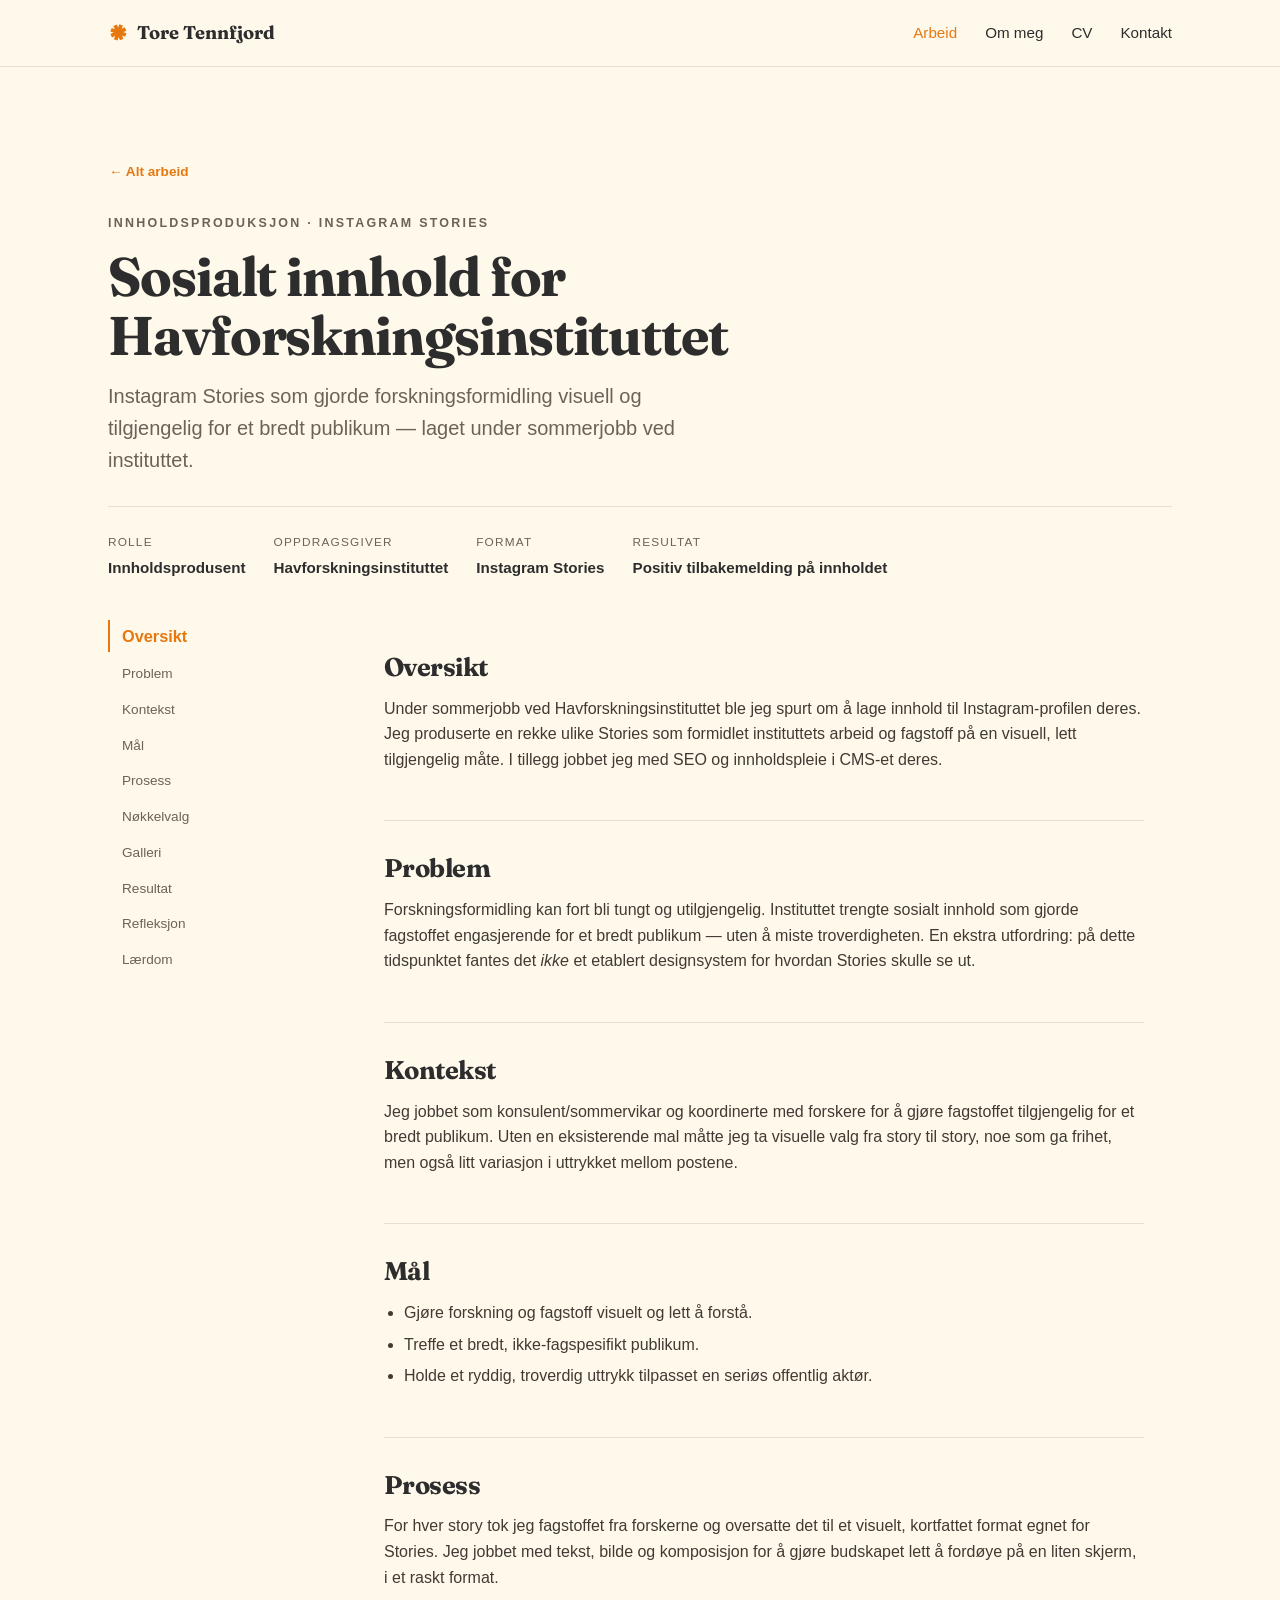
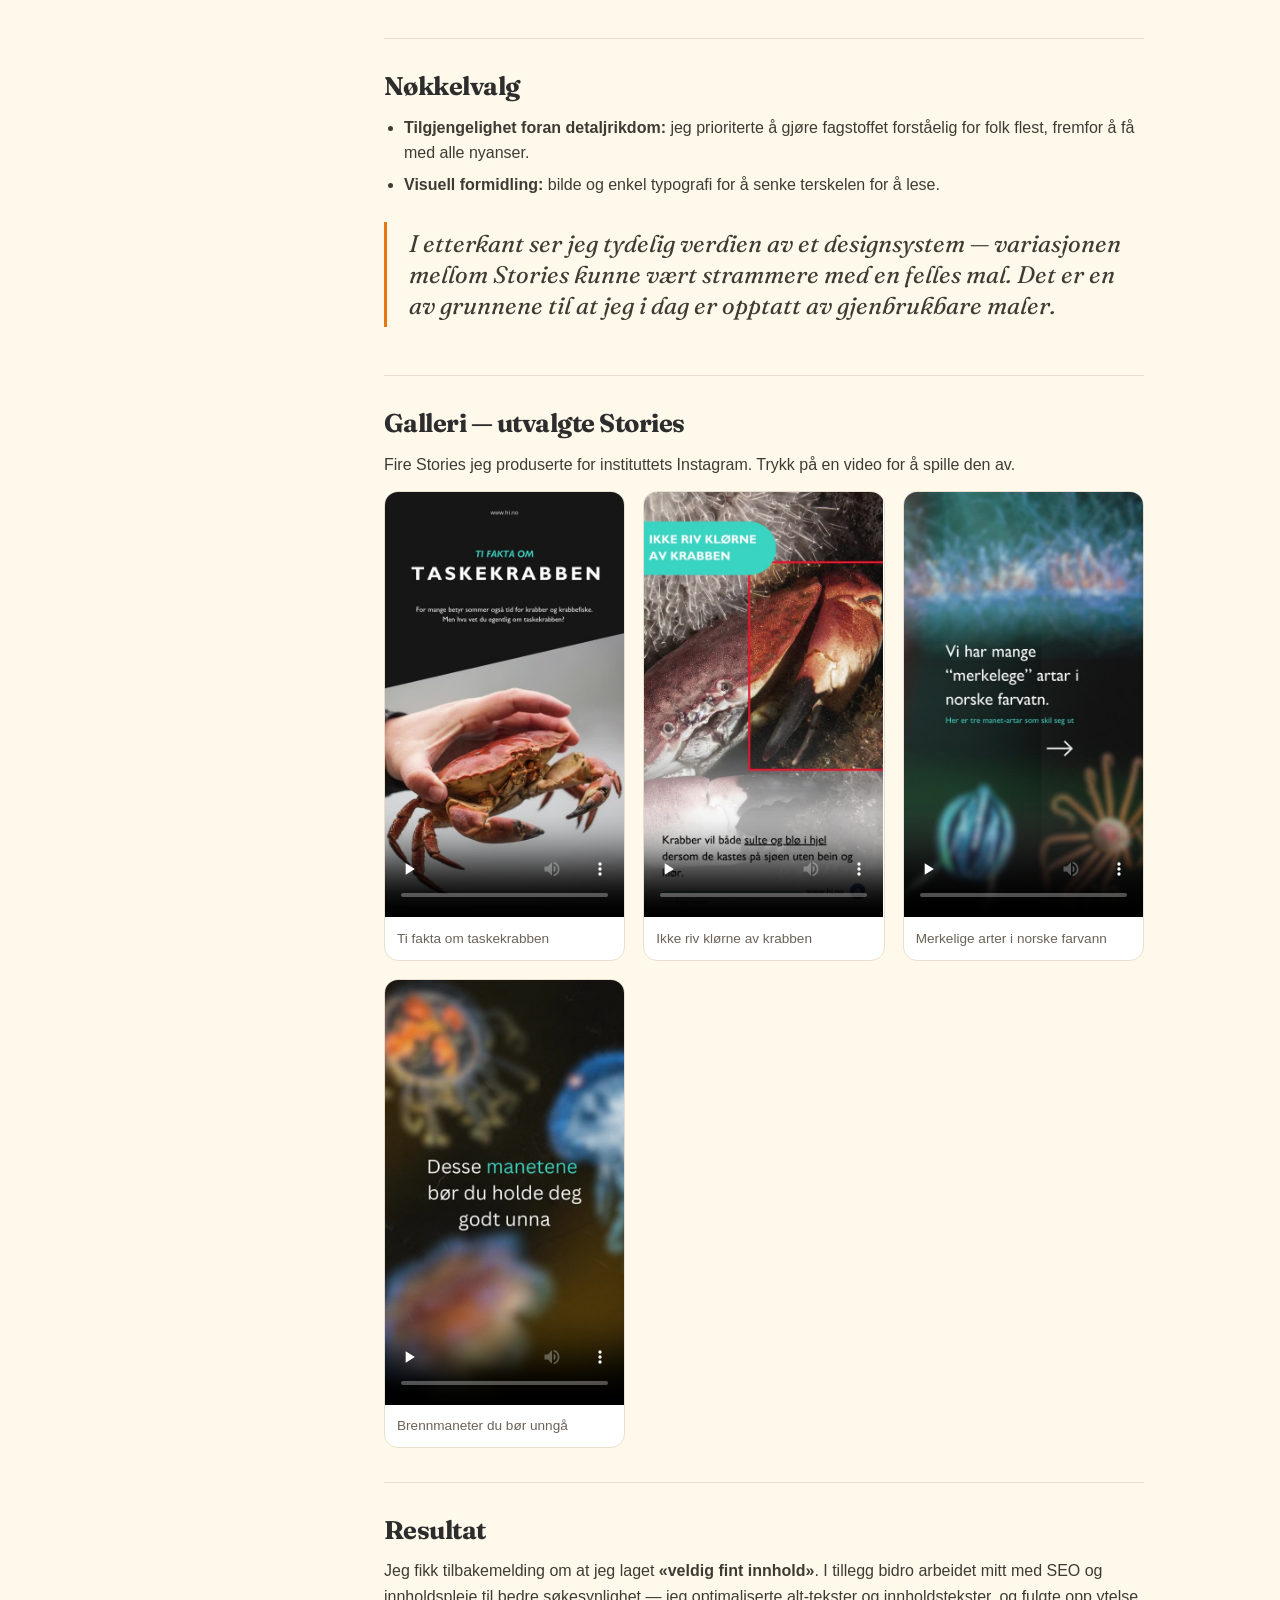
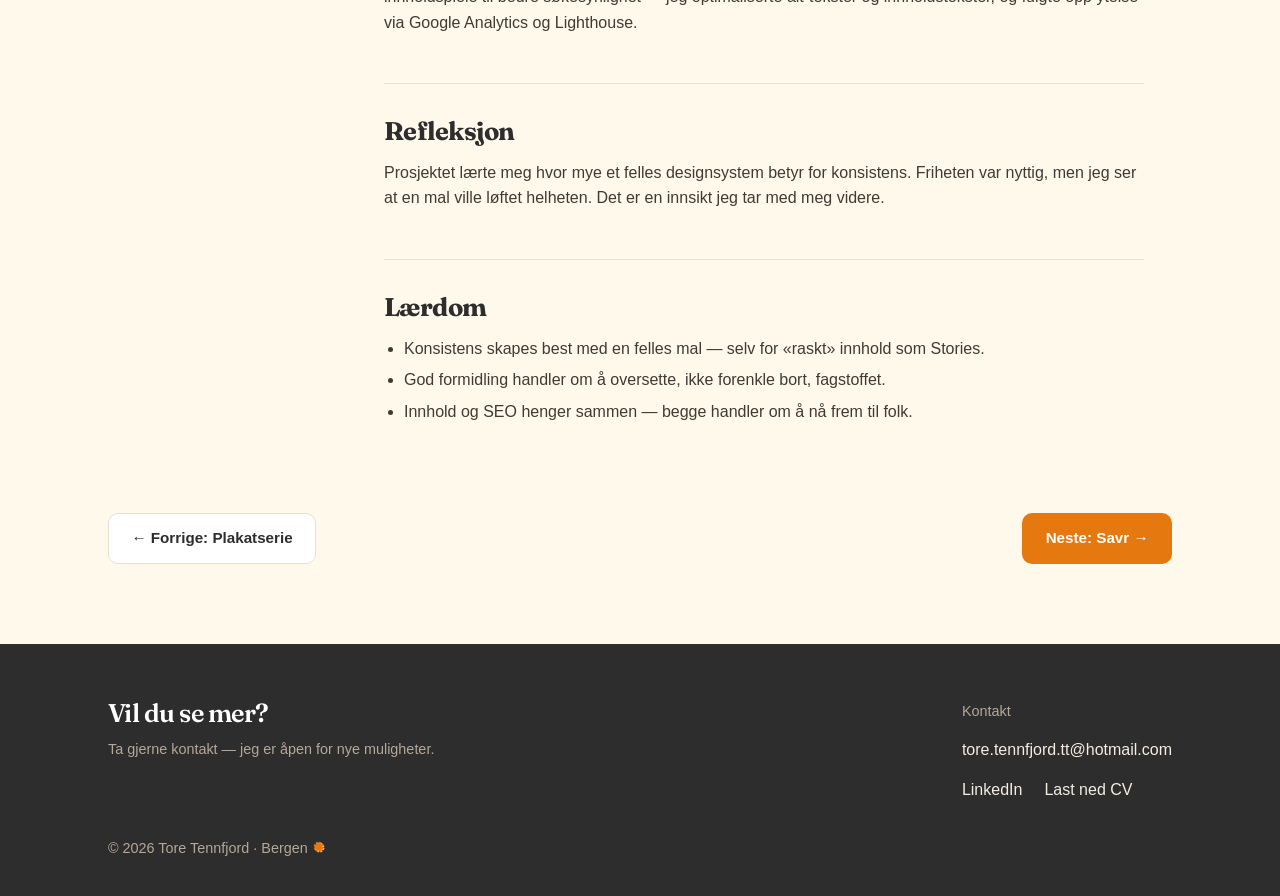
<file: prosjekt-havforskningsinstituttet.html>
<!DOCTYPE html>
<html lang="no">
<head>
<meta charset="UTF-8">
<meta name="viewport" content="width=device-width, initial-scale=1.0">
<title>Sosialt innhold for Havforskningsinstituttet — Tore Tennfjord</title>
<meta name="description" content="Instagram Stories og innholdsproduksjon for Havforskningsinstituttet.">
<link rel="icon" href="assets/favicon.svg" type="image/svg+xml">
<link rel="icon" href="assets/favicon-32.png" sizes="32x32" type="image/png">
<link rel="apple-touch-icon" href="assets/apple-touch-icon.png">
<link rel="icon" href="assets/favicon.ico" sizes="any">
<link rel="stylesheet" href="styles.css">
</head>
<body>
<header class="nav">
  <div class="wrap">
    <a href="index.html" class="brand"><span class="mark"><svg class="ast" viewBox="-50 -50 100 100" aria-hidden="true"><g fill="currentColor"><rect x="-9" y="-38" width="18" height="76" rx="0" transform="rotate(20)"/><rect x="-9" y="-38" width="18" height="76" rx="0" transform="rotate(65)"/><rect x="-9" y="-38" width="18" height="76" rx="0" transform="rotate(110)"/><rect x="-9" y="-38" width="18" height="76" rx="0" transform="rotate(155)"/></g></svg></span> Tore Tennfjord</a>
    <button class="nav-toggle" aria-label="Meny" onclick="document.getElementById('m').classList.toggle('open')">☰</button>
    <ul class="nav-links" id="m">
      <li><a href="arbeid.html" class="active">Arbeid</a></li>
      <li><a href="om.html">Om meg</a></li>
      <li><a href="assets/CV-Tore-Tennfjord.pdf" target="_blank">CV</a></li>
      <li><a href="kontakt.html">Kontakt</a></li>
    </ul>
  </div>
</header>

<section class="case-hero">
  <div class="wrap">
    <a href="arbeid.html" class="btn btn-ghost" style="font-size:.85rem">← Alt arbeid</a>
    <span class="eyebrow" style="margin-top:18px">Innholdsproduksjon · Instagram Stories</span>
    <h1 class="mt-s">Sosialt innhold for Havforskningsinstituttet</h1>
    <p class="lead mt-s">Instagram Stories som gjorde forskningsformidling visuell og tilgjengelig for et bredt publikum — laget under sommerjobb ved instituttet.</p>
    <div class="case-meta">
      <div><span class="k">Rolle</span><span class="v">Innholdsprodusent</span></div>
      <div><span class="k">Oppdragsgiver</span><span class="v">Havforskningsinstituttet</span></div>
      <div><span class="k">Format</span><span class="v">Instagram Stories</span></div>
      <div><span class="k">Resultat</span><span class="v">Positiv tilbakemelding på innholdet</span></div>
    </div>
  </div>
</section>

<div class="wrap">
<div class="case-layout">
  <nav class="case-toc">
    <a href="#oversikt">Oversikt</a>
    <a href="#problem">Problem</a>
    <a href="#kontekst">Kontekst</a>
    <a href="#mal">Mål</a>
    <a href="#prosess">Prosess</a>
    <a href="#valg">Nøkkelvalg</a>
    <a href="#galleri">Galleri</a>
    <a href="#resultat">Resultat</a>
    <a href="#refleksjon">Refleksjon</a>
    <a href="#laerdom">Lærdom</a>
  </nav>

  <article class="case-body">
    <div class="case-section" id="oversikt">
      <h2>Oversikt</h2>
      <p>Under sommerjobb ved Havforskningsinstituttet ble jeg spurt om å lage innhold til Instagram-profilen deres. Jeg produserte en rekke ulike Stories som formidlet instituttets arbeid og fagstoff på en visuell, lett tilgjengelig måte. I tillegg jobbet jeg med SEO og innholdspleie i CMS-et deres.</p>
    </div>

    <div class="case-section" id="problem">
      <h2>Problem</h2>
      <p>Forskningsformidling kan fort bli tungt og utilgjengelig. Instituttet trengte sosialt innhold som gjorde fagstoffet engasjerende for et bredt publikum — uten å miste troverdigheten. En ekstra utfordring: på dette tidspunktet fantes det <em>ikke</em> et etablert designsystem for hvordan Stories skulle se ut.</p>
    </div>

    <div class="case-section" id="kontekst">
      <h2>Kontekst</h2>
      <p>Jeg jobbet som konsulent/sommervikar og koordinerte med forskere for å gjøre fagstoffet tilgjengelig for et bredt publikum. Uten en eksisterende mal måtte jeg ta visuelle valg fra story til story, noe som ga frihet, men også litt variasjon i uttrykket mellom postene.</p>
    </div>

    <div class="case-section" id="mal">
      <h2>Mål</h2>
      <ul>
        <li>Gjøre forskning og fagstoff visuelt og lett å forstå.</li>
        <li>Treffe et bredt, ikke-fagspesifikt publikum.</li>
        <li>Holde et ryddig, troverdig uttrykk tilpasset en seriøs offentlig aktør.</li>
      </ul>
    </div>

    <div class="case-section" id="prosess">
      <h2>Prosess</h2>
      <p>For hver story tok jeg fagstoffet fra forskerne og oversatte det til et visuelt, kortfattet format egnet for Stories. Jeg jobbet med tekst, bilde og komposisjon for å gjøre budskapet lett å fordøye på en liten skjerm, i et raskt format.</p>
    </div>

    <div class="case-section" id="valg">
      <h2>Nøkkelvalg</h2>
      <ul>
        <li><strong>Tilgjengelighet foran detaljrikdom:</strong> jeg prioriterte å gjøre fagstoffet forståelig for folk flest, fremfor å få med alle nyanser.</li>
        <li><strong>Visuell formidling:</strong> bilde og enkel typografi for å senke terskelen for å lese.</li>
      </ul>
      <p class="pull">I etterkant ser jeg tydelig verdien av et designsystem — variasjonen mellom Stories kunne vært strammere med en felles mal. Det er en av grunnene til at jeg i dag er opptatt av gjenbrukbare maler.</p>
    </div>

    <div class="case-section" id="galleri">
      <h2>Galleri — utvalgte Stories</h2>
      <p>Fire Stories jeg produserte for instituttets Instagram. Trykk på en video for å spille den av.</p>
      <div class="story-grid">
        <figure class="story">
          <video controls preload="none" playsinline poster="assets/story-taskekrabbe.jpg">
            <source src="assets/story-taskekrabbe.mp4" type="video/mp4"></video>
          <figcaption>Ti fakta om taskekrabben</figcaption>
        </figure>
        <figure class="story">
          <video controls preload="none" playsinline poster="assets/story-klor.jpg">
            <source src="assets/story-klor.mp4" type="video/mp4"></video>
          <figcaption>Ikke riv klørne av krabben</figcaption>
        </figure>
        <figure class="story">
          <video controls preload="none" playsinline poster="assets/story-merkelege.jpg">
            <source src="assets/story-merkelege.mp4" type="video/mp4"></video>
          <figcaption>Merkelige arter i norske farvann</figcaption>
        </figure>
        <figure class="story">
          <video controls preload="none" playsinline poster="assets/story-brennmaneter.jpg">
            <source src="assets/story-brennmaneter.mp4" type="video/mp4"></video>
          <figcaption>Brennmaneter du bør unngå</figcaption>
        </figure>
      </div>
    </div>

    <div class="case-section" id="resultat">
      <h2>Resultat</h2>
      <p>Jeg fikk tilbakemelding om at jeg laget <strong>«veldig fint innhold»</strong>. I tillegg bidro arbeidet mitt med SEO og innholdspleie til bedre søkesynlighet — jeg optimaliserte alt-tekster og innholdstekster, og fulgte opp ytelse via Google Analytics og Lighthouse.</p>
    </div>

    <div class="case-section" id="refleksjon">
      <h2>Refleksjon</h2>
      <p>Prosjektet lærte meg hvor mye et felles designsystem betyr for konsistens. Friheten var nyttig, men jeg ser at en mal ville løftet helheten. Det er en innsikt jeg tar med meg videre.</p>
    </div>

    <div class="case-section" id="laerdom">
      <h2>Lærdom</h2>
      <ul>
        <li>Konsistens skapes best med en felles mal — selv for «raskt» innhold som Stories.</li>
        <li>God formidling handler om å oversette, ikke forenkle bort, fagstoffet.</li>
        <li>Innhold og SEO henger sammen — begge handler om å nå frem til folk.</li>
      </ul>
    </div>
  </article>
</div>
</div>

<div class="wrap">
  <div class="prevnext">
    <a href="prosjekt-plakater.html" class="btn btn-secondary">← Forrige: Plakatserie</a>
    <a href="prosjekt-savr.html" class="btn btn-primary">Neste: Savr →</a>
  </div>
</div>

<footer class="footer">
  <div class="wrap">
    <div class="footer-grid">
      <div><h3>Vil du se mer?</h3><p class="muted">Ta gjerne kontakt — jeg er åpen for nye muligheter.</p></div>
      <div><p class="muted">Kontakt</p>
        <p class="mt-s"><a href="mailto:tore.tennfjord.tt@hotmail.com">tore.tennfjord.tt@hotmail.com</a></p>
        <p class="mt-s footer-links"><a href="https://www.linkedin.com/in/tore-tennfjord" target="_blank">LinkedIn</a><a href="assets/CV-Tore-Tennfjord.pdf" target="_blank">Last ned CV</a></p>
      </div>
    </div>
    <p class="muted">© 2026 Tore Tennfjord · Bergen <span class="asterisk"><svg class="ast" viewBox="-52 -52 111 111" aria-hidden="true"><g fill="#F2BC86" transform="translate(6,6)"><rect x="-9" y="-38" width="18" height="76" rx="0" transform="rotate(20)"/><rect x="-9" y="-38" width="18" height="76" rx="0" transform="rotate(65)"/><rect x="-9" y="-38" width="18" height="76" rx="0" transform="rotate(110)"/><rect x="-9" y="-38" width="18" height="76" rx="0" transform="rotate(155)"/></g><g fill="#E67810"><rect x="-9" y="-38" width="18" height="76" rx="0" transform="rotate(20)"/><rect x="-9" y="-38" width="18" height="76" rx="0" transform="rotate(65)"/><rect x="-9" y="-38" width="18" height="76" rx="0" transform="rotate(110)"/><rect x="-9" y="-38" width="18" height="76" rx="0" transform="rotate(155)"/></g></svg></span></p>
  </div>
</footer>
<script src="case-nav.js" defer></script>
</body>
</html>
</file>
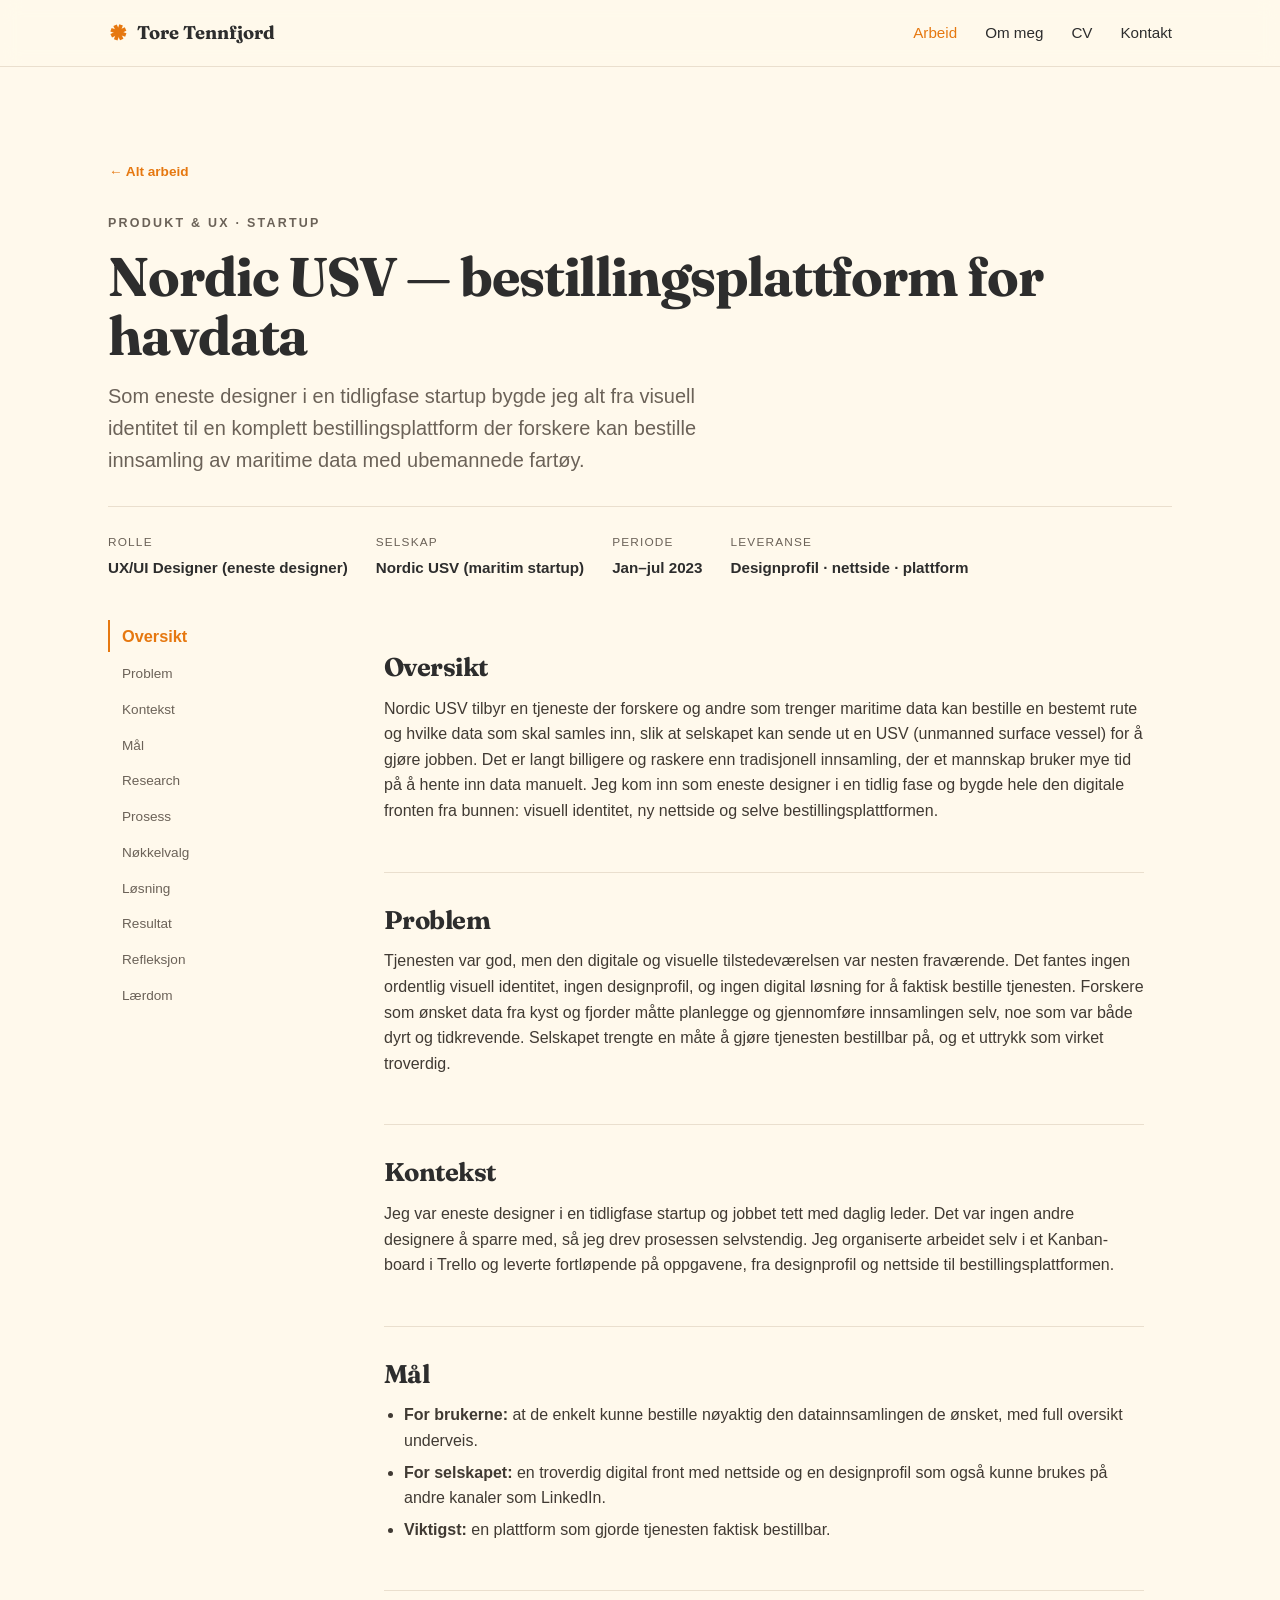
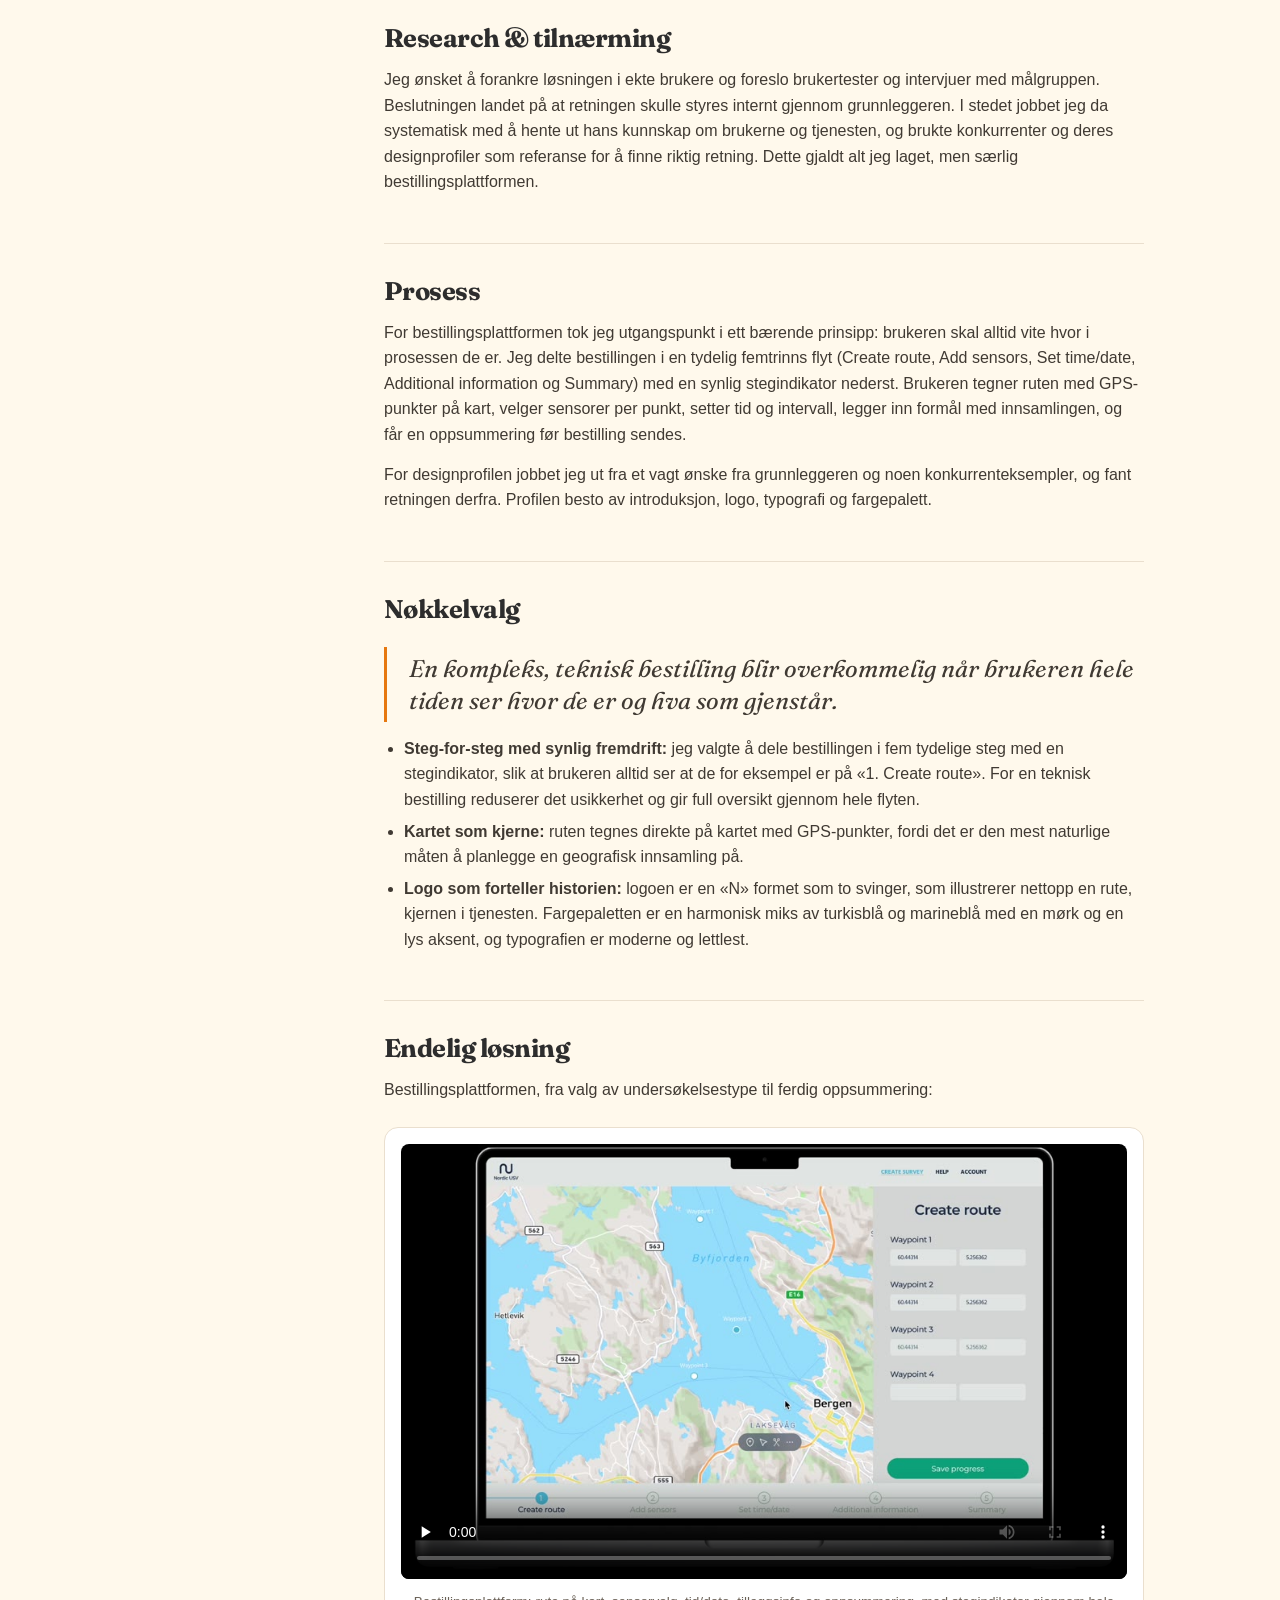
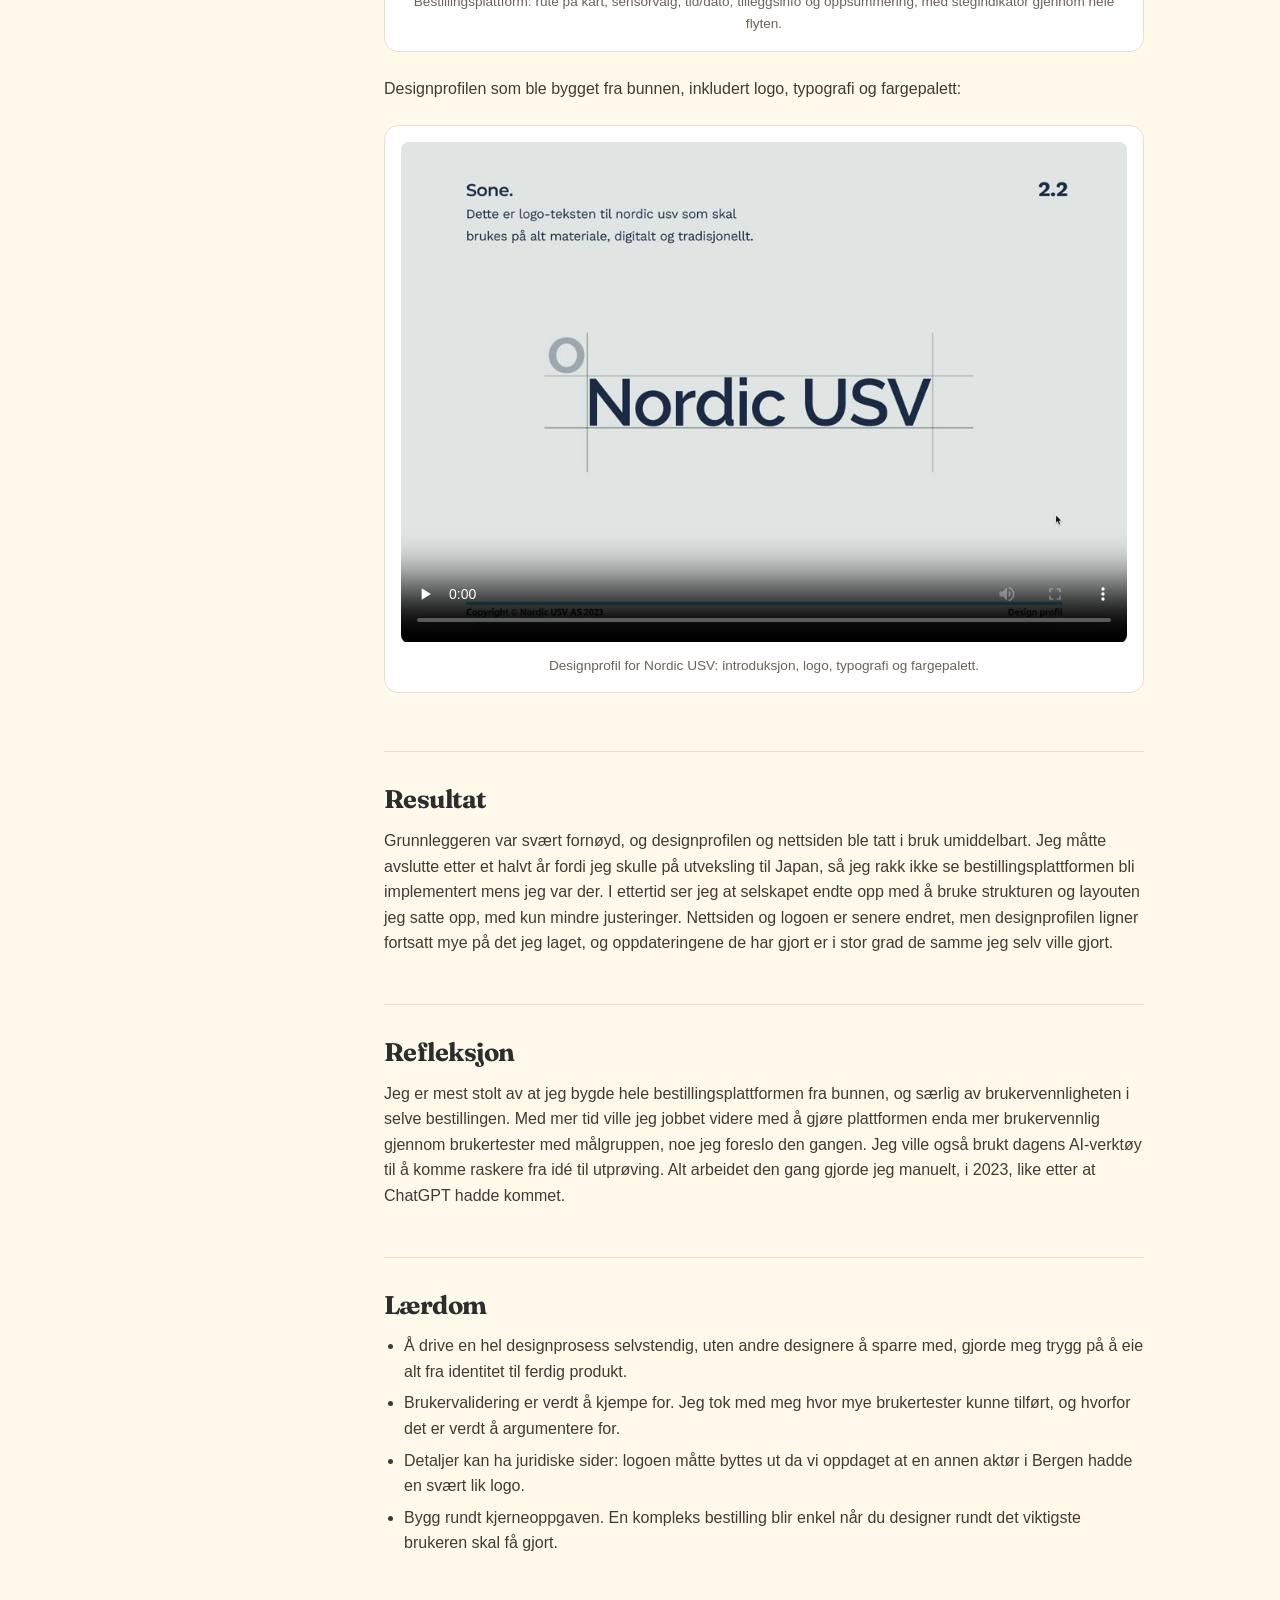
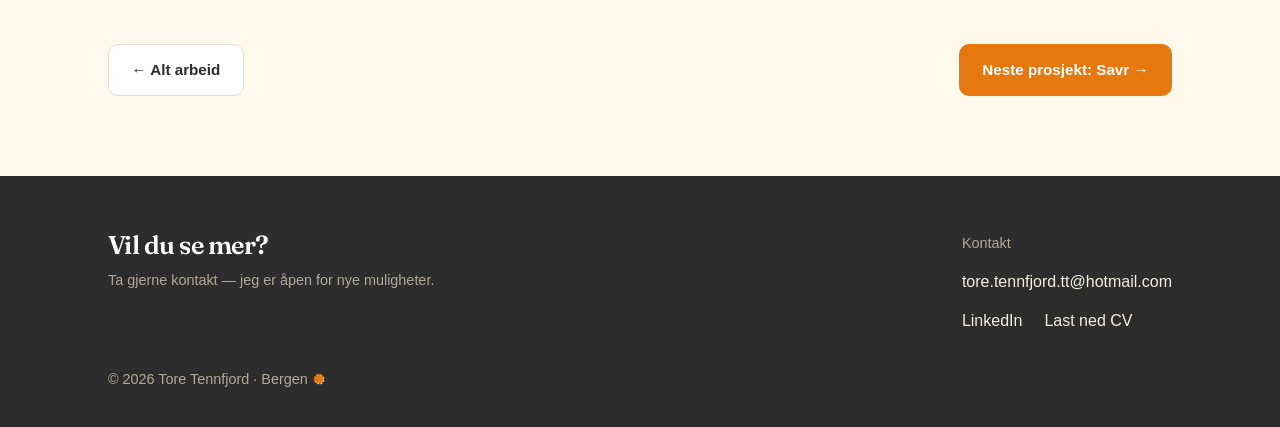
<file: prosjekt-nordicusv.html>
<!DOCTYPE html>
<html lang="no">
<head>
<meta charset="UTF-8">
<meta name="viewport" content="width=device-width, initial-scale=1.0">
<title>Nordic USV — bestillingsplattform for havdata — Tore Tennfjord</title>
<meta name="description" content="UX/UI, designprofil og bestillingsplattform for Nordic USV — bygget fra bunnen som eneste designer i en tidligfase startup.">
<link rel="icon" href="assets/favicon.svg" type="image/svg+xml">
<link rel="icon" href="assets/favicon-32.png" sizes="32x32" type="image/png">
<link rel="apple-touch-icon" href="assets/apple-touch-icon.png">
<link rel="icon" href="assets/favicon.ico" sizes="any">
<link rel="stylesheet" href="styles.css">
</head>
<body>
<header class="nav">
  <div class="wrap">
    <a href="index.html" class="brand"><span class="mark"><svg class="ast" viewBox="-50 -50 100 100" aria-hidden="true"><g fill="currentColor"><rect x="-9" y="-38" width="18" height="76" rx="0" transform="rotate(20)"/><rect x="-9" y="-38" width="18" height="76" rx="0" transform="rotate(65)"/><rect x="-9" y="-38" width="18" height="76" rx="0" transform="rotate(110)"/><rect x="-9" y="-38" width="18" height="76" rx="0" transform="rotate(155)"/></g></svg></span> Tore Tennfjord</a>
    <button class="nav-toggle" aria-label="Meny" onclick="document.getElementById('m').classList.toggle('open')">☰</button>
    <ul class="nav-links" id="m">
      <li><a href="arbeid.html" class="active">Arbeid</a></li>
      <li><a href="om.html">Om meg</a></li>
      <li><a href="assets/CV-Tore-Tennfjord.pdf" target="_blank">CV</a></li>
      <li><a href="kontakt.html">Kontakt</a></li>
    </ul>
  </div>
</header>

<section class="case-hero">
  <div class="wrap">
    <a href="arbeid.html" class="btn btn-ghost" style="font-size:.85rem">← Alt arbeid</a>
    <span class="eyebrow" style="margin-top:18px">Produkt & UX · Startup</span>
    <h1 class="mt-s">Nordic USV — bestillingsplattform for havdata</h1>
    <p class="lead mt-s">Som eneste designer i en tidligfase startup bygde jeg alt fra visuell identitet til en komplett bestillingsplattform der forskere kan bestille innsamling av maritime data med ubemannede fartøy.</p>
    <div class="case-meta">
      <div><span class="k">Rolle</span><span class="v">UX/UI Designer (eneste designer)</span></div>
      <div><span class="k">Selskap</span><span class="v">Nordic USV (maritim startup)</span></div>
      <div><span class="k">Periode</span><span class="v">Jan–jul 2023</span></div>
      <div><span class="k">Leveranse</span><span class="v">Designprofil · nettside · plattform</span></div>
    </div>
  </div>
</section>

<div class="wrap">
<div class="case-layout">
  <nav class="case-toc">
    <a href="#oversikt">Oversikt</a>
    <a href="#problem">Problem</a>
    <a href="#kontekst">Kontekst</a>
    <a href="#mal">Mål</a>
    <a href="#research">Research</a>
    <a href="#prosess">Prosess</a>
    <a href="#valg">Nøkkelvalg</a>
    <a href="#losning">Løsning</a>
    <a href="#resultat">Resultat</a>
    <a href="#refleksjon">Refleksjon</a>
    <a href="#laerdom">Lærdom</a>
  </nav>

  <article class="case-body">
    <div class="case-section" id="oversikt">
      <h2>Oversikt</h2>
      <p>Nordic USV tilbyr en tjeneste der forskere og andre som trenger maritime data kan bestille en bestemt rute og hvilke data som skal samles inn, slik at selskapet kan sende ut en USV (unmanned surface vessel) for å gjøre jobben. Det er langt billigere og raskere enn tradisjonell innsamling, der et mannskap bruker mye tid på å hente inn data manuelt. Jeg kom inn som eneste designer i en tidlig fase og bygde hele den digitale fronten fra bunnen: visuell identitet, ny nettside og selve bestillingsplattformen.</p>
    </div>

    <div class="case-section" id="problem">
      <h2>Problem</h2>
      <p>Tjenesten var god, men den digitale og visuelle tilstedeværelsen var nesten fraværende. Det fantes ingen ordentlig visuell identitet, ingen designprofil, og ingen digital løsning for å faktisk bestille tjenesten. Forskere som ønsket data fra kyst og fjorder måtte planlegge og gjennomføre innsamlingen selv, noe som var både dyrt og tidkrevende. Selskapet trengte en måte å gjøre tjenesten bestillbar på, og et uttrykk som virket troverdig.</p>
    </div>

    <div class="case-section" id="kontekst">
      <h2>Kontekst</h2>
      <p>Jeg var eneste designer i en tidligfase startup og jobbet tett med daglig leder. Det var ingen andre designere å sparre med, så jeg drev prosessen selvstendig. Jeg organiserte arbeidet selv i et Kanban-board i Trello og leverte fortløpende på oppgavene, fra designprofil og nettside til bestillingsplattformen.</p>
    </div>

    <div class="case-section" id="mal">
      <h2>Mål</h2>
      <ul>
        <li><strong>For brukerne:</strong> at de enkelt kunne bestille nøyaktig den datainnsamlingen de ønsket, med full oversikt underveis.</li>
        <li><strong>For selskapet:</strong> en troverdig digital front med nettside og en designprofil som også kunne brukes på andre kanaler som LinkedIn.</li>
        <li><strong>Viktigst:</strong> en plattform som gjorde tjenesten faktisk bestillbar.</li>
      </ul>
    </div>

    <div class="case-section" id="research">
      <h2>Research & tilnærming</h2>
      <p>Jeg ønsket å forankre løsningen i ekte brukere og foreslo brukertester og intervjuer med målgruppen. Beslutningen landet på at retningen skulle styres internt gjennom grunnleggeren. I stedet jobbet jeg da systematisk med å hente ut hans kunnskap om brukerne og tjenesten, og brukte konkurrenter og deres designprofiler som referanse for å finne riktig retning. Dette gjaldt alt jeg laget, men særlig bestillingsplattformen.</p>
    </div>

    <div class="case-section" id="prosess">
      <h2>Prosess</h2>
      <p>For bestillingsplattformen tok jeg utgangspunkt i ett bærende prinsipp: brukeren skal alltid vite hvor i prosessen de er. Jeg delte bestillingen i en tydelig femtrinns flyt (Create route, Add sensors, Set time/date, Additional information og Summary) med en synlig stegindikator nederst. Brukeren tegner ruten med GPS-punkter på kart, velger sensorer per punkt, setter tid og intervall, legger inn formål med innsamlingen, og får en oppsummering før bestilling sendes.</p>
      <p>For designprofilen jobbet jeg ut fra et vagt ønske fra grunnleggeren og noen konkurrenteksempler, og fant retningen derfra. Profilen besto av introduksjon, logo, typografi og fargepalett.</p>
    </div>

    <div class="case-section" id="valg">
      <h2>Nøkkelvalg</h2>
      <p class="pull">En kompleks, teknisk bestilling blir overkommelig når brukeren hele tiden ser hvor de er og hva som gjenstår.</p>
      <ul>
        <li><strong>Steg-for-steg med synlig fremdrift:</strong> jeg valgte å dele bestillingen i fem tydelige steg med en stegindikator, slik at brukeren alltid ser at de for eksempel er på «1. Create route». For en teknisk bestilling reduserer det usikkerhet og gir full oversikt gjennom hele flyten.</li>
        <li><strong>Kartet som kjerne:</strong> ruten tegnes direkte på kartet med GPS-punkter, fordi det er den mest naturlige måten å planlegge en geografisk innsamling på.</li>
        <li><strong>Logo som forteller historien:</strong> logoen er en «N» formet som to svinger, som illustrerer nettopp en rute, kjernen i tjenesten. Fargepaletten er en harmonisk miks av turkisblå og marineblå med en mørk og en lys aksent, og typografien er moderne og lettlest.</li>
      </ul>
    </div>

    <div class="case-section" id="losning">
      <h2>Endelig løsning</h2>
      <p>Bestillingsplattformen, fra valg av undersøkelsestype til ferdig oppsummering:</p>
      <figure class="figure">
        <video controls preload="none" playsinline poster="assets/nordicusv-portal-poster.jpg" style="width:100%;border-radius:8px;display:block">
          <source src="assets/nordicusv-portal.mp4" type="video/mp4"></video>
        <figcaption>Bestillingsplattform: rute på kart, sensorvalg, tid/dato, tilleggsinfo og oppsummering, med stegindikator gjennom hele flyten.</figcaption>
      </figure>
      <p>Designprofilen som ble bygget fra bunnen, inkludert logo, typografi og fargepalett:</p>
      <figure class="figure">
        <video controls preload="none" playsinline poster="assets/nordicusv-profil-poster.jpg" style="width:100%;border-radius:8px;display:block">
          <source src="assets/nordicusv-profil.mp4" type="video/mp4"></video>
        <figcaption>Designprofil for Nordic USV: introduksjon, logo, typografi og fargepalett.</figcaption>
      </figure>
    </div>

    <div class="case-section" id="resultat">
      <h2>Resultat</h2>
      <p>Grunnleggeren var svært fornøyd, og designprofilen og nettsiden ble tatt i bruk umiddelbart. Jeg måtte avslutte etter et halvt år fordi jeg skulle på utveksling til Japan, så jeg rakk ikke se bestillingsplattformen bli implementert mens jeg var der. I ettertid ser jeg at selskapet endte opp med å bruke strukturen og layouten jeg satte opp, med kun mindre justeringer. Nettsiden og logoen er senere endret, men designprofilen ligner fortsatt mye på det jeg laget, og oppdateringene de har gjort er i stor grad de samme jeg selv ville gjort.</p>
    </div>

    <div class="case-section" id="refleksjon">
      <h2>Refleksjon</h2>
      <p>Jeg er mest stolt av at jeg bygde hele bestillingsplattformen fra bunnen, og særlig av brukervennligheten i selve bestillingen. Med mer tid ville jeg jobbet videre med å gjøre plattformen enda mer brukervennlig gjennom brukertester med målgruppen, noe jeg foreslo den gangen. Jeg ville også brukt dagens AI-verktøy til å komme raskere fra idé til utprøving. Alt arbeidet den gang gjorde jeg manuelt, i 2023, like etter at ChatGPT hadde kommet.</p>
    </div>

    <div class="case-section" id="laerdom">
      <h2>Lærdom</h2>
      <ul>
        <li>Å drive en hel designprosess selvstendig, uten andre designere å sparre med, gjorde meg trygg på å eie alt fra identitet til ferdig produkt.</li>
        <li>Brukervalidering er verdt å kjempe for. Jeg tok med meg hvor mye brukertester kunne tilført, og hvorfor det er verdt å argumentere for.</li>
        <li>Detaljer kan ha juridiske sider: logoen måtte byttes ut da vi oppdaget at en annen aktør i Bergen hadde en svært lik logo.</li>
        <li>Bygg rundt kjerneoppgaven. En kompleks bestilling blir enkel når du designer rundt det viktigste brukeren skal få gjort.</li>
      </ul>
    </div>
  </article>
</div>
</div>

<div class="wrap">
  <div class="prevnext">
    <a href="arbeid.html" class="btn btn-secondary">← Alt arbeid</a>
    <a href="prosjekt-savr.html" class="btn btn-primary">Neste prosjekt: Savr →</a>
  </div>
</div>

<footer class="footer">
  <div class="wrap">
    <div class="footer-grid">
      <div><h3>Vil du se mer?</h3><p class="muted">Ta gjerne kontakt — jeg er åpen for nye muligheter.</p></div>
      <div><p class="muted">Kontakt</p>
        <p class="mt-s"><a href="mailto:tore.tennfjord.tt@hotmail.com">tore.tennfjord.tt@hotmail.com</a></p>
        <p class="mt-s footer-links"><a href="https://www.linkedin.com/in/tore-tennfjord" target="_blank">LinkedIn</a><a href="assets/CV-Tore-Tennfjord.pdf" target="_blank">Last ned CV</a></p>
      </div>
    </div>
    <p class="muted">© 2026 Tore Tennfjord · Bergen <span class="asterisk"><svg class="ast" viewBox="-52 -52 111 111" aria-hidden="true"><g fill="#F2BC86" transform="translate(6,6)"><rect x="-9" y="-38" width="18" height="76" rx="0" transform="rotate(20)"/><rect x="-9" y="-38" width="18" height="76" rx="0" transform="rotate(65)"/><rect x="-9" y="-38" width="18" height="76" rx="0" transform="rotate(110)"/><rect x="-9" y="-38" width="18" height="76" rx="0" transform="rotate(155)"/></g><g fill="#E67810"><rect x="-9" y="-38" width="18" height="76" rx="0" transform="rotate(20)"/><rect x="-9" y="-38" width="18" height="76" rx="0" transform="rotate(65)"/><rect x="-9" y="-38" width="18" height="76" rx="0" transform="rotate(110)"/><rect x="-9" y="-38" width="18" height="76" rx="0" transform="rotate(155)"/></g></svg></span></p>
  </div>
</footer>
<script src="case-nav.js" defer></script>
</body>
</html>
</file>
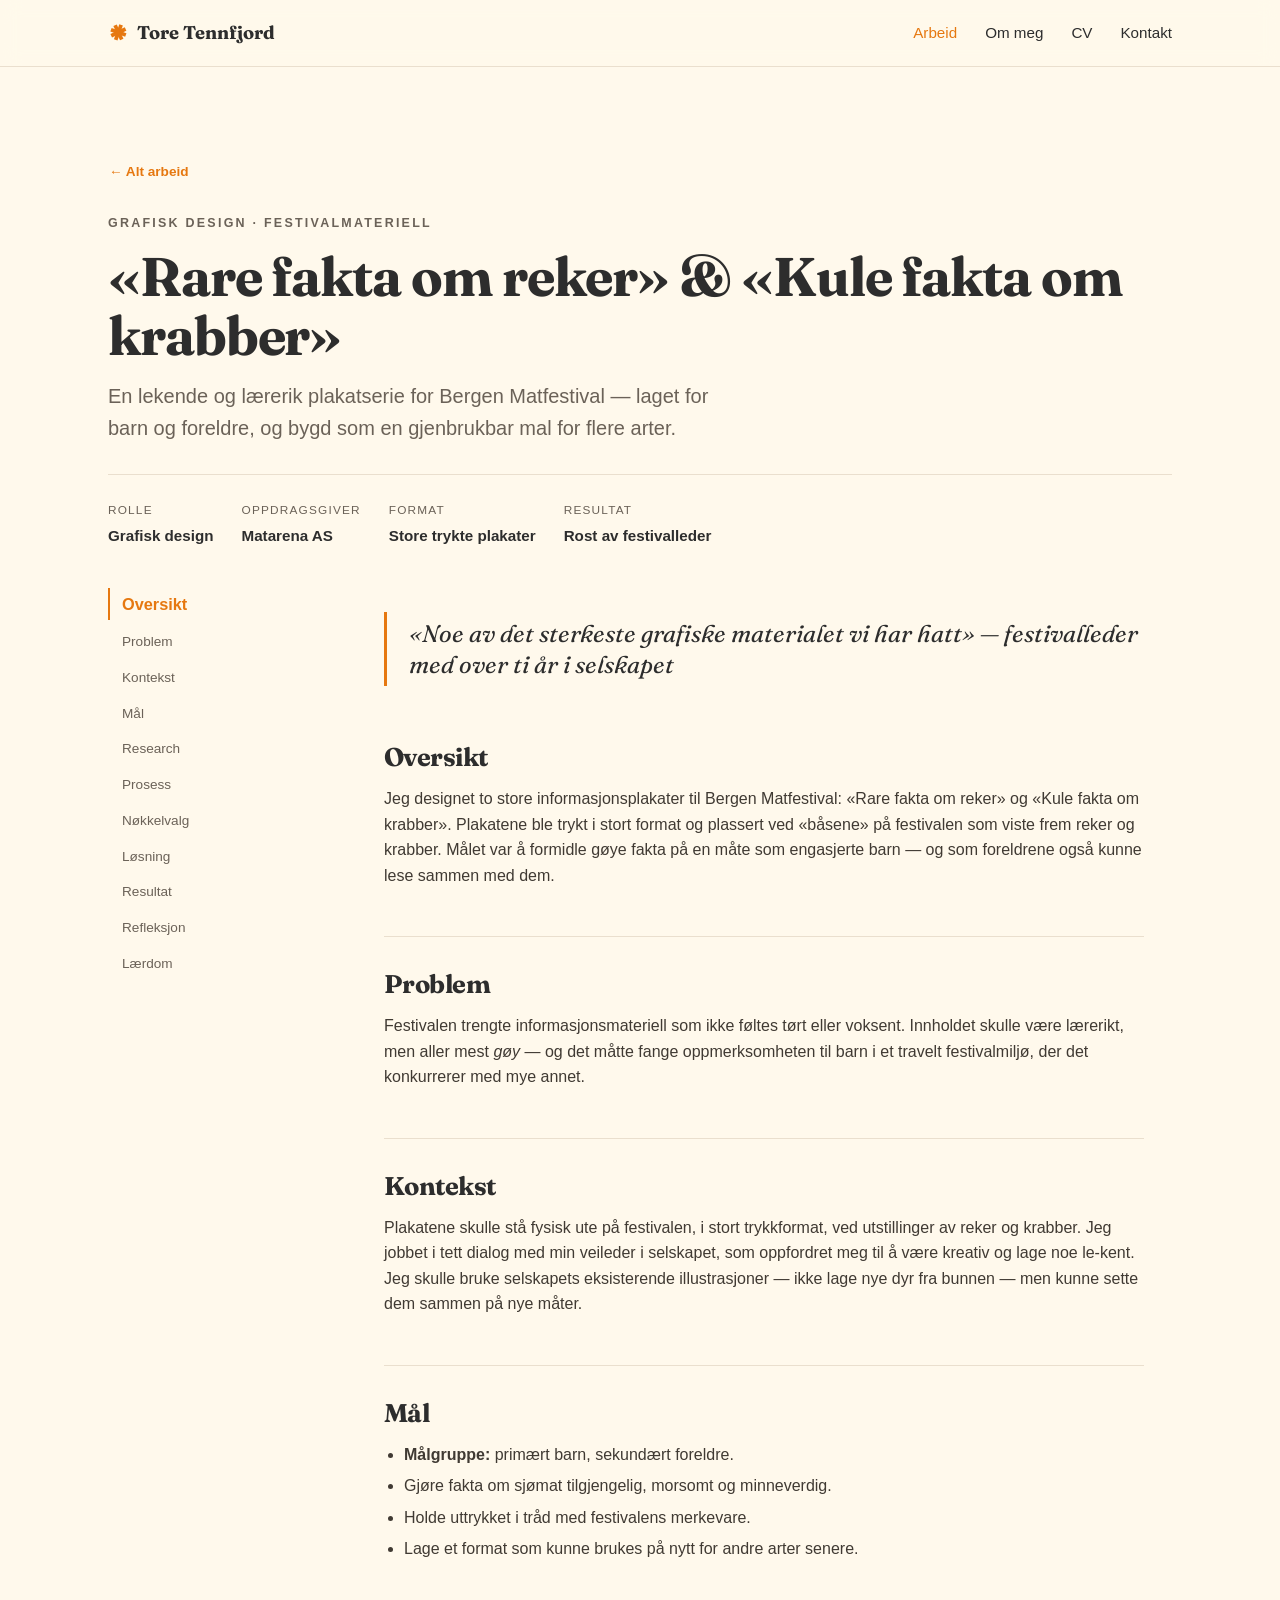
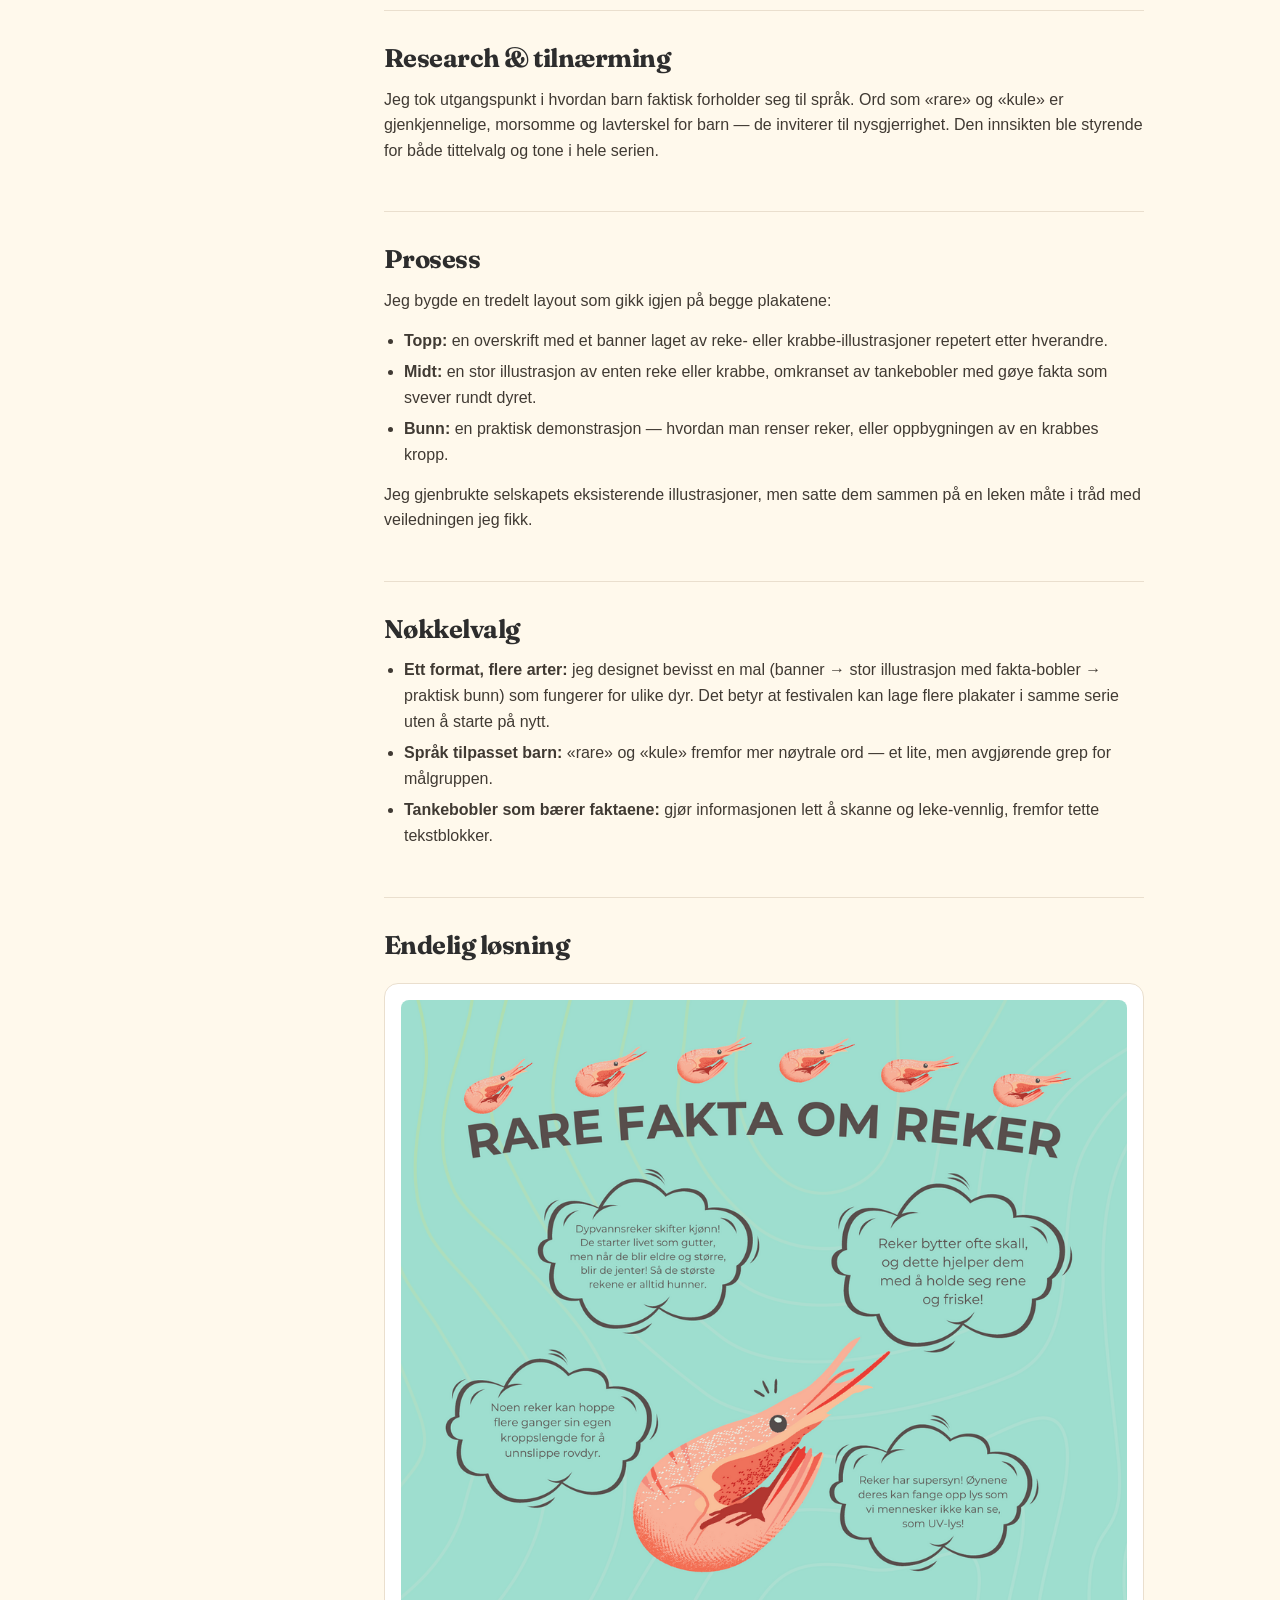
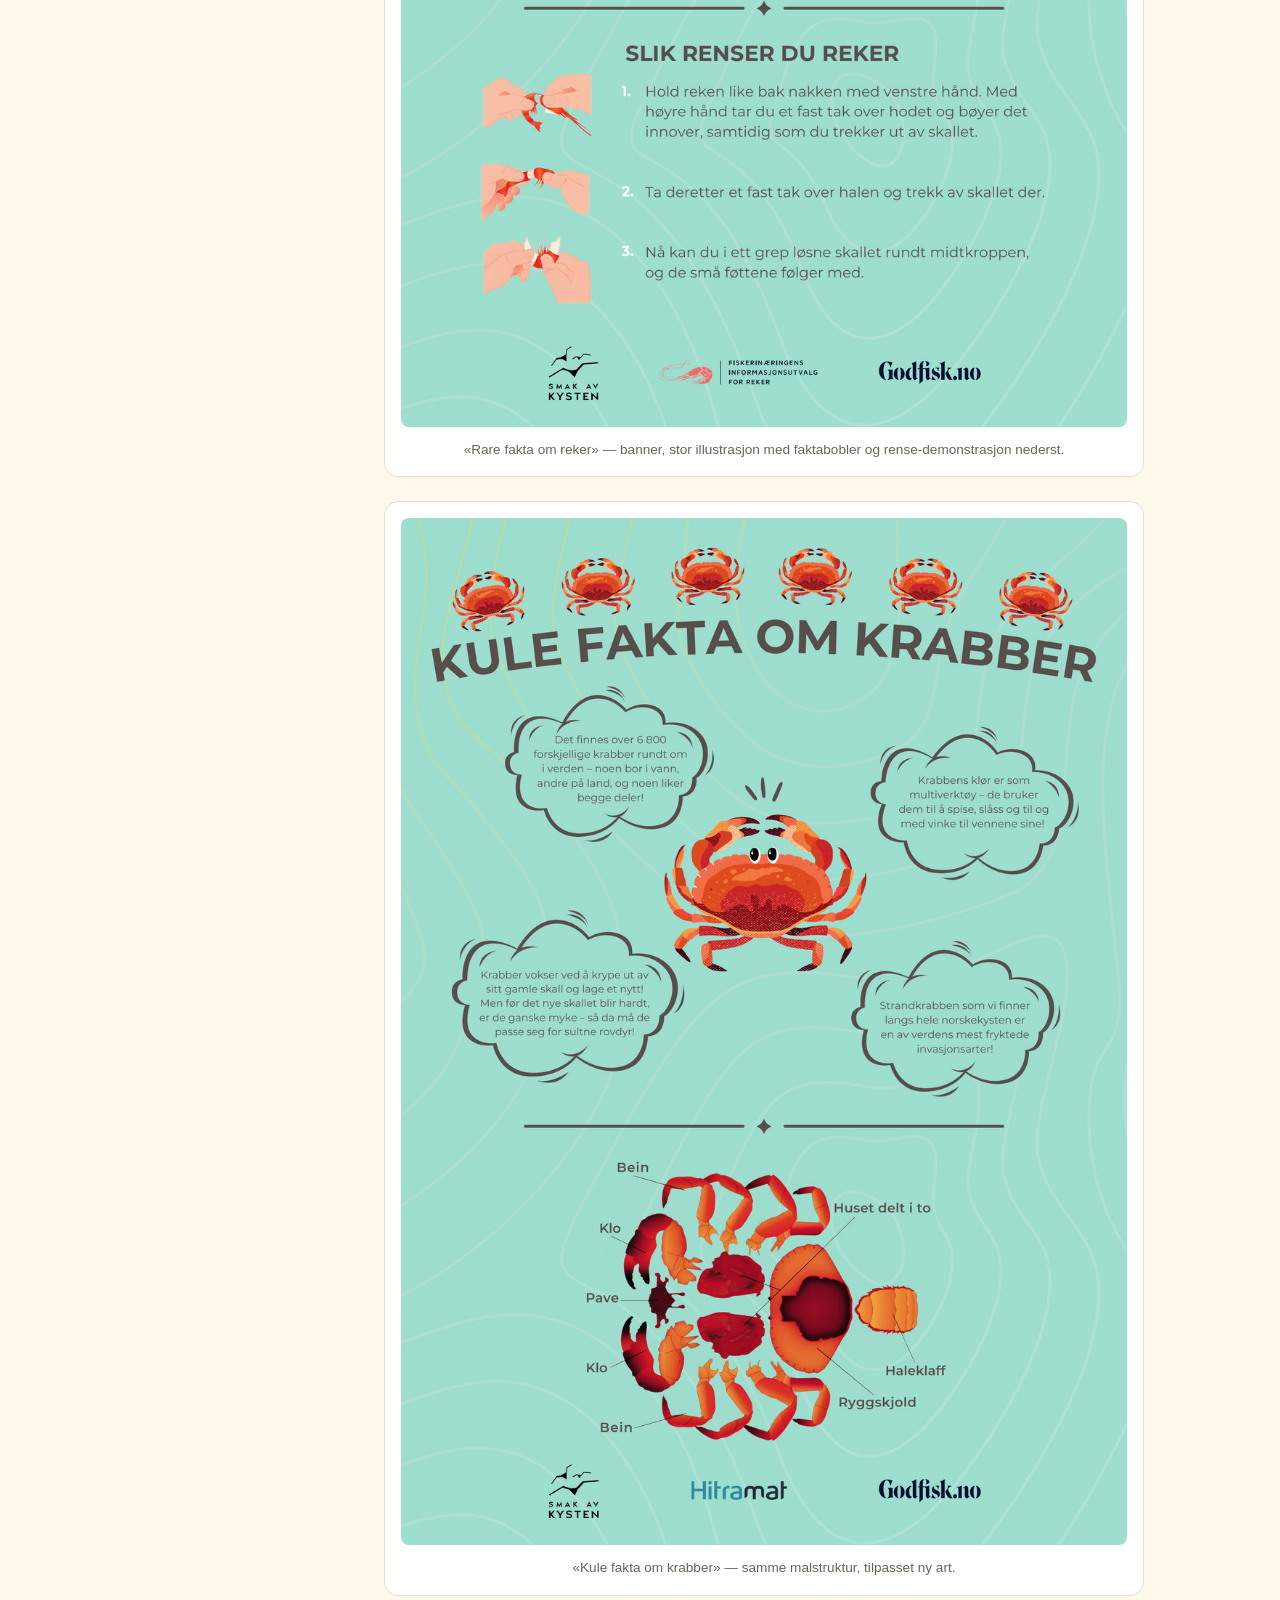
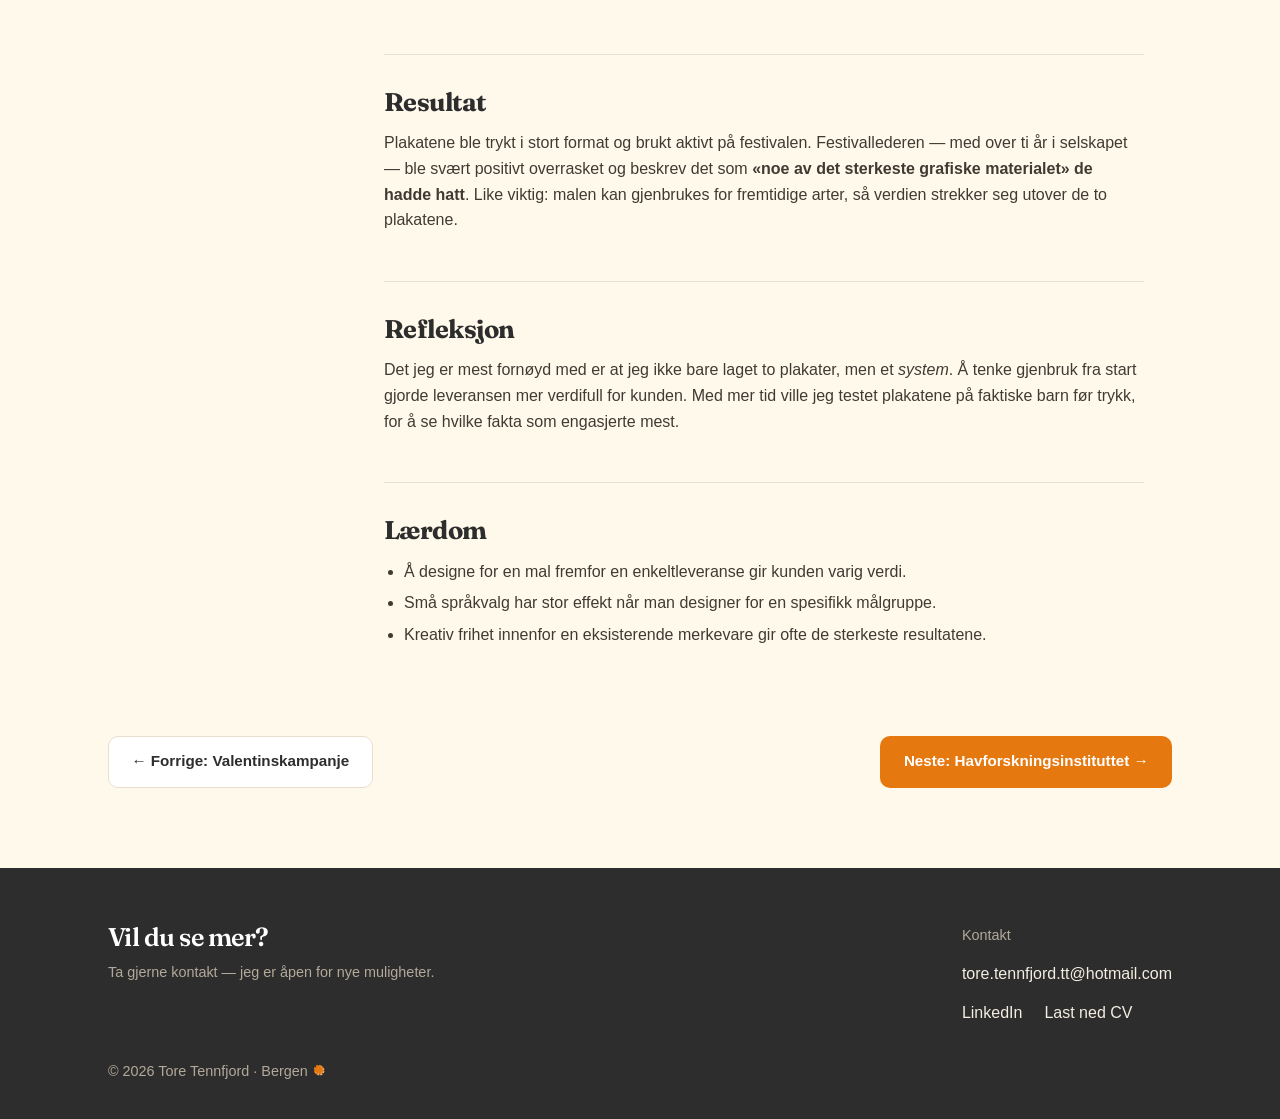
<file: prosjekt-plakater.html>
<!DOCTYPE html>
<html lang="no">
<head>
<meta charset="UTF-8">
<meta name="viewport" content="width=device-width, initial-scale=1.0">
<title>Plakatserie: Rare fakta om reker & Kule fakta om krabber — Tore Tennfjord</title>
<meta name="description" content="Grafisk plakatserie for Bergen Matfestival, rettet mot barn og foreldre.">
<link rel="icon" href="assets/favicon.svg" type="image/svg+xml">
<link rel="icon" href="assets/favicon-32.png" sizes="32x32" type="image/png">
<link rel="apple-touch-icon" href="assets/apple-touch-icon.png">
<link rel="icon" href="assets/favicon.ico" sizes="any">
<link rel="stylesheet" href="styles.css">
</head>
<body>
<header class="nav">
  <div class="wrap">
    <a href="index.html" class="brand"><span class="mark"><svg class="ast" viewBox="-50 -50 100 100" aria-hidden="true"><g fill="currentColor"><rect x="-9" y="-38" width="18" height="76" rx="0" transform="rotate(20)"/><rect x="-9" y="-38" width="18" height="76" rx="0" transform="rotate(65)"/><rect x="-9" y="-38" width="18" height="76" rx="0" transform="rotate(110)"/><rect x="-9" y="-38" width="18" height="76" rx="0" transform="rotate(155)"/></g></svg></span> Tore Tennfjord</a>
    <button class="nav-toggle" aria-label="Meny" onclick="document.getElementById('m').classList.toggle('open')">☰</button>
    <ul class="nav-links" id="m">
      <li><a href="arbeid.html" class="active">Arbeid</a></li>
      <li><a href="om.html">Om meg</a></li>
      <li><a href="assets/CV-Tore-Tennfjord.pdf" target="_blank">CV</a></li>
      <li><a href="kontakt.html">Kontakt</a></li>
    </ul>
  </div>
</header>

<section class="case-hero">
  <div class="wrap">
    <a href="arbeid.html" class="btn btn-ghost" style="font-size:.85rem">← Alt arbeid</a>
    <span class="eyebrow" style="margin-top:18px">Grafisk design · Festivalmateriell</span>
    <h1 class="mt-s">«Rare fakta om reker» & «Kule fakta om krabber»</h1>
    <p class="lead mt-s">En lekende og lærerik plakatserie for Bergen Matfestival — laget for barn og foreldre, og bygd som en gjenbrukbar mal for flere arter.</p>
    <div class="case-meta">
      <div><span class="k">Rolle</span><span class="v">Grafisk design</span></div>
      <div><span class="k">Oppdragsgiver</span><span class="v">Matarena AS</span></div>
      <div><span class="k">Format</span><span class="v">Store trykte plakater</span></div>
      <div><span class="k">Resultat</span><span class="v">Rost av festivalleder</span></div>
    </div>
  </div>
</section>

<div class="wrap">
<div class="case-layout">
  <nav class="case-toc">
    <a href="#oversikt">Oversikt</a>
    <a href="#problem">Problem</a>
    <a href="#kontekst">Kontekst</a>
    <a href="#mal">Mål</a>
    <a href="#research">Research</a>
    <a href="#prosess">Prosess</a>
    <a href="#valg">Nøkkelvalg</a>
    <a href="#losning">Løsning</a>
    <a href="#resultat">Resultat</a>
    <a href="#refleksjon">Refleksjon</a>
    <a href="#laerdom">Lærdom</a>
  </nav>

  <article class="case-body">
    <p class="pull">«Noe av det sterkeste grafiske materialet vi har hatt» — festivalleder med over ti år i selskapet</p>

    <div class="case-section" id="oversikt">
      <h2>Oversikt</h2>
      <p>Jeg designet to store informasjonsplakater til Bergen Matfestival: «Rare fakta om reker» og «Kule fakta om krabber». Plakatene ble trykt i stort format og plassert ved «båsene» på festivalen som viste frem reker og krabber. Målet var å formidle gøye fakta på en måte som engasjerte barn — og som foreldrene også kunne lese sammen med dem.</p>
    </div>

    <div class="case-section" id="problem">
      <h2>Problem</h2>
      <p>Festivalen trengte informasjonsmateriell som ikke føltes tørt eller voksent. Innholdet skulle være lærerikt, men aller mest <em>gøy</em> — og det måtte fange oppmerksomheten til barn i et travelt festivalmiljø, der det konkurrerer med mye annet.</p>
    </div>

    <div class="case-section" id="kontekst">
      <h2>Kontekst</h2>
      <p>Plakatene skulle stå fysisk ute på festivalen, i stort trykkformat, ved utstillinger av reker og krabber. Jeg jobbet i tett dialog med min veileder i selskapet, som oppfordret meg til å være kreativ og lage noe le-kent. Jeg skulle bruke selskapets eksisterende illustrasjoner — ikke lage nye dyr fra bunnen — men kunne sette dem sammen på nye måter.</p>
    </div>

    <div class="case-section" id="mal">
      <h2>Mål</h2>
      <ul>
        <li><strong>Målgruppe:</strong> primært barn, sekundært foreldre.</li>
        <li>Gjøre fakta om sjømat tilgjengelig, morsomt og minneverdig.</li>
        <li>Holde uttrykket i tråd med festivalens merkevare.</li>
        <li>Lage et format som kunne brukes på nytt for andre arter senere.</li>
      </ul>
    </div>

    <div class="case-section" id="research">
      <h2>Research & tilnærming</h2>
      <p>Jeg tok utgangspunkt i hvordan barn faktisk forholder seg til språk. Ord som «rare» og «kule» er gjenkjennelige, morsomme og lavterskel for barn — de inviterer til nysgjerrighet. Den innsikten ble styrende for både tittelvalg og tone i hele serien.</p>
    </div>

    <div class="case-section" id="prosess">
      <h2>Prosess</h2>
      <p>Jeg bygde en tredelt layout som gikk igjen på begge plakatene:</p>
      <ul>
        <li><strong>Topp:</strong> en overskrift med et banner laget av reke- eller krabbe-illustrasjoner repetert etter hverandre.</li>
        <li><strong>Midt:</strong> en stor illustrasjon av enten reke eller krabbe, omkranset av tankebobler med gøye fakta som svever rundt dyret.</li>
        <li><strong>Bunn:</strong> en praktisk demonstrasjon — hvordan man renser reker, eller oppbygningen av en krabbes kropp.</li>
      </ul>
      <p>Jeg gjenbrukte selskapets eksisterende illustrasjoner, men satte dem sammen på en leken måte i tråd med veiledningen jeg fikk.</p>
    </div>

    <div class="case-section" id="valg">
      <h2>Nøkkelvalg</h2>
      <ul>
        <li><strong>Ett format, flere arter:</strong> jeg designet bevisst en mal (banner → stor illustrasjon med fakta-bobler → praktisk bunn) som fungerer for ulike dyr. Det betyr at festivalen kan lage flere plakater i samme serie uten å starte på nytt.</li>
        <li><strong>Språk tilpasset barn:</strong> «rare» og «kule» fremfor mer nøytrale ord — et lite, men avgjørende grep for målgruppen.</li>
        <li><strong>Tankebobler som bærer faktaene:</strong> gjør informasjonen lett å skanne og leke-vennlig, fremfor tette tekstblokker.</li>
      </ul>
    </div>

    <div class="case-section" id="losning">
      <h2>Endelig løsning</h2>
      <figure class="figure">
        <img src="assets/reker.png" alt="Plakat: Rare fakta om reker">
        <figcaption>«Rare fakta om reker» — banner, stor illustrasjon med faktabobler og rense-demonstrasjon nederst.</figcaption>
      </figure>
      <figure class="figure">
        <img src="assets/krabber.png" alt="Plakat: Kule fakta om krabber">
        <figcaption>«Kule fakta om krabber» — samme malstruktur, tilpasset ny art.</figcaption>
      </figure>
    </div>

    <div class="case-section" id="resultat">
      <h2>Resultat</h2>
      <p>Plakatene ble trykt i stort format og brukt aktivt på festivalen. Festivallederen — med over ti år i selskapet — ble svært positivt overrasket og beskrev det som <strong>«noe av det sterkeste grafiske materialet» de hadde hatt</strong>. Like viktig: malen kan gjenbrukes for fremtidige arter, så verdien strekker seg utover de to plakatene.</p>
    </div>

    <div class="case-section" id="refleksjon">
      <h2>Refleksjon</h2>
      <p>Det jeg er mest fornøyd med er at jeg ikke bare laget to plakater, men et <em>system</em>. Å tenke gjenbruk fra start gjorde leveransen mer verdifull for kunden. Med mer tid ville jeg testet plakatene på faktiske barn før trykk, for å se hvilke fakta som engasjerte mest.</p>
    </div>

    <div class="case-section" id="laerdom">
      <h2>Lærdom</h2>
      <ul>
        <li>Å designe for en mal fremfor en enkeltleveranse gir kunden varig verdi.</li>
        <li>Små språkvalg har stor effekt når man designer for en spesifikk målgruppe.</li>
        <li>Kreativ frihet innenfor en eksisterende merkevare gir ofte de sterkeste resultatene.</li>
      </ul>
    </div>
  </article>
</div>
</div>

<div class="wrap">
  <div class="prevnext">
    <a href="prosjekt-valentine.html" class="btn btn-secondary">← Forrige: Valentinskampanje</a>
    <a href="prosjekt-havforskningsinstituttet.html" class="btn btn-primary">Neste: Havforskningsinstituttet →</a>
  </div>
</div>

<footer class="footer">
  <div class="wrap">
    <div class="footer-grid">
      <div><h3>Vil du se mer?</h3><p class="muted">Ta gjerne kontakt — jeg er åpen for nye muligheter.</p></div>
      <div><p class="muted">Kontakt</p>
        <p class="mt-s"><a href="mailto:tore.tennfjord.tt@hotmail.com">tore.tennfjord.tt@hotmail.com</a></p>
        <p class="mt-s footer-links"><a href="https://www.linkedin.com/in/tore-tennfjord" target="_blank">LinkedIn</a><a href="assets/CV-Tore-Tennfjord.pdf" target="_blank">Last ned CV</a></p>
      </div>
    </div>
    <p class="muted">© 2026 Tore Tennfjord · Bergen <span class="asterisk"><svg class="ast" viewBox="-52 -52 111 111" aria-hidden="true"><g fill="#F2BC86" transform="translate(6,6)"><rect x="-9" y="-38" width="18" height="76" rx="0" transform="rotate(20)"/><rect x="-9" y="-38" width="18" height="76" rx="0" transform="rotate(65)"/><rect x="-9" y="-38" width="18" height="76" rx="0" transform="rotate(110)"/><rect x="-9" y="-38" width="18" height="76" rx="0" transform="rotate(155)"/></g><g fill="#E67810"><rect x="-9" y="-38" width="18" height="76" rx="0" transform="rotate(20)"/><rect x="-9" y="-38" width="18" height="76" rx="0" transform="rotate(65)"/><rect x="-9" y="-38" width="18" height="76" rx="0" transform="rotate(110)"/><rect x="-9" y="-38" width="18" height="76" rx="0" transform="rotate(155)"/></g></svg></span></p>
  </div>
</footer>
<script src="case-nav.js" defer></script>
</body>
</html>
</file>
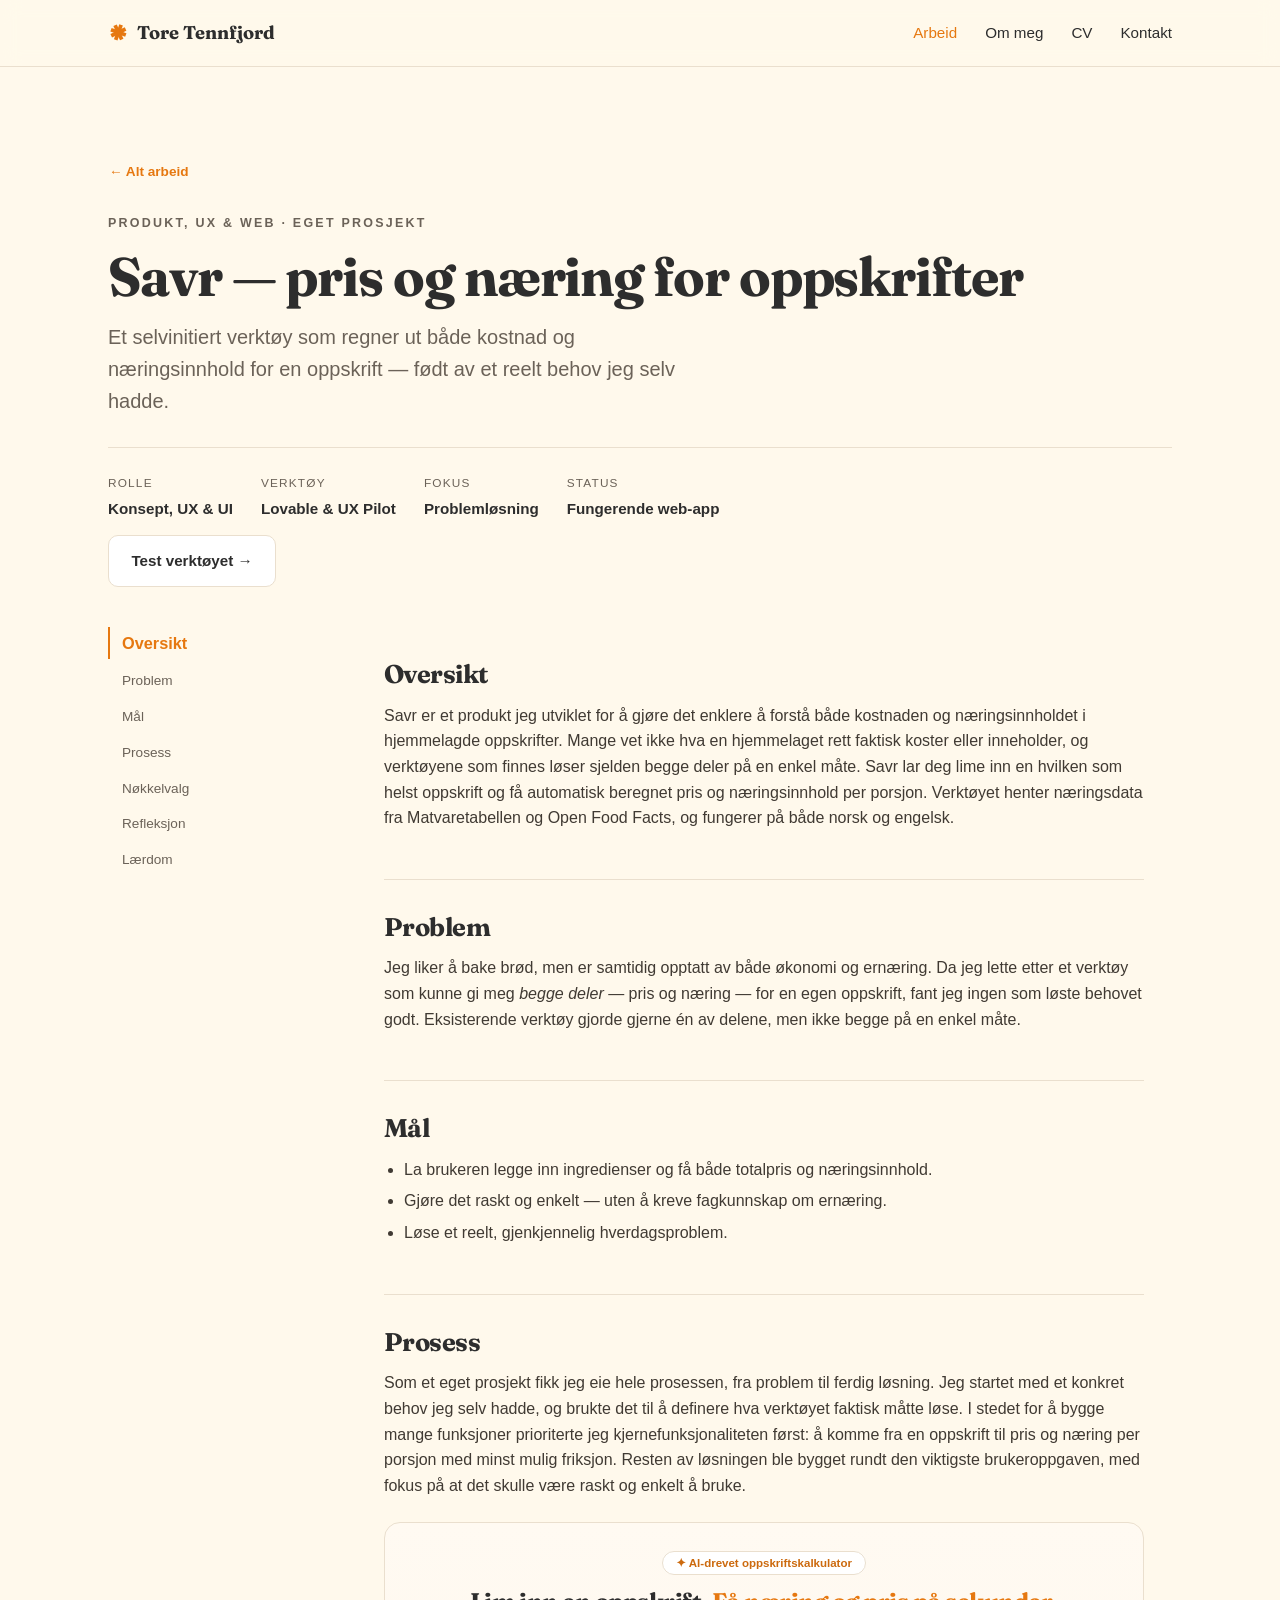
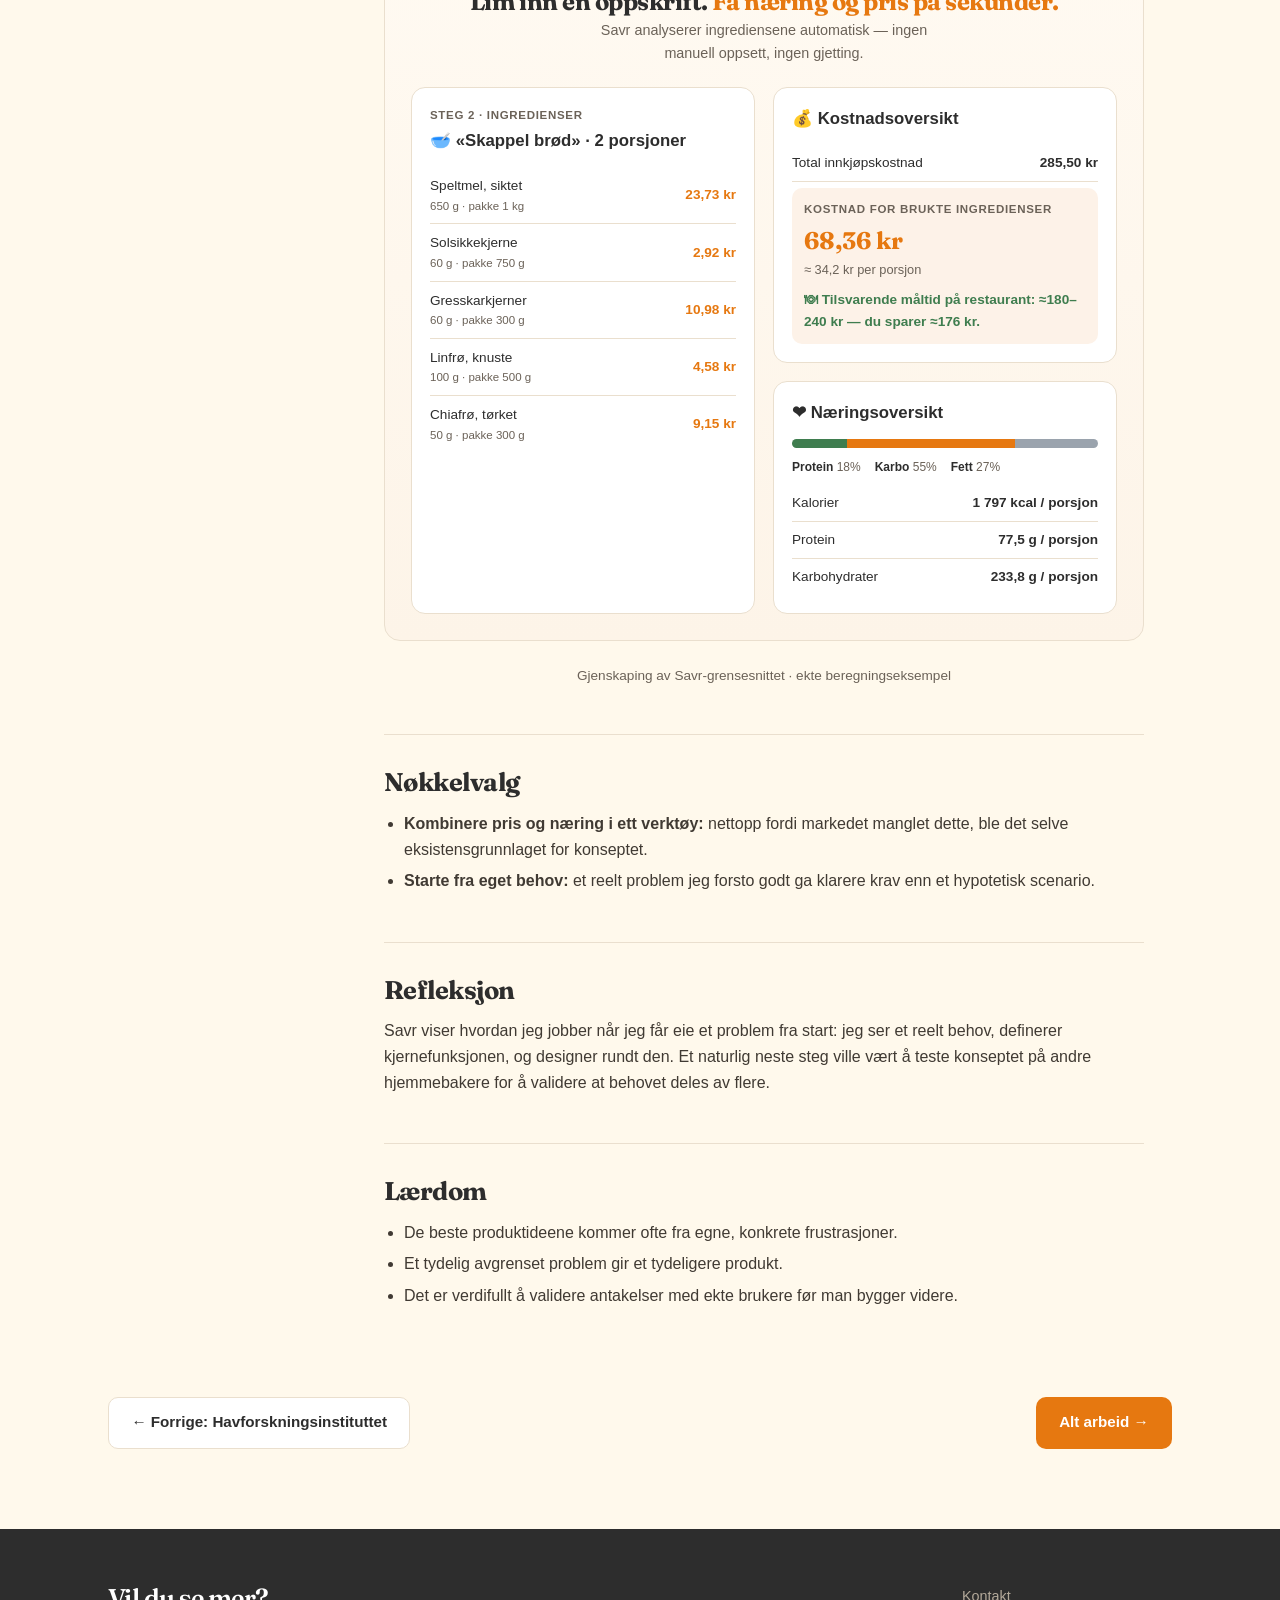
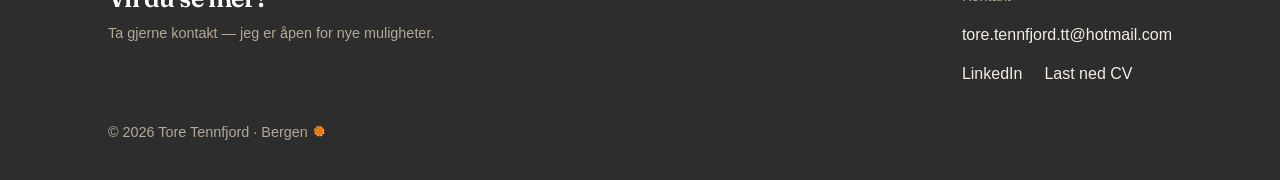
<file: prosjekt-savr.html>
<!DOCTYPE html>
<html lang="no">
<head>
<meta charset="UTF-8">
<meta name="viewport" content="width=device-width, initial-scale=1.0">
<title>Savr — verktøy for pris og næring — Tore Tennfjord</title>
<meta name="description" content="Savr — et selvinitiert UX/produkt-prosjekt som regner ut pris og næringsinnhold for oppskrifter.">
<link rel="icon" href="assets/favicon.svg" type="image/svg+xml">
<link rel="icon" href="assets/favicon-32.png" sizes="32x32" type="image/png">
<link rel="apple-touch-icon" href="assets/apple-touch-icon.png">
<link rel="icon" href="assets/favicon.ico" sizes="any">
<link rel="stylesheet" href="styles.css">
</head>
<body>
<header class="nav">
  <div class="wrap">
    <a href="index.html" class="brand"><span class="mark"><svg class="ast" viewBox="-50 -50 100 100" aria-hidden="true"><g fill="currentColor"><rect x="-9" y="-38" width="18" height="76" rx="0" transform="rotate(20)"/><rect x="-9" y="-38" width="18" height="76" rx="0" transform="rotate(65)"/><rect x="-9" y="-38" width="18" height="76" rx="0" transform="rotate(110)"/><rect x="-9" y="-38" width="18" height="76" rx="0" transform="rotate(155)"/></g></svg></span> Tore Tennfjord</a>
    <button class="nav-toggle" aria-label="Meny" onclick="document.getElementById('m').classList.toggle('open')">☰</button>
    <ul class="nav-links" id="m">
      <li><a href="arbeid.html" class="active">Arbeid</a></li>
      <li><a href="om.html">Om meg</a></li>
      <li><a href="assets/CV-Tore-Tennfjord.pdf" target="_blank">CV</a></li>
      <li><a href="kontakt.html">Kontakt</a></li>
    </ul>
  </div>
</header>

<section class="case-hero">
  <div class="wrap">
    <a href="arbeid.html" class="btn btn-ghost" style="font-size:.85rem">← Alt arbeid</a>
    <span class="eyebrow" style="margin-top:18px">Produkt, UX & web · Eget prosjekt</span>
    <h1 class="mt-s">Savr — pris og næring for oppskrifter</h1>
    <p class="lead mt-s">Et selvinitiert verktøy som regner ut både kostnad og næringsinnhold for en oppskrift — født av et reelt behov jeg selv hadde.</p>
    <div class="case-meta">
      <div><span class="k">Rolle</span><span class="v">Konsept, UX & UI</span></div>
      <div><span class="k">Verktøy</span><span class="v">Lovable & UX Pilot</span></div>
      <div><span class="k">Fokus</span><span class="v">Problemløsning</span></div>
      <div><span class="k">Status</span><span class="v">Fungerende web-app</span></div>
    </div>
    <div class="mt-s"><a href="https://savr-recipe-calculator.lovable.app/" target="_blank" class="btn btn-secondary">Test verktøyet →</a></div>
  </div>
</section>

<div class="wrap">
<div class="case-layout">
  <nav class="case-toc">
    <a href="#oversikt">Oversikt</a>
    <a href="#problem">Problem</a>
    <a href="#mal">Mål</a>
    <a href="#prosess">Prosess</a>
    <a href="#valg">Nøkkelvalg</a>
    <a href="#refleksjon">Refleksjon</a>
    <a href="#laerdom">Lærdom</a>
  </nav>

  <article class="case-body">
    <div class="case-section" id="oversikt">
      <h2>Oversikt</h2>
      <p>Savr er et produkt jeg utviklet for å gjøre det enklere å forstå både kostnaden og næringsinnholdet i hjemmelagde oppskrifter. Mange vet ikke hva en hjemmelaget rett faktisk koster eller inneholder, og verktøyene som finnes løser sjelden begge deler på en enkel måte. Savr lar deg lime inn en hvilken som helst oppskrift og få automatisk beregnet pris og næringsinnhold per porsjon. Verktøyet henter næringsdata fra Matvaretabellen og Open Food Facts, og fungerer på både norsk og engelsk.</p>
    </div>

    <div class="case-section" id="problem">
      <h2>Problem</h2>
      <p>Jeg liker å bake brød, men er samtidig opptatt av både økonomi og ernæring. Da jeg lette etter et verktøy som kunne gi meg <em>begge deler</em> — pris og næring — for en egen oppskrift, fant jeg ingen som løste behovet godt. Eksisterende verktøy gjorde gjerne én av delene, men ikke begge på en enkel måte.</p>
    </div>

    <div class="case-section" id="mal">
      <h2>Mål</h2>
      <ul>
        <li>La brukeren legge inn ingredienser og få både totalpris og næringsinnhold.</li>
        <li>Gjøre det raskt og enkelt — uten å kreve fagkunnskap om ernæring.</li>
        <li>Løse et reelt, gjenkjennelig hverdagsproblem.</li>
      </ul>
    </div>

    <div class="case-section" id="prosess">
      <h2>Prosess</h2>
      <p>Som et eget prosjekt fikk jeg eie hele prosessen, fra problem til ferdig løsning. Jeg startet med et konkret behov jeg selv hadde, og brukte det til å definere hva verktøyet faktisk måtte løse. I stedet for å bygge mange funksjoner prioriterte jeg kjernefunksjonaliteten først: å komme fra en oppskrift til pris og næring per porsjon med minst mulig friksjon. Resten av løsningen ble bygget rundt den viktigste brukeroppgaven, med fokus på at det skulle være raskt og enkelt å bruke.</p>
      <div class="savr-app">
        <div class="top">
          <span class="pill">✦ AI-drevet oppskriftskalkulator</span>
          <h3 class="sx">Lim inn en oppskrift. <span>Få næring og pris på sekunder.</span></h3>
          <p class="sub">Savr analyserer ingrediensene automatisk — ingen manuell oppsett, ingen gjetting.</p>
        </div>
        <div class="savr-cols">
          <div class="savr-card2">
            <div class="lbl">Steg 2 · Ingredienser</div>
            <h4>🥣 «Skappel brød» · 2 porsjoner</h4>
            <div class="ing"><span>Speltmel, siktet<small>650 g · pakke 1 kg</small></span><span class="p">23,73 kr</span></div>
            <div class="ing"><span>Solsikkekjerne<small>60 g · pakke 750 g</small></span><span class="p">2,92 kr</span></div>
            <div class="ing"><span>Gresskarkjerner<small>60 g · pakke 300 g</small></span><span class="p">10,98 kr</span></div>
            <div class="ing"><span>Linfrø, knuste<small>100 g · pakke 500 g</small></span><span class="p">4,58 kr</span></div>
            <div class="ing"><span>Chiafrø, tørket<small>50 g · pakke 300 g</small></span><span class="p">9,15 kr</span></div>
          </div>
          <div style="display:flex;flex-direction:column;gap:18px">
            <div class="savr-card2">
              <h4>💰 Kostnadsoversikt</h4>
              <div class="nrow"><span>Total innkjøpskostnad</span><span class="v">285,50 kr</span></div>
              <div class="savr-hl">
                <div class="lbl">Kostnad for brukte ingredienser</div>
                <div class="big">68,36 kr</div>
                <div style="font-size:.8rem;color:var(--muted)">≈ 34,2 kr per porsjon</div>
                <div class="savr-save">🍽 Tilsvarende måltid på restaurant: ≈180–240 kr — du sparer ≈176 kr.</div>
              </div>
            </div>
            <div class="savr-card2">
              <h4>❤ Næringsoversikt</h4>
              <div class="macro-bar"><i style="width:18%;background:var(--green)"></i><i style="width:55%;background:var(--primary)"></i><i style="width:27%;background:#9aa3ad"></i></div>
              <div class="macro-leg"><span><b>Protein</b> 18%</span><span><b>Karbo</b> 55%</span><span><b>Fett</b> 27%</span></div>
              <div class="nrow" style="margin-top:8px"><span>Kalorier</span><span class="v">1 797 kcal / porsjon</span></div>
              <div class="nrow"><span>Protein</span><span class="v">77,5 g / porsjon</span></div>
              <div class="nrow"><span>Karbohydrater</span><span class="v">233,8 g / porsjon</span></div>
            </div>
          </div>
        </div>
      </div>
      <p style="font-size:.85rem;color:var(--muted);text-align:center">Gjenskaping av Savr-grensesnittet · ekte beregningseksempel</p>
    </div>

    <div class="case-section" id="valg">
      <h2>Nøkkelvalg</h2>
      <ul>
        <li><strong>Kombinere pris og næring i ett verktøy:</strong> nettopp fordi markedet manglet dette, ble det selve eksistensgrunnlaget for konseptet.</li>
        <li><strong>Starte fra eget behov:</strong> et reelt problem jeg forsto godt ga klarere krav enn et hypotetisk scenario.</li>
      </ul>
    </div>

    <div class="case-section" id="refleksjon">
      <h2>Refleksjon</h2>
      <p>Savr viser hvordan jeg jobber når jeg får eie et problem fra start: jeg ser et reelt behov, definerer kjernefunksjonen, og designer rundt den. Et naturlig neste steg ville vært å teste konseptet på andre hjemmebakere for å validere at behovet deles av flere.</p>
    </div>

    <div class="case-section" id="laerdom">
      <h2>Lærdom</h2>
      <ul>
        <li>De beste produktideene kommer ofte fra egne, konkrete frustrasjoner.</li>
        <li>Et tydelig avgrenset problem gir et tydeligere produkt.</li>
        <li>Det er verdifullt å validere antakelser med ekte brukere før man bygger videre.</li>
      </ul>
    </div>
  </article>
</div>
</div>

<div class="wrap">
  <div class="prevnext">
    <a href="prosjekt-havforskningsinstituttet.html" class="btn btn-secondary">← Forrige: Havforskningsinstituttet</a>
    <a href="arbeid.html" class="btn btn-primary">Alt arbeid →</a>
  </div>
</div>

<footer class="footer">
  <div class="wrap">
    <div class="footer-grid">
      <div><h3>Vil du se mer?</h3><p class="muted">Ta gjerne kontakt — jeg er åpen for nye muligheter.</p></div>
      <div><p class="muted">Kontakt</p>
        <p class="mt-s"><a href="mailto:tore.tennfjord.tt@hotmail.com">tore.tennfjord.tt@hotmail.com</a></p>
        <p class="mt-s footer-links"><a href="https://www.linkedin.com/in/tore-tennfjord" target="_blank">LinkedIn</a><a href="assets/CV-Tore-Tennfjord.pdf" target="_blank">Last ned CV</a></p>
      </div>
    </div>
    <p class="muted">© 2026 Tore Tennfjord · Bergen <span class="asterisk"><svg class="ast" viewBox="-52 -52 111 111" aria-hidden="true"><g fill="#F2BC86" transform="translate(6,6)"><rect x="-9" y="-38" width="18" height="76" rx="0" transform="rotate(20)"/><rect x="-9" y="-38" width="18" height="76" rx="0" transform="rotate(65)"/><rect x="-9" y="-38" width="18" height="76" rx="0" transform="rotate(110)"/><rect x="-9" y="-38" width="18" height="76" rx="0" transform="rotate(155)"/></g><g fill="#E67810"><rect x="-9" y="-38" width="18" height="76" rx="0" transform="rotate(20)"/><rect x="-9" y="-38" width="18" height="76" rx="0" transform="rotate(65)"/><rect x="-9" y="-38" width="18" height="76" rx="0" transform="rotate(110)"/><rect x="-9" y="-38" width="18" height="76" rx="0" transform="rotate(155)"/></g></svg></span></p>
  </div>
</footer>
<script src="case-nav.js" defer></script>
</body>
</html>
</file>
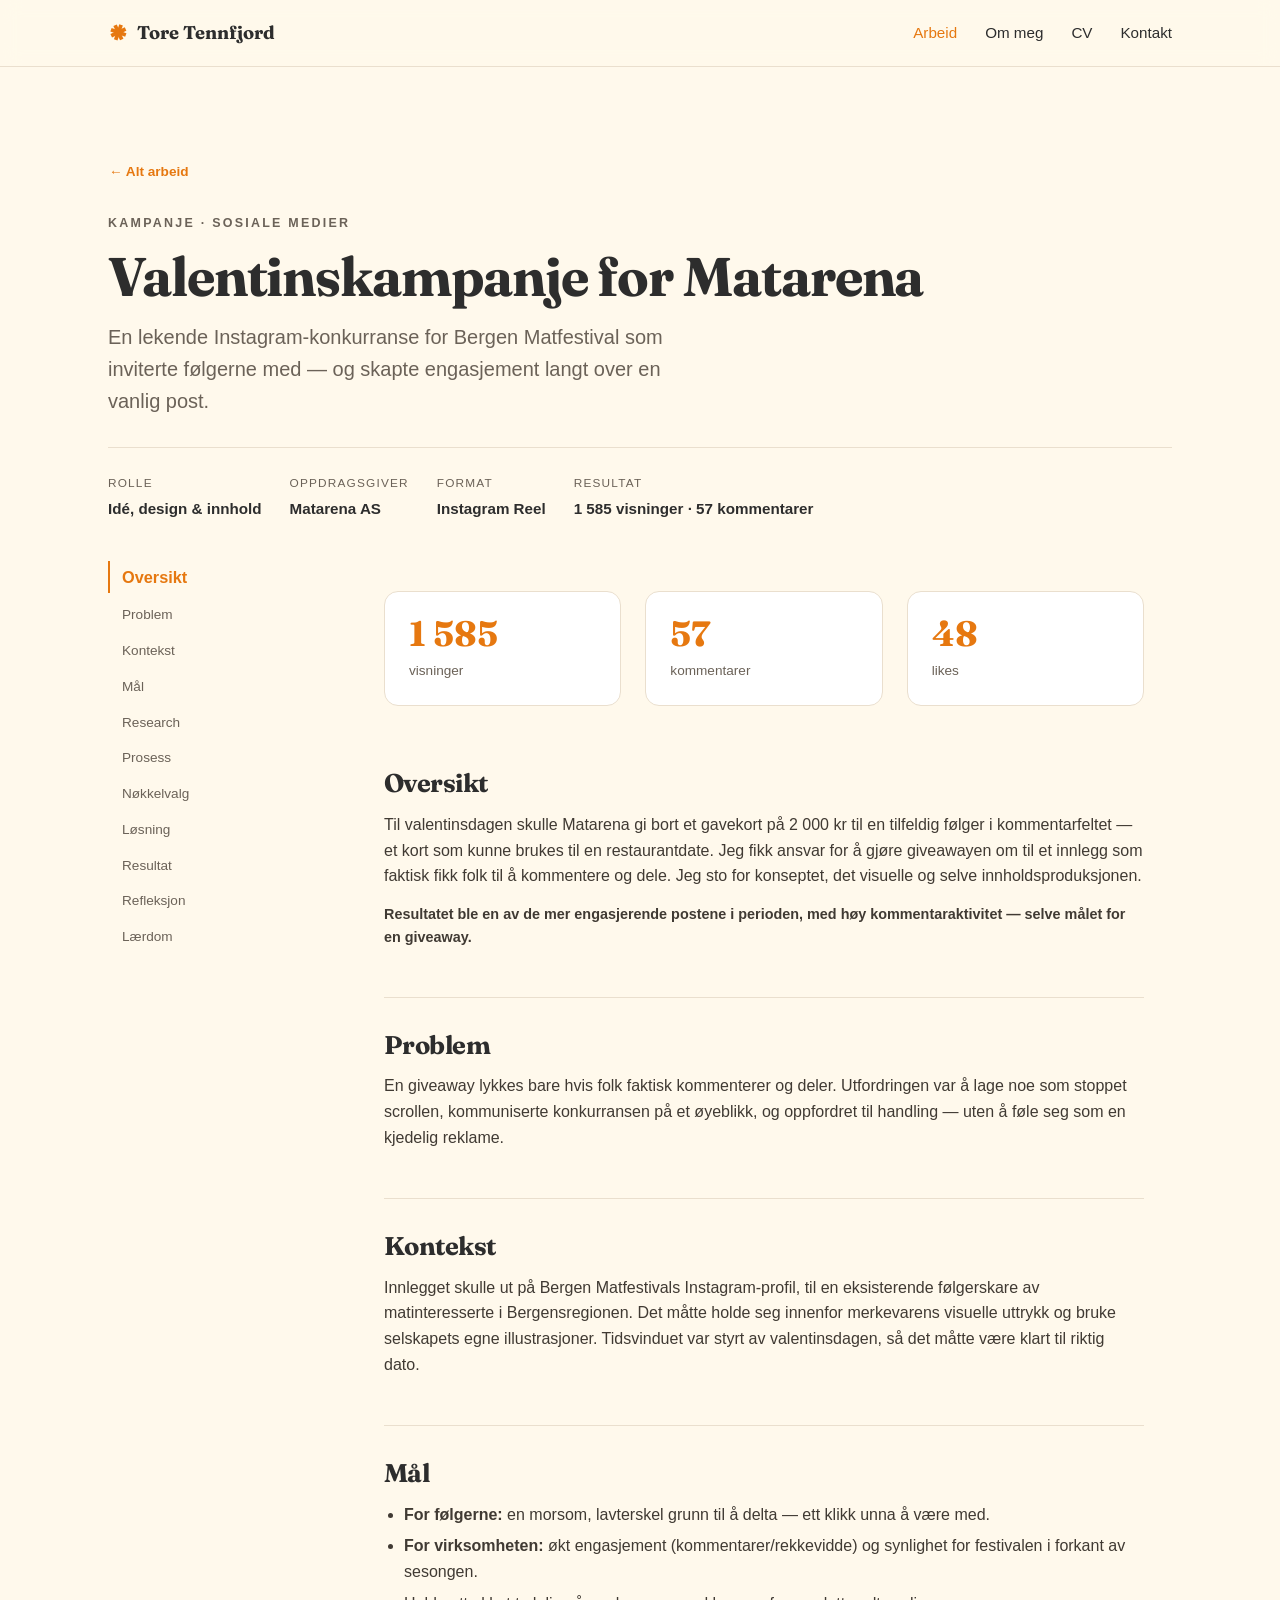
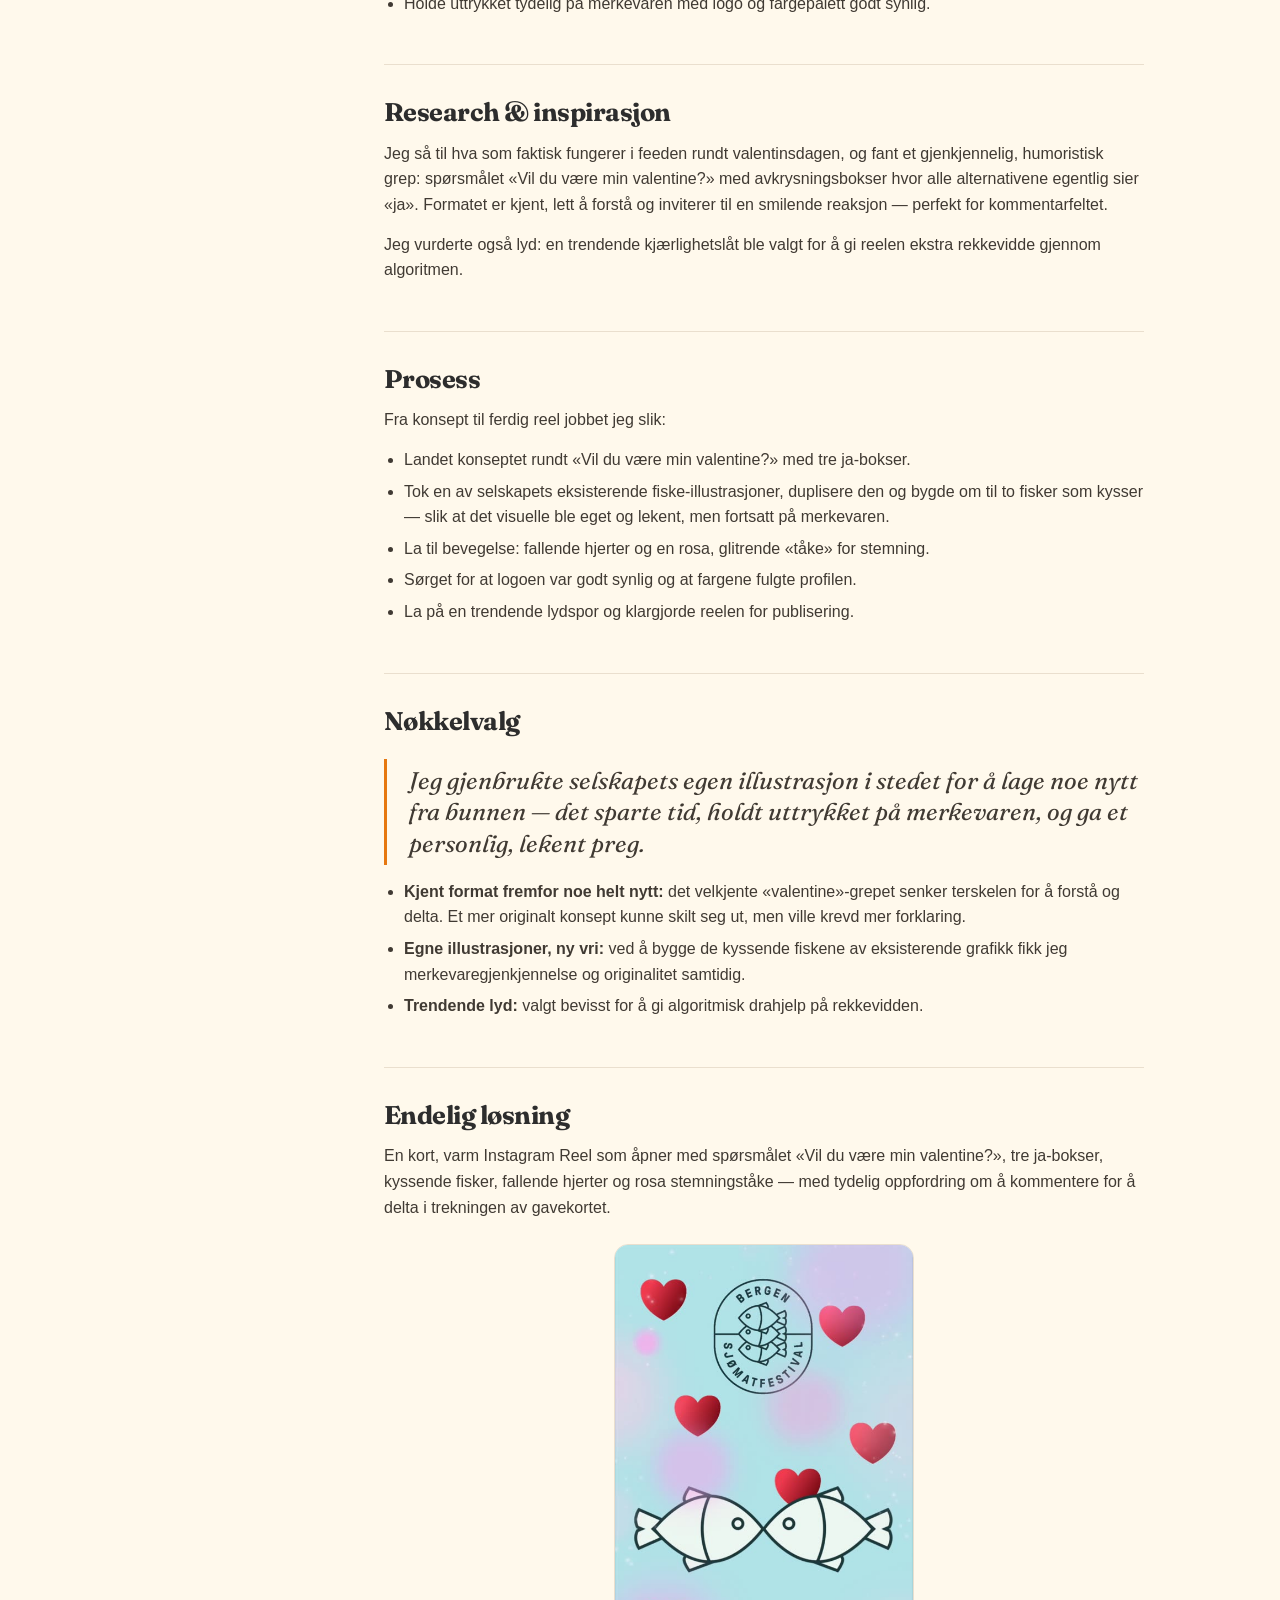
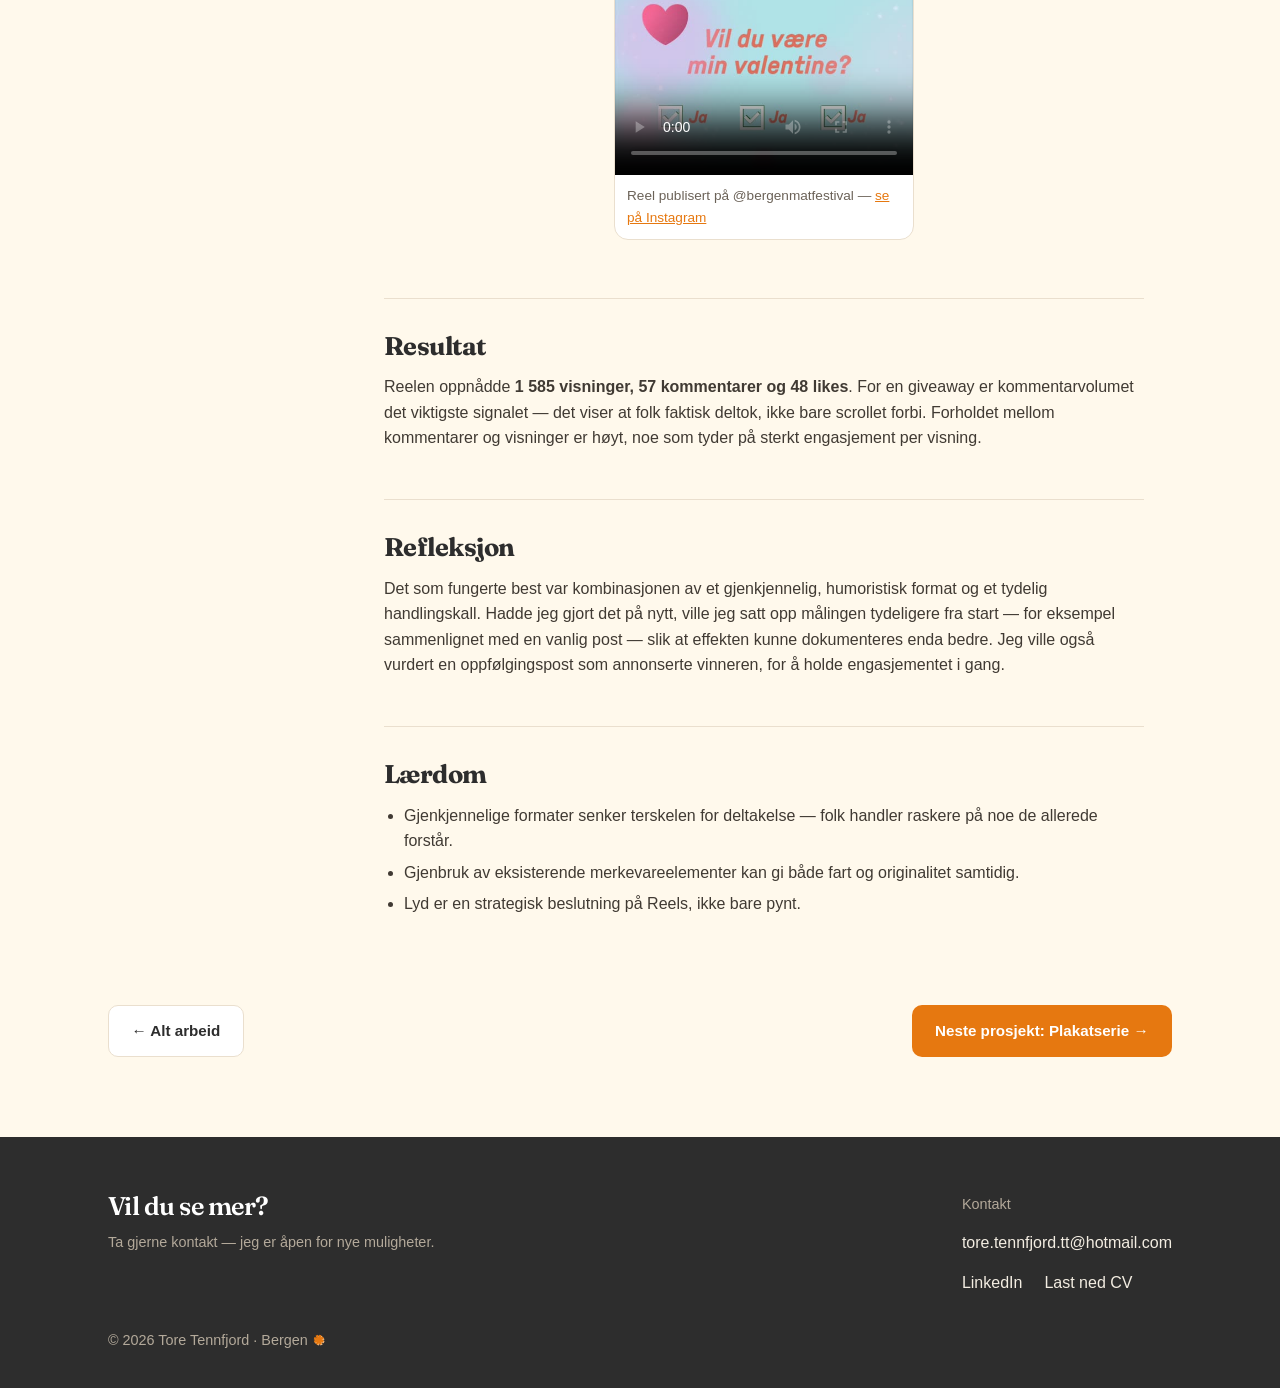
<file: prosjekt-valentine.html>
<!DOCTYPE html>
<html lang="no">
<head>
<meta charset="UTF-8">
<meta name="viewport" content="width=device-width, initial-scale=1.0">
<title>Valentinskampanje for Matarena — Tore Tennfjord</title>
<meta name="description" content="Valentinskampanje på Instagram for Bergen Matfestival — idé, design og innholdsproduksjon.">
<link rel="icon" href="assets/favicon.svg" type="image/svg+xml">
<link rel="icon" href="assets/favicon-32.png" sizes="32x32" type="image/png">
<link rel="apple-touch-icon" href="assets/apple-touch-icon.png">
<link rel="icon" href="assets/favicon.ico" sizes="any">
<link rel="stylesheet" href="styles.css">
</head>
<body>
<header class="nav">
  <div class="wrap">
    <a href="index.html" class="brand"><span class="mark"><svg class="ast" viewBox="-50 -50 100 100" aria-hidden="true"><g fill="currentColor"><rect x="-9" y="-38" width="18" height="76" rx="0" transform="rotate(20)"/><rect x="-9" y="-38" width="18" height="76" rx="0" transform="rotate(65)"/><rect x="-9" y="-38" width="18" height="76" rx="0" transform="rotate(110)"/><rect x="-9" y="-38" width="18" height="76" rx="0" transform="rotate(155)"/></g></svg></span> Tore Tennfjord</a>
    <button class="nav-toggle" aria-label="Meny" onclick="document.getElementById('m').classList.toggle('open')">☰</button>
    <ul class="nav-links" id="m">
      <li><a href="arbeid.html" class="active">Arbeid</a></li>
      <li><a href="om.html">Om meg</a></li>
      <li><a href="assets/CV-Tore-Tennfjord.pdf" target="_blank">CV</a></li>
      <li><a href="kontakt.html">Kontakt</a></li>
    </ul>
  </div>
</header>

<section class="case-hero">
  <div class="wrap">
    <a href="arbeid.html" class="btn btn-ghost" style="font-size:.85rem">← Alt arbeid</a>
    <span class="eyebrow" style="margin-top:18px">Kampanje · Sosiale medier</span>
    <h1 class="mt-s">Valentinskampanje for Matarena</h1>
    <p class="lead mt-s">En lekende Instagram-konkurranse for Bergen Matfestival som inviterte følgerne med — og skapte engasjement langt over en vanlig post.</p>
    <div class="case-meta">
      <div><span class="k">Rolle</span><span class="v">Idé, design & innhold</span></div>
      <div><span class="k">Oppdragsgiver</span><span class="v">Matarena AS</span></div>
      <div><span class="k">Format</span><span class="v">Instagram Reel</span></div>
      <div><span class="k">Resultat</span><span class="v">1 585 visninger · 57 kommentarer</span></div>
    </div>
  </div>
</section>

<div class="wrap">
<div class="case-layout">
  <nav class="case-toc">
    <a href="#oversikt">Oversikt</a>
    <a href="#problem">Problem</a>
    <a href="#kontekst">Kontekst</a>
    <a href="#mal">Mål</a>
    <a href="#research">Research</a>
    <a href="#prosess">Prosess</a>
    <a href="#valg">Nøkkelvalg</a>
    <a href="#losning">Løsning</a>
    <a href="#resultat">Resultat</a>
    <a href="#refleksjon">Refleksjon</a>
    <a href="#laerdom">Lærdom</a>
  </nav>

  <article class="case-body">
    <div class="stats">
      <div class="stat"><div class="num">1 585</div><div class="lbl">visninger</div></div>
      <div class="stat"><div class="num">57</div><div class="lbl">kommentarer</div></div>
      <div class="stat"><div class="num">48</div><div class="lbl">likes</div></div>
    </div>

    <div class="case-section" id="oversikt">
      <h2>Oversikt</h2>
      <p>Til valentinsdagen skulle Matarena gi bort et gavekort på 2 000 kr til en tilfeldig følger i kommentarfeltet — et kort som kunne brukes til en restaurantdate. Jeg fikk ansvar for å gjøre giveawayen om til et innlegg som faktisk fikk folk til å kommentere og dele. Jeg sto for konseptet, det visuelle og selve innholdsproduksjonen.</p>
      <p class="card-result">Resultatet ble en av de mer engasjerende postene i perioden, med høy kommentaraktivitet — selve målet for en giveaway.</p>
    </div>

    <div class="case-section" id="problem">
      <h2>Problem</h2>
      <p>En giveaway lykkes bare hvis folk faktisk kommenterer og deler. Utfordringen var å lage noe som stoppet scrollen, kommuniserte konkurransen på et øyeblikk, og oppfordret til handling — uten å føle seg som en kjedelig reklame.</p>
    </div>

    <div class="case-section" id="kontekst">
      <h2>Kontekst</h2>
      <p>Innlegget skulle ut på Bergen Matfestivals Instagram-profil, til en eksisterende følgerskare av matinteresserte i Bergensregionen. Det måtte holde seg innenfor merkevarens visuelle uttrykk og bruke selskapets egne illustrasjoner. Tidsvinduet var styrt av valentinsdagen, så det måtte være klart til riktig dato.</p>
    </div>

    <div class="case-section" id="mal">
      <h2>Mål</h2>
      <ul>
        <li><strong>For følgerne:</strong> en morsom, lavterskel grunn til å delta — ett klikk unna å være med.</li>
        <li><strong>For virksomheten:</strong> økt engasjement (kommentarer/rekkevidde) og synlighet for festivalen i forkant av sesongen.</li>
        <li>Holde uttrykket tydelig på merkevaren med logo og fargepalett godt synlig.</li>
      </ul>
    </div>

    <div class="case-section" id="research">
      <h2>Research & inspirasjon</h2>
      <p>Jeg så til hva som faktisk fungerer i feeden rundt valentinsdagen, og fant et gjenkjennelig, humoristisk grep: spørsmålet «Vil du være min valentine?» med avkrysningsbokser hvor alle alternativene egentlig sier «ja». Formatet er kjent, lett å forstå og inviterer til en smilende reaksjon — perfekt for kommentarfeltet.</p>
      <p>Jeg vurderte også lyd: en trendende kjærlighetslåt ble valgt for å gi reelen ekstra rekkevidde gjennom algoritmen.</p>
    </div>

    <div class="case-section" id="prosess">
      <h2>Prosess</h2>
      <p>Fra konsept til ferdig reel jobbet jeg slik:</p>
      <ul>
        <li>Landet konseptet rundt «Vil du være min valentine?» med tre ja-bokser.</li>
        <li>Tok en av selskapets eksisterende fiske-illustrasjoner, duplisere den og bygde om til to fisker som kysser — slik at det visuelle ble eget og lekent, men fortsatt på merkevaren.</li>
        <li>La til bevegelse: fallende hjerter og en rosa, glitrende «tåke» for stemning.</li>
        <li>Sørget for at logoen var godt synlig og at fargene fulgte profilen.</li>
        <li>La på en trendende lydspor og klargjorde reelen for publisering.</li>
      </ul>
    </div>

    <div class="case-section" id="valg">
      <h2>Nøkkelvalg</h2>
      <p class="pull">Jeg gjenbrukte selskapets egen illustrasjon i stedet for å lage noe nytt fra bunnen — det sparte tid, holdt uttrykket på merkevaren, og ga et personlig, lekent preg.</p>
      <ul>
        <li><strong>Kjent format fremfor noe helt nytt:</strong> det velkjente «valentine»-grepet senker terskelen for å forstå og delta. Et mer originalt konsept kunne skilt seg ut, men ville krevd mer forklaring.</li>
        <li><strong>Egne illustrasjoner, ny vri:</strong> ved å bygge de kyssende fiskene av eksisterende grafikk fikk jeg merkevaregjenkjennelse og originalitet samtidig.</li>
        <li><strong>Trendende lyd:</strong> valgt bevisst for å gi algoritmisk drahjelp på rekkevidden.</li>
      </ul>
    </div>

    <div class="case-section" id="losning">
      <h2>Endelig løsning</h2>
      <p>En kort, varm Instagram Reel som åpner med spørsmålet «Vil du være min valentine?», tre ja-bokser, kyssende fisker, fallende hjerter og rosa stemningståke — med tydelig oppfordring om å kommentere for å delta i trekningen av gavekortet.</p>
      <div class="embed-wrap">
        <figure class="story" style="max-width:300px">
          <video controls preload="metadata" playsinline poster="assets/valentine-poster.jpg">
            <source src="assets/valentine.mp4" type="video/mp4"></video>
          <figcaption>Reel publisert på @bergenmatfestival — <a href="https://www.instagram.com/reel/DFpQrimM60l/" target="_blank" style="color:var(--primary)">se på Instagram</a></figcaption>
        </figure>
      </div>
    </div>

    <div class="case-section" id="resultat">
      <h2>Resultat</h2>
      <p>Reelen oppnådde <strong>1 585 visninger, 57 kommentarer og 48 likes</strong>. For en giveaway er kommentarvolumet det viktigste signalet — det viser at folk faktisk deltok, ikke bare scrollet forbi. Forholdet mellom kommentarer og visninger er høyt, noe som tyder på sterkt engasjement per visning.</p>
    </div>

    <div class="case-section" id="refleksjon">
      <h2>Refleksjon</h2>
      <p>Det som fungerte best var kombinasjonen av et gjenkjennelig, humoristisk format og et tydelig handlingskall. Hadde jeg gjort det på nytt, ville jeg satt opp målingen tydeligere fra start — for eksempel sammenlignet med en vanlig post — slik at effekten kunne dokumenteres enda bedre. Jeg ville også vurdert en oppfølgingspost som annonserte vinneren, for å holde engasjementet i gang.</p>
    </div>

    <div class="case-section" id="laerdom">
      <h2>Lærdom</h2>
      <ul>
        <li>Gjenkjennelige formater senker terskelen for deltakelse — folk handler raskere på noe de allerede forstår.</li>
        <li>Gjenbruk av eksisterende merkevareelementer kan gi både fart og originalitet samtidig.</li>
        <li>Lyd er en strategisk beslutning på Reels, ikke bare pynt.</li>
      </ul>
    </div>
  </article>
</div>
</div>

<div class="wrap">
  <div class="prevnext">
    <a href="arbeid.html" class="btn btn-secondary">← Alt arbeid</a>
    <a href="prosjekt-plakater.html" class="btn btn-primary">Neste prosjekt: Plakatserie →</a>
  </div>
</div>

<footer class="footer">
  <div class="wrap">
    <div class="footer-grid">
      <div><h3>Vil du se mer?</h3><p class="muted">Ta gjerne kontakt — jeg er åpen for nye muligheter.</p></div>
      <div><p class="muted">Kontakt</p>
        <p class="mt-s"><a href="mailto:tore.tennfjord.tt@hotmail.com">tore.tennfjord.tt@hotmail.com</a></p>
        <p class="mt-s footer-links"><a href="https://www.linkedin.com/in/tore-tennfjord" target="_blank">LinkedIn</a><a href="assets/CV-Tore-Tennfjord.pdf" target="_blank">Last ned CV</a></p>
      </div>
    </div>
    <p class="muted">© 2026 Tore Tennfjord · Bergen <span class="asterisk"><svg class="ast" viewBox="-52 -52 111 111" aria-hidden="true"><g fill="#F2BC86" transform="translate(6,6)"><rect x="-9" y="-38" width="18" height="76" rx="0" transform="rotate(20)"/><rect x="-9" y="-38" width="18" height="76" rx="0" transform="rotate(65)"/><rect x="-9" y="-38" width="18" height="76" rx="0" transform="rotate(110)"/><rect x="-9" y="-38" width="18" height="76" rx="0" transform="rotate(155)"/></g><g fill="#E67810"><rect x="-9" y="-38" width="18" height="76" rx="0" transform="rotate(20)"/><rect x="-9" y="-38" width="18" height="76" rx="0" transform="rotate(65)"/><rect x="-9" y="-38" width="18" height="76" rx="0" transform="rotate(110)"/><rect x="-9" y="-38" width="18" height="76" rx="0" transform="rotate(155)"/></g></svg></span></p>
  </div>
</footer>
<script src="case-nav.js" defer></script>
</body>
</html>
</file>
<file: styles.css>
/* ===========================================================
   Tore Tennfjord — Portefølje
   Design system: Fraunces (display/overskrifter) + Garet (brødtekst/UI)
   Warm Scandinavian palette
   =========================================================== */

@import url('https://fonts.googleapis.com/css2?family=Fraunces:ital,opsz,wght@0,9..144,300..900;1,9..144,300..900&display=swap');

:root{
  --primary:#E67810;
  --hover:#CC6A0E;
  --subtle:#FDF2E8;
  --bg:#FFF9EC;
  --surface:#FFFFFF;
  --surface-elevated:#FAFAFA;
  --text:#2D2D2D;
  --muted:#6b6258;
  --line:#eadfce;
  --green:#3f7d4f;
  --red:#c0492f;

  --serif:'Fraunces',Georgia,serif;
  --sans:'Garet','Poppins','Helvetica Neue',Arial,sans-serif;

  --maxw:1120px;
  --radius:14px;
}

*{box-sizing:border-box;margin:0;padding:0}

/* SVG asterisk-merke (erstatter emoji ✳ for skarp, lik visning på alle enheter) */
.ast{width:1em;height:1em;display:inline-block;vertical-align:-0.13em;fill:currentColor;flex:none}

/* Klinisk prototype-mockup (Digitalt akuttmottak) */
.erm{background:#eef1f4;border:1px solid var(--line);border-radius:14px;padding:22px;margin:22px 0;overflow:hidden}
.erm-bar{background:#0f2233;color:#aebccb;font-size:.6rem;letter-spacing:.1em;text-transform:uppercase;margin:-22px -22px 18px;padding:9px 16px;display:flex;justify-content:space-between;align-items:center}
.erm-bar b{color:#fff}
.erm-card{background:#fff;border-radius:12px;padding:20px;max-width:440px;margin:0 auto;box-shadow:0 10px 26px rgba(15,34,51,.08)}
.erm-kicker{text-align:center;font-size:.58rem;letter-spacing:.13em;color:#7b8794;text-transform:uppercase;font-weight:600}
.erm-title{text-align:center;font-family:var(--sans);font-weight:700;color:#15486e;font-size:1.15rem;margin:3px 0 16px}
.erm-langs{display:flex;gap:6px;justify-content:center;margin-bottom:14px}
.erm-lang{font-size:.72rem;border:1px solid #cdd6df;border-radius:50px;padding:.25rem .75rem;color:#15486e}
.erm-lang.on{border-color:#15577d;background:#eaf2f8;font-weight:600}
.erm-alert{background:#fdeceb;border:1px solid #e3b5b1;border-radius:10px;padding:12px 14px;color:#9a2820;font-size:.82rem;line-height:1.45;margin-bottom:14px}
.erm-alert b{display:block;margin-bottom:3px}
.erm-btn{background:#15577d;color:#fff;text-align:center;font-weight:600;padding:.75rem;border-radius:9px;font-size:.86rem}
.erm-ghost{text-align:center;color:#5a6b7a;font-size:.78rem;margin-top:11px;font-weight:600}
.erm-steps{display:flex;gap:5px;margin-bottom:16px}
.erm-steps i{height:5px;border-radius:3px;flex:1;background:#d7dee5}
.erm-steps i.on{background:#15577d}
.erm-grid{display:grid;grid-template-columns:1fr 1fr;gap:9px}
.erm-opt{border:1px solid #d7dee5;border-radius:10px;padding:14px 8px;text-align:center;font-size:.8rem;font-weight:600;color:#1f3346}
.erm-opt .ic{font-size:1.4rem;display:block;margin-bottom:5px}
/* dashboard */
.erm-dash{background:#fff;border-radius:12px;padding:16px;box-shadow:0 10px 26px rgba(15,34,51,.08)}
.erm-dash h4{font-family:var(--sans);color:#15486e;font-size:1rem;margin-bottom:12px}
.erm-trow{display:flex;align-items:center;gap:9px;padding:9px 4px;border-bottom:1px solid #eef1f4;font-size:.78rem;color:#1f3346;flex-wrap:wrap}
.erm-trow:last-child{border-bottom:0}
.dot2{width:9px;height:9px;border-radius:50%;flex:none}
.badge2{font-size:.6rem;font-weight:700;padding:.12rem .5rem;border-radius:50px;background:#eaf2f8;color:#15577d;white-space:nowrap}
.badge-haste{background:#fdeceb;color:#b5362b}
.erm-wait{margin-left:auto;font-weight:700;color:#b5362b}
.erm-sugg{background:#fff7e9;border:1px solid #f0d9a8;border-radius:10px;padding:11px 13px;font-size:.78rem;margin-top:12px;display:flex;justify-content:space-between;align-items:center;gap:10px;flex-wrap:wrap}
.erm-sugg .ap{font-weight:700;color:#15577d}
.erm-sugg .acts{display:flex;gap:6px}
.erm-sugg .acts span{font-size:.7rem;font-weight:700;padding:.28rem .6rem;border-radius:7px}
.erm-sugg .ok{background:#15577d;color:#fff}
.erm-sugg .edit{background:#fff;border:1px solid #cdd6df;color:#15486e}
.erm-cap{font-size:.85rem;color:var(--muted);text-align:center;margin-top:12px}

html{scroll-behavior:smooth}
body{
  font-family:var(--sans);
  background:var(--bg);
  color:var(--text);
  line-height:1.6;
  font-size:16px;
  -webkit-font-smoothing:antialiased;
}
img{max-width:100%;display:block}
a{color:inherit}

.wrap{max-width:var(--maxw);margin:0 auto;padding:0 28px}

/* ---------- Typography ---------- */
h1,h2,h3,.display{font-family:var(--serif);font-weight:700;line-height:1.08;letter-spacing:-.02em;color:var(--text)}
.display{font-size:clamp(2.6rem,6vw,4.6rem)}
h1{font-size:clamp(2.2rem,5vw,3.4rem)}
h2{font-size:clamp(1.7rem,3.5vw,2.4rem)}
h3{font-size:1.35rem;font-weight:600}
.lead{font-size:clamp(1.05rem,2vw,1.25rem);color:var(--muted);max-width:54ch}
.eyebrow{font-family:var(--sans);font-size:.78rem;letter-spacing:.18em;text-transform:uppercase;color:var(--muted);font-weight:600}
.serif-accent{color:var(--primary)}

/* ---------- Nav ---------- */
.nav{position:sticky;top:0;z-index:50;background:rgba(255,249,236,.85);backdrop-filter:blur(10px);border-bottom:1px solid var(--line)}
.nav .wrap{display:flex;align-items:center;justify-content:space-between;height:66px}
.brand{font-family:var(--serif);font-weight:700;font-size:1.15rem;text-decoration:none;display:flex;align-items:center;gap:.5rem}
.brand .mark{color:var(--primary);font-size:1.3rem}
.nav-links{display:flex;gap:28px;align-items:center;list-style:none}
.nav-links a{text-decoration:none;font-size:.95rem;color:var(--text);font-weight:500;transition:color .15s}
.nav-links a:hover,.nav-links a.active{color:var(--primary)}
.nav-toggle{display:none;background:none;border:0;font-size:1.5rem;cursor:pointer;color:var(--text)}

/* ---------- Buttons ---------- */
.btn{display:inline-flex;align-items:center;gap:.5rem;font-family:var(--sans);font-weight:600;font-size:.95rem;padding:.8rem 1.4rem;border-radius:10px;text-decoration:none;cursor:pointer;border:1.5px solid transparent;transition:all .15s}
.btn-primary{background:var(--primary);color:#fff}
.btn-primary:hover{background:var(--hover)}
.btn-secondary{background:var(--surface);color:var(--text);border-color:var(--line)}
.btn-secondary:hover{border-color:var(--primary);color:var(--primary)}
.btn-ghost{color:var(--primary);padding-left:0}
.btn-ghost:hover{color:var(--hover)}

/* ---------- Sections ---------- */
section{padding:72px 0}
.section-head{margin-bottom:40px;max-width:60ch}
.section-head .eyebrow{display:block;margin-bottom:12px}

/* ---------- Hero ---------- */
.hero{padding:90px 0 64px;position:relative;overflow:hidden}
.hero .display{max-width:16ch;margin-bottom:22px}
.hero .lead{margin-bottom:30px}
.hero-meta{font-size:.9rem;color:var(--muted);margin-bottom:30px;display:flex;gap:10px;flex-wrap:wrap;align-items:center}
.dot{width:5px;height:5px;border-radius:50%;background:var(--primary);display:inline-block}
.hero-cta{display:flex;gap:14px;flex-wrap:wrap}
.asterisk{color:var(--primary);font-family:var(--serif);display:inline-block}
.float-mark{position:absolute;color:var(--primary);opacity:.12;font-size:18rem;line-height:1;right:-2rem;top:-3rem;pointer-events:none;font-family:var(--serif)}

/* ---------- Work cards ---------- */
.work-grid{display:grid;grid-template-columns:repeat(auto-fill,minmax(330px,1fr));gap:26px}
.card{background:var(--surface);border:1px solid var(--line);border-radius:var(--radius);overflow:hidden;text-decoration:none;color:inherit;display:flex;flex-direction:column;transition:transform .18s,box-shadow .18s}
.card:hover{transform:translateY(-4px);box-shadow:0 14px 30px rgba(45,45,45,.08)}
.card-media{aspect-ratio:16/10;background:var(--subtle);display:flex;align-items:center;justify-content:center;overflow:hidden;position:relative}
.card-media img{width:100%;height:100%;object-fit:cover}
.card-body{padding:22px}
.card-body h3{margin-bottom:6px}
.card-role{font-size:.82rem;color:var(--muted);margin-bottom:10px}
.card-prob{font-size:.95rem;color:var(--text);margin-bottom:14px}
.card-result{font-size:.9rem;font-weight:600;color:var(--primary);margin-bottom:14px;display:flex;align-items:center;gap:6px}
.tags{display:flex;flex-wrap:wrap;gap:8px}
.tag{font-size:.74rem;padding:.3rem .65rem;border-radius:50px;background:var(--subtle);color:var(--hover);font-weight:500}
.tag-plain{background:transparent;border:1px solid var(--line);color:var(--muted)}

/* ---------- Stats row ---------- */
.stats{display:grid;grid-template-columns:repeat(auto-fit,minmax(150px,1fr));gap:24px;margin:30px 0}
.stat{background:var(--surface);border:1px solid var(--line);border-radius:var(--radius);padding:24px}
.stat .num{font-family:var(--serif);font-size:2.2rem;font-weight:700;color:var(--primary);line-height:1}
.stat .lbl{font-size:.85rem;color:var(--muted);margin-top:8px}
.stat{overflow:hidden}
.footer a[href^="mailto"]{overflow-wrap:anywhere}

/* ---------- About / two-col ---------- */
.two-col{display:grid;grid-template-columns:1fr 1fr;gap:48px;align-items:start}
.skill-group{margin-bottom:26px}
.skill-group h4{font-size:.8rem;letter-spacing:.12em;text-transform:uppercase;color:var(--muted);margin-bottom:12px;font-weight:600}

/* ---------- Experience ---------- */
.timeline{border-left:2px solid var(--line);padding-left:26px;display:flex;flex-direction:column;gap:30px}
.exp .when{font-size:.82rem;color:var(--muted)}
.exp h3{margin:4px 0 2px}
.exp .where{font-size:.95rem;color:var(--primary);font-weight:500;margin-bottom:8px}
.exp ul{margin:0;padding-left:18px;color:var(--muted);font-size:.95rem}
.exp li{margin-bottom:4px}

/* ---------- Case study ---------- */
.case-hero{padding:80px 0 40px}
.case-hero .eyebrow{margin-bottom:14px;display:block}
.case-meta{display:flex;flex-wrap:wrap;gap:28px;margin-top:30px;padding-top:26px;border-top:1px solid var(--line)}
.case-meta div span{display:block}
.case-meta .k{font-size:.74rem;letter-spacing:.1em;text-transform:uppercase;color:var(--muted);margin-bottom:4px}
.case-meta .v{font-weight:600;font-size:.95rem}
.case-body{max-width:760px;margin:0 auto}
.case-section{padding:34px 0;border-bottom:1px solid var(--line)}
.case-section:last-child{border-bottom:0}
.case-section h2{margin-bottom:14px;font-size:1.6rem}
.case-section p{margin-bottom:14px;color:#403a33}
.case-section ul{padding-left:20px;margin-bottom:14px;color:#403a33}
.case-section li{margin-bottom:6px}
.pull{font-family:var(--serif);font-size:1.5rem;line-height:1.3;color:var(--text);border-left:3px solid var(--primary);padding:6px 0 6px 22px;margin:24px 0;font-style:italic}
.figure{margin:24px 0;background:var(--surface);border:1px solid var(--line);border-radius:var(--radius);padding:16px}
.figure img{border-radius:8px;margin:0 auto}
.figure figcaption{font-size:.85rem;color:var(--muted);text-align:center;margin-top:12px}
.embed-wrap{display:flex;justify-content:center;margin:24px 0}

/* Savr mini mockup (used in card media) */
.savr-mini{width:100%;height:100%;background:linear-gradient(160deg,#fbeeda,#fdf6ec);padding:20px;display:flex;flex-direction:column;justify-content:center;gap:8px}
.savr-mini .chip{align-self:center;font-size:.62rem;font-weight:600;color:var(--hover);background:#fff;border:1px solid var(--line);padding:.25rem .6rem;border-radius:50px}
.savr-mini .panel{background:#fff;border:1px solid var(--line);border-radius:12px;padding:12px;box-shadow:0 8px 20px rgba(45,45,45,.06)}
.savr-mini .row{display:flex;justify-content:space-between;align-items:center;background:var(--surface-elevated);border-radius:8px;padding:7px 10px;margin-bottom:6px;font-size:.72rem}
.savr-mini .row:last-child{margin-bottom:0}
.savr-mini .row b{font-weight:600}
.savr-mini .row .price{color:var(--primary);font-weight:700}
.savr-mini .tot{display:flex;justify-content:space-between;margin-top:8px;font-size:.72rem}
.savr-mini .tot .v{font-family:var(--serif);font-weight:700;color:var(--primary)}

/* Savr full app recreation (project page) */
.savr-app{background:linear-gradient(180deg,#fffaf2,#fdf4e8);border:1px solid var(--line);border-radius:16px;padding:26px;margin:24px 0}
.savr-app .top{text-align:center;margin-bottom:22px}
.savr-app .pill{font-size:.72rem;font-weight:700;color:var(--hover);background:#fff;border:1px solid var(--line);padding:.3rem .8rem;border-radius:50px}
.savr-app h3.sx{font-family:var(--serif);font-size:1.5rem;margin:14px 0 4px;font-weight:700}
.savr-app h3.sx span{color:var(--primary)}
.savr-app .sub{color:var(--muted);font-size:.9rem;max-width:42ch;margin:0 auto}
.savr-cols{display:grid;grid-template-columns:1fr 1fr;gap:18px}
.savr-card2{background:#fff;border:1px solid var(--line);border-radius:14px;padding:18px}
.savr-card2 .lbl{font-size:.72rem;letter-spacing:.06em;text-transform:uppercase;color:var(--muted);font-weight:700;margin-bottom:4px}
.savr-card2 h4{font-size:1.05rem;margin-bottom:12px;display:flex;align-items:center;gap:7px}
.ing{display:flex;justify-content:space-between;align-items:center;padding:8px 0;border-bottom:1px solid var(--line);font-size:.85rem}
.ing:last-child{border-bottom:0}
.ing small{display:block;color:var(--muted);font-size:.72rem}
.ing .p{color:var(--primary);font-weight:700}
.savr-hl{background:var(--subtle);border-radius:10px;padding:12px;margin-top:6px}
.savr-hl .big{font-family:var(--serif);font-size:1.5rem;font-weight:700;color:var(--primary)}
.savr-save{color:var(--green);font-weight:600;font-size:.85rem;margin-top:8px}
.macro-bar{display:flex;height:9px;border-radius:50px;overflow:hidden;margin:4px 0 10px}
.macro-bar i{display:block}
.macro-leg{display:flex;gap:14px;font-size:.75rem;color:var(--muted);flex-wrap:wrap}
.macro-leg b{color:var(--text)}
.nrow{display:flex;justify-content:space-between;padding:7px 0;border-bottom:1px solid var(--line);font-size:.85rem}
.nrow:last-child{border-bottom:0}
.nrow .v{font-weight:700}
@media(max-width:680px){.savr-cols{grid-template-columns:1fr}}

/* story video grid */
.story-grid{display:grid;grid-template-columns:repeat(auto-fill,minmax(180px,1fr));gap:18px;margin-top:8px}
.story{margin:0;background:var(--surface);border:1px solid var(--line);border-radius:var(--radius);overflow:hidden}
.story video{width:100%;aspect-ratio:9/16;object-fit:cover;display:block;background:#111;cursor:pointer}
.story figcaption{font-size:.85rem;color:var(--muted);padding:10px 12px}

/* in-page section nav */
.case-toc{position:sticky;top:80px;font-size:.85rem;display:flex;flex-direction:column;gap:8px}
.case-toc a{text-decoration:none;color:var(--muted);padding:3px 0;border-left:2px solid transparent;padding-left:12px;transition:font-size .18s ease,color .18s ease,font-weight .18s ease,border-color .18s ease;transform-origin:left center}
.case-toc a:hover{color:var(--primary)}
.case-toc a.active{color:var(--primary);font-weight:600;font-size:1.02rem;border-left-color:var(--primary)}
.case-layout{display:grid;grid-template-columns:200px 1fr;gap:48px;align-items:start}
/* land rett under den faste toppmenyen når man klikker et sidebar-punkt */
.case-section{scroll-margin-top:72px}

.prevnext{display:flex;justify-content:space-between;gap:20px;padding:40px 0;flex-wrap:wrap}

/* ---------- Footer ---------- */
.footer{background:var(--text);color:#f3ede2;padding:56px 0 36px;margin-top:40px}
.footer a{color:#f3ede2;text-decoration:none}
.footer a:hover{color:var(--primary)}
.footer-grid{display:flex;justify-content:space-between;gap:30px;flex-wrap:wrap;margin-bottom:34px}
.footer h3{color:#fff;font-size:1.6rem;margin-bottom:10px}
.footer .muted{color:#b3a99a;font-size:.9rem}
.footer-links{display:flex;gap:22px;flex-wrap:wrap}
.badge-avail{display:inline-flex;align-items:center;gap:8px;background:rgba(230,120,16,.15);color:#f6a25a;padding:.35rem .8rem;border-radius:50px;font-size:.82rem;font-weight:600}
.badge-avail .pulse{width:8px;height:8px;border-radius:50%;background:#4caf6d}

/* ---------- Misc ---------- */
.divider{height:1px;background:var(--line);border:0;margin:0}
.center{text-align:center}
.mt-s{margin-top:14px}.mt-m{margin-top:28px}.mb-m{margin-bottom:28px}

/* ---------- Responsive ---------- */
@media(max-width:820px){
  .two-col{grid-template-columns:1fr;gap:32px}
  .case-layout{grid-template-columns:1fr}
  .case-toc{display:none}
  .nav-links{position:absolute;top:66px;left:0;right:0;background:var(--bg);flex-direction:column;gap:0;border-bottom:1px solid var(--line);display:none}
  .nav-links.open{display:flex}
  .nav-links li{width:100%;border-top:1px solid var(--line)}
  .nav-links a{display:block;padding:14px 28px}
  .nav-toggle{display:block}
  section{padding:54px 0}
}
</file>
